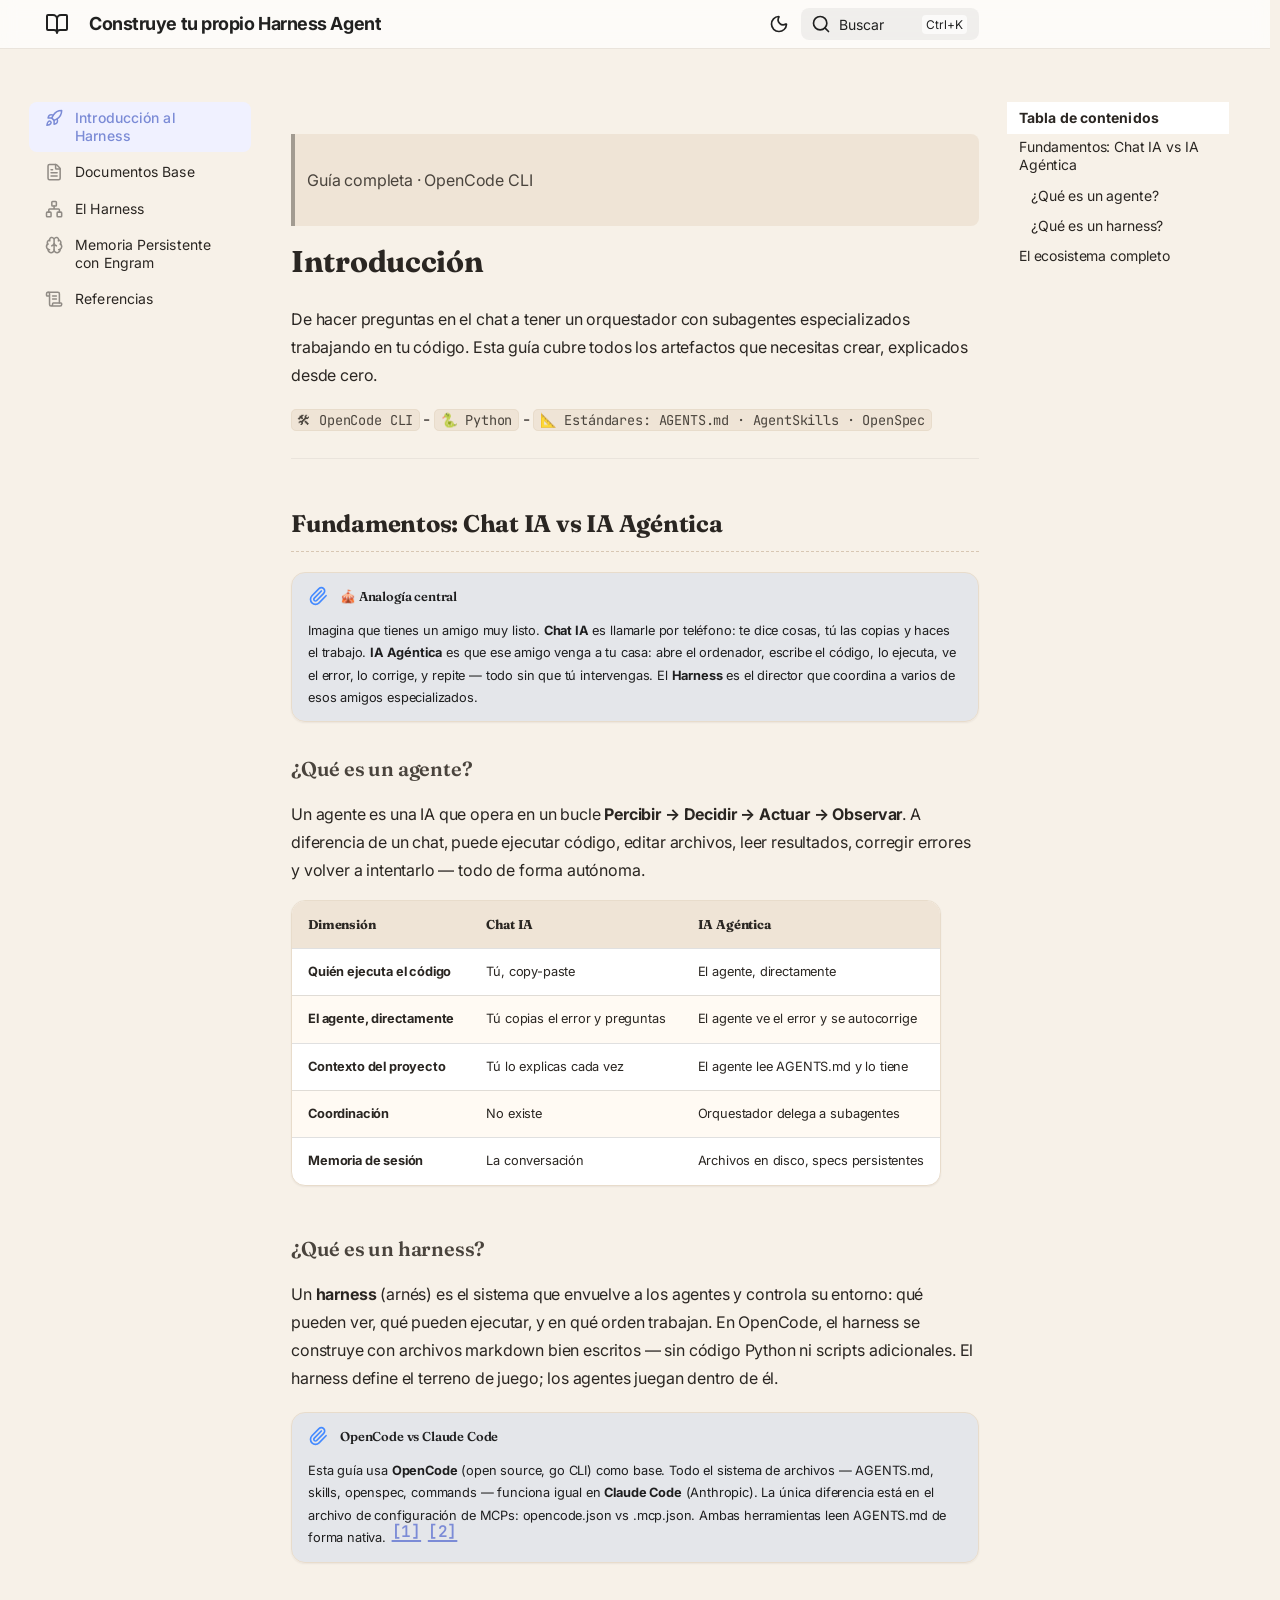
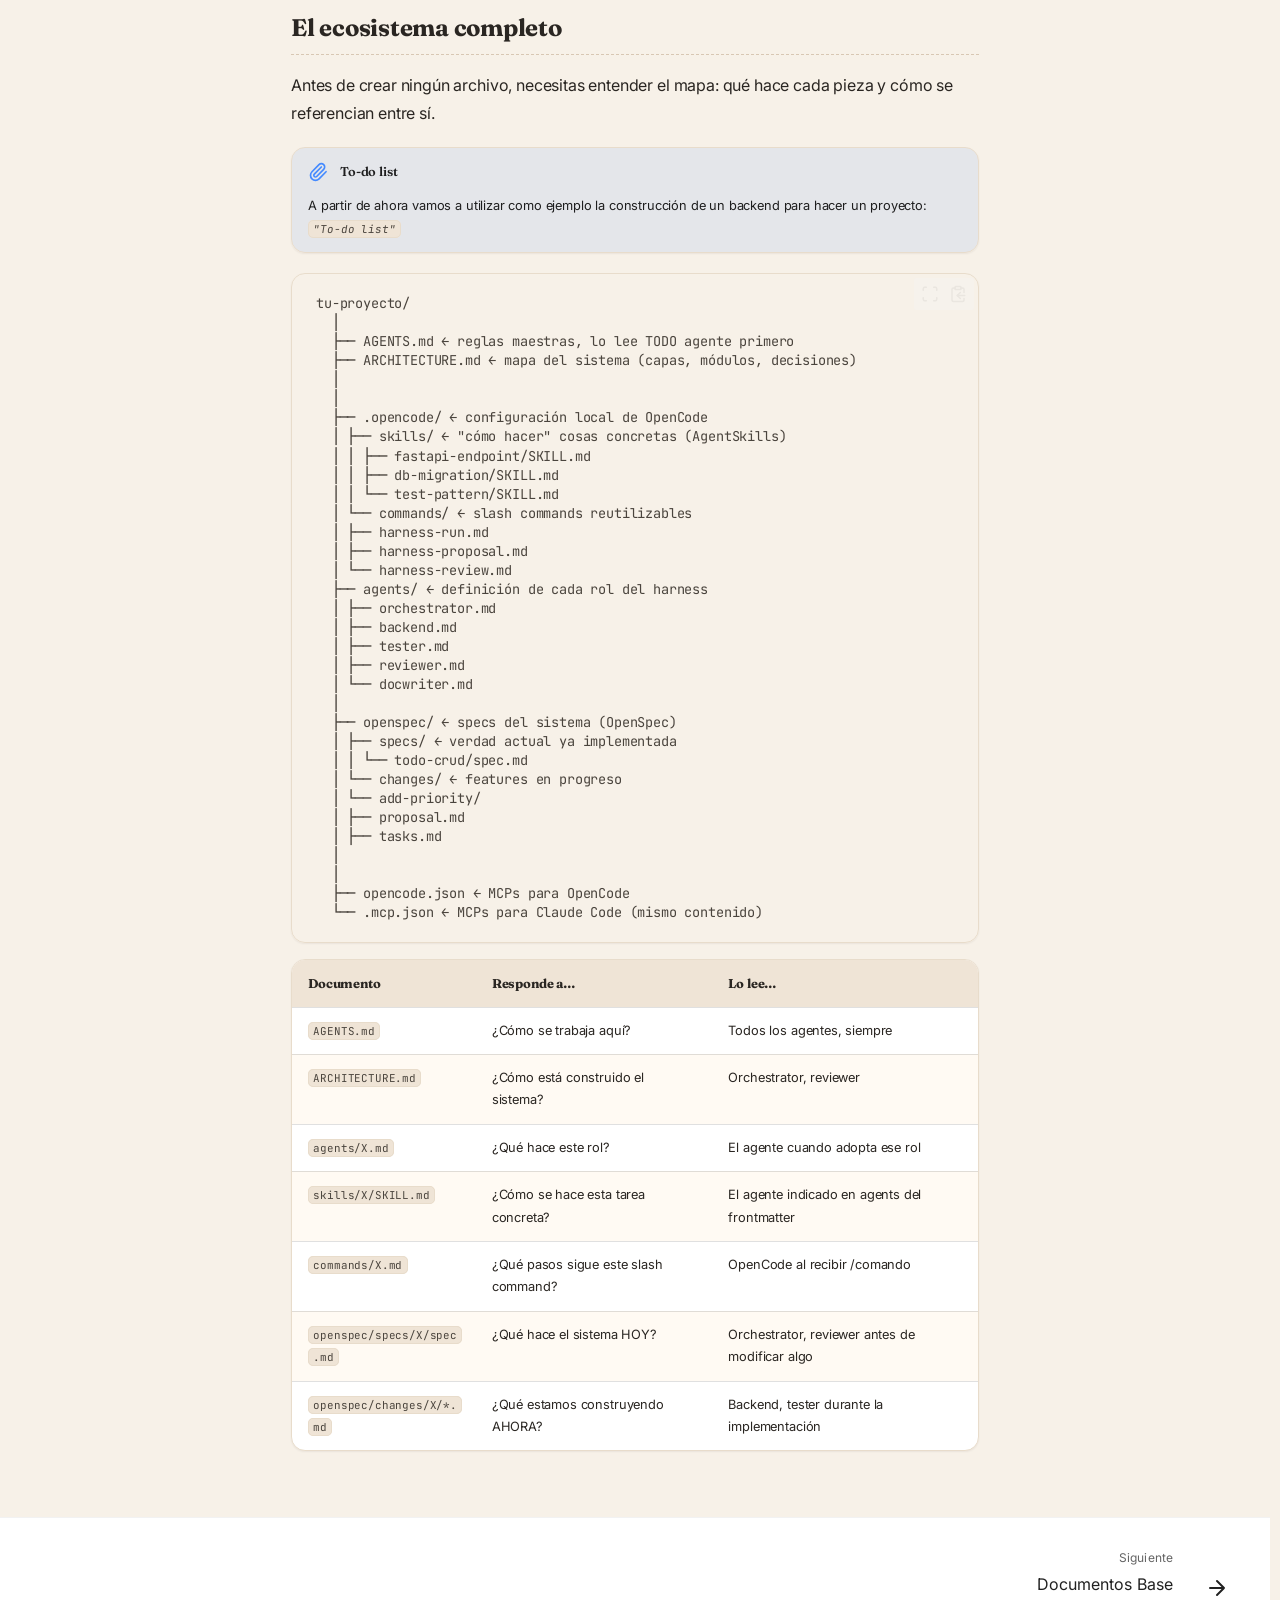
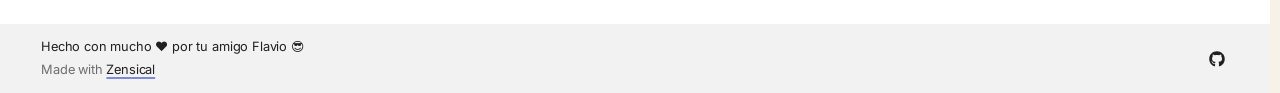
<file: site/index.html>
<!doctype html>
<html lang="es" class="no-js">
  <head>
    
      <meta charset="utf-8">
      <meta name="viewport" content="width=device-width,initial-scale=1">
      
        <meta name="description" content="Una guía práctica y didáctica para aprender a crear tu propio arnés de agente">
      
      
        <meta name="author" content="Flavio César Oria Pinto">
      
      
        <link rel="canonical" href="http://flaviooria.github.io/harness_agent_ia_tutorial/">
      
      
      
        <link rel="next" href="./base_docs/">
      
      
        
      
      
      <link rel="icon" href="./assets/images/favicon.png">
      <meta name="generator" content="zensical-0.0.46">
    
    
      
        <title>Introducción al Harness - Construye tu propio Harness Agent</title>
      
    
    
      
        
      
      <link rel="stylesheet" href="./assets/stylesheets/modern/main.19d3147f.min.css">
      
        
          
        
        <link rel="stylesheet" href="./assets/stylesheets/modern/palette.dfe2e883.min.css">
      
      


    
    
      
    
    
      
        
        
        <link rel="preconnect" href="https://fonts.gstatic.com" crossorigin>
        <link rel="stylesheet" href="https://fonts.googleapis.com/css?family=Inter:300,300i,400,400i,500,500i,700,700i%7CJetBrains+Mono:400,400i,700,700i&amp;display=fallback">
        <style>:root{--md-text-font:"Inter";--md-code-font:"JetBrains Mono"}</style>
      
    
    
      <link rel="stylesheet" href="./stylesheets/extra.css">
    
    <script>__md_scope=new URL(".",location),__md_scope.pathname.endsWith("/")||(__md_scope=new URL(__md_scope.pathname+"/",location)),__md_hash=e=>[...e].reduce(((e,t)=>(e<<5)-e+t.charCodeAt(0)),0),__md_get=(e,t=localStorage,_=__md_scope)=>JSON.parse(t.getItem(_.pathname+"."+e)),__md_set=(e,t,_=localStorage,a=__md_scope)=>{try{_.setItem(a.pathname+"."+e,JSON.stringify(t))}catch(e){}},document.documentElement.setAttribute("data-platform",navigator.platform)</script>
    
      

    
    
  </head>
  
  
    
    
      
    
    
    
    
    <body dir="ltr" data-md-color-scheme="default" data-md-color-primary="custom" data-md-color-accent="custom">
  
    
    <input class="md-toggle" data-md-toggle="drawer" type="checkbox" id="__drawer" autocomplete="off">
    <input class="md-toggle" data-md-toggle="search" type="checkbox" id="__search" autocomplete="off">
    <label class="md-overlay" for="__drawer" aria-label="Navegación"></label>
    <div data-md-component="skip">
      
        
        <a href="#introduccion" class="md-skip">
          Saltar a contenido
        </a>
      
    </div>
    <div data-md-component="announce">
      
    </div>
    
    
      

  

<header class="md-header md-header--shadow" data-md-component="header">
  <nav class="md-header__inner md-grid" aria-label="Cabecera">
    <a href="" title="Construye tu propio Harness Agent" class="md-header__button md-logo" aria-label="Construye tu propio Harness Agent" data-md-component="logo">
      
  
  <svg xmlns="http://www.w3.org/2000/svg" fill="none" stroke="currentColor" stroke-linecap="round" stroke-linejoin="round" stroke-width="2" class="lucide lucide-book-open" viewBox="0 0 24 24"><path d="M12 7v14M3 18a1 1 0 0 1-1-1V4a1 1 0 0 1 1-1h5a4 4 0 0 1 4 4 4 4 0 0 1 4-4h5a1 1 0 0 1 1 1v13a1 1 0 0 1-1 1h-6a3 3 0 0 0-3 3 3 3 0 0 0-3-3z"/></svg>

    </a>
    <label class="md-header__button md-icon" for="__drawer" aria-label="Navegación">
      
      <svg xmlns="http://www.w3.org/2000/svg" fill="none" stroke="currentColor" stroke-linecap="round" stroke-linejoin="round" stroke-width="2" class="lucide lucide-menu" viewBox="0 0 24 24"><path d="M4 5h16M4 12h16M4 19h16"/></svg>
    </label>
    <div class="md-header__title" data-md-component="header-title">
      <div class="md-header__ellipsis">
        <div class="md-header__topic">
          <span class="md-ellipsis">
            Construye tu propio Harness Agent
          </span>
        </div>
        <div class="md-header__topic" data-md-component="header-topic">
          <span class="md-ellipsis">
            
              Introducción al Harness
            
          </span>
        </div>
      </div>
    </div>
    
      
        <form class="md-header__option" data-md-component="palette">
  
    
    
    
    <input class="md-option" data-md-color-media="(prefers-color-scheme: light)" data-md-color-scheme="default" data-md-color-primary="custom" data-md-color-accent="custom"  aria-label="Cambiar a modo oscuro"  type="radio" name="__palette" id="__palette_0">
    
      <label class="md-header__button md-icon" title="Cambiar a modo oscuro" for="__palette_1" hidden>
        <svg xmlns="http://www.w3.org/2000/svg" fill="none" stroke="currentColor" stroke-linecap="round" stroke-linejoin="round" stroke-width="2" class="lucide lucide-moon" viewBox="0 0 24 24"><path d="M20.985 12.486a9 9 0 1 1-9.473-9.472c.405-.022.617.46.402.803a6 6 0 0 0 8.268 8.268c.344-.215.825-.004.803.401"/></svg>
      </label>
    
  
    
    
    
    <input class="md-option" data-md-color-media="(prefers-color-scheme: dark)" data-md-color-scheme="slate" data-md-color-primary="indigo" data-md-color-accent="indigo"  aria-label="Cambiar a modo claro"  type="radio" name="__palette" id="__palette_1">
    
      <label class="md-header__button md-icon" title="Cambiar a modo claro" for="__palette_0" hidden>
        <svg xmlns="http://www.w3.org/2000/svg" fill="none" stroke="currentColor" stroke-linecap="round" stroke-linejoin="round" stroke-width="2" class="lucide lucide-sun" viewBox="0 0 24 24"><circle cx="12" cy="12" r="4"/><path d="M12 2v2M12 20v2M4.93 4.93l1.41 1.41M17.66 17.66l1.41 1.41M2 12h2M20 12h2M6.34 17.66l-1.41 1.41M19.07 4.93l-1.41 1.41"/></svg>
      </label>
    
  
</form>
      
    
    
      <script>var palette=__md_get("__palette");if(palette&&palette.color){if("(prefers-color-scheme)"===palette.color.media){var media=matchMedia("(prefers-color-scheme: light)"),input=document.querySelector(media.matches?"[data-md-color-media='(prefers-color-scheme: light)']":"[data-md-color-media='(prefers-color-scheme: dark)']");palette.color.media=input.getAttribute("data-md-color-media"),palette.color.scheme=input.getAttribute("data-md-color-scheme"),palette.color.primary=input.getAttribute("data-md-color-primary"),palette.color.accent=input.getAttribute("data-md-color-accent")}for(var[key,value]of Object.entries(palette.color))document.body.setAttribute("data-md-color-"+key,value)}</script>
    
    
    
      
      
        <label class="md-header__button md-icon" for="__search" aria-label="Buscar">
          
          <svg xmlns="http://www.w3.org/2000/svg" fill="none" stroke="currentColor" stroke-linecap="round" stroke-linejoin="round" stroke-width="2" class="lucide lucide-search" viewBox="0 0 24 24"><path d="m21 21-4.34-4.34"/><circle cx="11" cy="11" r="8"/></svg>
        </label>
        <div class="md-search" data-md-component="search" role="dialog" aria-label="Buscar">
  <button type="button" class="md-search__button">
    Buscar
  </button>
</div>
      
    
    <div class="md-header__source">
      
    </div>
  </nav>
  
</header>
    
    <div class="md-container" data-md-component="container">
      
      
        
          
        
      
      <main class="md-main" data-md-component="main">
        <div class="md-main__inner md-grid">
          
            
              
              <div class="md-sidebar md-sidebar--primary" data-md-component="sidebar" data-md-type="navigation" >
                <div class="md-sidebar__scrollwrap">
                  <div class="md-sidebar__inner">
                    



<nav class="md-nav md-nav--primary" aria-label="Navegación" data-md-level="0">
  <label class="md-nav__title" for="__drawer">
    <a href="" title="Construye tu propio Harness Agent" class="md-nav__button md-logo" aria-label="Construye tu propio Harness Agent" data-md-component="logo">
      
  
  <svg xmlns="http://www.w3.org/2000/svg" fill="none" stroke="currentColor" stroke-linecap="round" stroke-linejoin="round" stroke-width="2" class="lucide lucide-book-open" viewBox="0 0 24 24"><path d="M12 7v14M3 18a1 1 0 0 1-1-1V4a1 1 0 0 1 1-1h5a4 4 0 0 1 4 4 4 4 0 0 1 4-4h5a1 1 0 0 1 1 1v13a1 1 0 0 1-1 1h-6a3 3 0 0 0-3 3 3 3 0 0 0-3-3z"/></svg>

    </a>
    Construye tu propio Harness Agent
  </label>
  
  <ul class="md-nav__list" data-md-scrollfix>
    
      
      
  
  
    
  
  
  
    <li class="md-nav__item md-nav__item--active">
      
      
      
      
        
      
      
        <label class="md-nav__link md-nav__link--active" for="__toc">
          
  
  
    <svg xmlns="http://www.w3.org/2000/svg" fill="none" stroke="currentColor" stroke-linecap="round" stroke-linejoin="round" stroke-width="2" class="lucide lucide-rocket" viewBox="0 0 24 24"><path d="M12 15v5s3.03-.55 4-2c1.08-1.62 0-5 0-5M4.5 16.5c-1.5 1.26-2 5-2 5s3.74-.5 5-2c.71-.84.7-2.13-.09-2.91a2.18 2.18 0 0 0-2.91-.09"/><path d="M9 12a22 22 0 0 1 2-3.95A12.88 12.88 0 0 1 22 2c0 2.72-.78 7.5-6 11a22.4 22.4 0 0 1-4 2z"/><path d="M9 12H4s.55-3.03 2-4c1.62-1.08 5 .05 5 .05"/></svg>
  
  <span class="md-ellipsis">
    
  
  Introducción al Harness

    
  </span>
  
  

          <span class="md-nav__icon md-icon"></span>
        </label>
      
      <a href="" class="md-nav__link md-nav__link--active">
        
  
  
    <svg xmlns="http://www.w3.org/2000/svg" fill="none" stroke="currentColor" stroke-linecap="round" stroke-linejoin="round" stroke-width="2" class="lucide lucide-rocket" viewBox="0 0 24 24"><path d="M12 15v5s3.03-.55 4-2c1.08-1.62 0-5 0-5M4.5 16.5c-1.5 1.26-2 5-2 5s3.74-.5 5-2c.71-.84.7-2.13-.09-2.91a2.18 2.18 0 0 0-2.91-.09"/><path d="M9 12a22 22 0 0 1 2-3.95A12.88 12.88 0 0 1 22 2c0 2.72-.78 7.5-6 11a22.4 22.4 0 0 1-4 2z"/><path d="M9 12H4s.55-3.03 2-4c1.62-1.08 5 .05 5 .05"/></svg>
  
  <span class="md-ellipsis">
    
  
  Introducción al Harness

    
  </span>
  
  

      </a>
      
        


<nav class="md-nav md-nav--secondary" aria-label="Tabla de contenidos">
  
  
  
    
  
  
    <label class="md-nav__title" for="__toc">
      <span class="md-nav__icon md-icon"></span>
      Tabla de contenidos
    </label>
    <ul class="md-nav__list" data-md-component="toc" data-md-scrollfix>
      
        <li class="md-nav__item">
  <a href="#fundamentos-chat-ia-vs-ia-agentica" class="md-nav__link">
    <span class="md-ellipsis">
      <span class="md-typeset">
        Fundamentos: Chat IA vs IA Agéntica
      </span>
    </span>
  </a>
  
    <nav class="md-nav" aria-label="Fundamentos: Chat IA vs IA Agéntica">
      <ul class="md-nav__list">
        
          <li class="md-nav__item">
  <a href="#que-es-un-agente" class="md-nav__link">
    <span class="md-ellipsis">
      <span class="md-typeset">
        ¿Qué es un agente?
      </span>
    </span>
  </a>
  
</li>
        
          <li class="md-nav__item">
  <a href="#que-es-un-harness" class="md-nav__link">
    <span class="md-ellipsis">
      <span class="md-typeset">
        ¿Qué es un harness?
      </span>
    </span>
  </a>
  
</li>
        
      </ul>
    </nav>
  
</li>
      
        <li class="md-nav__item">
  <a href="#el-ecosistema-completo" class="md-nav__link">
    <span class="md-ellipsis">
      <span class="md-typeset">
        El ecosistema completo
      </span>
    </span>
  </a>
  
</li>
      
    </ul>
  
</nav>
      
    </li>
  

    
      
      
  
  
  
  
    <li class="md-nav__item">
      <a href="./base_docs/" class="md-nav__link">
        
  
  
    <svg xmlns="http://www.w3.org/2000/svg" fill="none" stroke="currentColor" stroke-linecap="round" stroke-linejoin="round" stroke-width="2" class="lucide lucide-file-text" viewBox="0 0 24 24"><path d="M6 22a2 2 0 0 1-2-2V4a2 2 0 0 1 2-2h8a2.4 2.4 0 0 1 1.704.706l3.588 3.588A2.4 2.4 0 0 1 20 8v12a2 2 0 0 1-2 2z"/><path d="M14 2v5a1 1 0 0 0 1 1h5M10 9H8M16 13H8M16 17H8"/></svg>
  
  <span class="md-ellipsis">
    
  
  Documentos Base

    
  </span>
  
  

      </a>
    </li>
  

    
      
      
  
  
  
  
    <li class="md-nav__item">
      <a href="./harness/" class="md-nav__link">
        
  
  
    <svg xmlns="http://www.w3.org/2000/svg" fill="none" stroke="currentColor" stroke-linecap="round" stroke-linejoin="round" stroke-width="2" class="lucide lucide-network" viewBox="0 0 24 24"><rect width="6" height="6" x="16" y="16" rx="1"/><rect width="6" height="6" x="2" y="16" rx="1"/><rect width="6" height="6" x="9" y="2" rx="1"/><path d="M5 16v-3a1 1 0 0 1 1-1h12a1 1 0 0 1 1 1v3M12 12V8"/></svg>
  
  <span class="md-ellipsis">
    
  
  El Harness

    
  </span>
  
  

      </a>
    </li>
  

    
      
      
  
  
  
  
    <li class="md-nav__item">
      <a href="./engram/" class="md-nav__link">
        
  
  
    <svg xmlns="http://www.w3.org/2000/svg" fill="none" stroke="currentColor" stroke-linecap="round" stroke-linejoin="round" stroke-width="2" class="lucide lucide-brain" viewBox="0 0 24 24"><path d="M12 18V5M15 13a4.17 4.17 0 0 1-3-4 4.17 4.17 0 0 1-3 4M17.598 6.5A3 3 0 1 0 12 5a3 3 0 1 0-5.598 1.5"/><path d="M17.997 5.125a4 4 0 0 1 2.526 5.77"/><path d="M18 18a4 4 0 0 0 2-7.464"/><path d="M19.967 17.483A4 4 0 1 1 12 18a4 4 0 1 1-7.967-.517"/><path d="M6 18a4 4 0 0 1-2-7.464"/><path d="M6.003 5.125a4 4 0 0 0-2.526 5.77"/></svg>
  
  <span class="md-ellipsis">
    
  
  Memoria Persistente con Engram

    
  </span>
  
  

      </a>
    </li>
  

    
      
      
  
  
  
  
    <li class="md-nav__item">
      <a href="./references/" class="md-nav__link">
        
  
  
    <svg xmlns="http://www.w3.org/2000/svg" fill="none" stroke="currentColor" stroke-linecap="round" stroke-linejoin="round" stroke-width="2" class="lucide lucide-scroll-text" viewBox="0 0 24 24"><path d="M15 12h-5M15 8h-5M19 17V5a2 2 0 0 0-2-2H4"/><path d="M8 21h12a2 2 0 0 0 2-2v-1a1 1 0 0 0-1-1H11a1 1 0 0 0-1 1v1a2 2 0 1 1-4 0V5a2 2 0 1 0-4 0v2a1 1 0 0 0 1 1h3"/></svg>
  
  <span class="md-ellipsis">
    
  
  Referencias

    
  </span>
  
  

      </a>
    </li>
  

    
  </ul>
</nav>
                  </div>
                </div>
              </div>
            
            
              
              <div class="md-sidebar md-sidebar--secondary" data-md-component="sidebar" data-md-type="toc" >
                <div class="md-sidebar__scrollwrap">
                  
                    
                    
                    
                      
                    
                    
                      <input class="md-nav__toggle md-toggle" type="checkbox" id="__toc">
                      <div class="md-sidebar-button__wrapper">
                        <label class="md-sidebar-button" for="__toc"></label>
                      </div>
                    
                  
                  <div class="md-sidebar__inner">
                    


<nav class="md-nav md-nav--secondary" aria-label="Tabla de contenidos">
  
  
  
    
  
  
    <label class="md-nav__title" for="__toc">
      <span class="md-nav__icon md-icon"></span>
      Tabla de contenidos
    </label>
    <ul class="md-nav__list" data-md-component="toc" data-md-scrollfix>
      
        <li class="md-nav__item">
  <a href="#fundamentos-chat-ia-vs-ia-agentica" class="md-nav__link">
    <span class="md-ellipsis">
      <span class="md-typeset">
        Fundamentos: Chat IA vs IA Agéntica
      </span>
    </span>
  </a>
  
    <nav class="md-nav" aria-label="Fundamentos: Chat IA vs IA Agéntica">
      <ul class="md-nav__list">
        
          <li class="md-nav__item">
  <a href="#que-es-un-agente" class="md-nav__link">
    <span class="md-ellipsis">
      <span class="md-typeset">
        ¿Qué es un agente?
      </span>
    </span>
  </a>
  
</li>
        
          <li class="md-nav__item">
  <a href="#que-es-un-harness" class="md-nav__link">
    <span class="md-ellipsis">
      <span class="md-typeset">
        ¿Qué es un harness?
      </span>
    </span>
  </a>
  
</li>
        
      </ul>
    </nav>
  
</li>
      
        <li class="md-nav__item">
  <a href="#el-ecosistema-completo" class="md-nav__link">
    <span class="md-ellipsis">
      <span class="md-typeset">
        El ecosistema completo
      </span>
    </span>
  </a>
  
</li>
      
    </ul>
  
</nav>
                  </div>
                </div>
              </div>
            
          
          
            <div class="md-content" data-md-component="content">
              
                



  


              
              <article class="md-content__inner md-typeset">
                
                  

<blockquote>
<p>Guía completa · OpenCode CLI</p>
</blockquote>
<h1 id="introduccion">Introducción<a class="headerlink" href="#introduccion" title="Permanent link">&para;</a></h1>
<p>De hacer preguntas en el chat a tener un orquestador con subagentes especializados trabajando en tu código.
Esta guía cubre todos los artefactos que necesitas crear, explicados desde cero.</p>
<p><code>🛠 OpenCode CLI</code> - <code>🐍 Python</code> - <code>📐 Estándares: AGENTS.md · AgentSkills · OpenSpec</code></p>
<hr />
<h2 id="fundamentos-chat-ia-vs-ia-agentica">Fundamentos: Chat IA vs IA Agéntica<a class="headerlink" href="#fundamentos-chat-ia-vs-ia-agentica" title="Permanent link">&para;</a></h2>
<div class="admonition note">
<p class="admonition-title">🎪 Analogía central</p>
<p>Imagina que tienes un amigo muy listo. <strong>Chat IA</strong> es llamarle por teléfono: te dice cosas, tú las copias y haces el trabajo. <strong>IA Agéntica</strong> es que ese amigo venga a tu casa: abre el ordenador, escribe el código, lo ejecuta, ve el error, lo corrige, y repite — todo sin que tú intervengas. El <strong>Harness</strong> es el director que coordina a varios de esos amigos especializados.</p>
</div>
<h3 id="que-es-un-agente">¿Qué es un agente?<a class="headerlink" href="#que-es-un-agente" title="Permanent link">&para;</a></h3>
<p>Un agente es una IA que opera en un bucle <strong>Percibir → Decidir → Actuar → Observar</strong>. A diferencia de un chat, puede ejecutar código, editar archivos, leer resultados, corregir errores y volver a intentarlo — todo de forma autónoma.</p>
<table>
<thead>
<tr>
<th>Dimensión</th>
<th>Chat IA</th>
<th>IA Agéntica</th>
</tr>
</thead>
<tbody>
<tr>
<td><strong>Quién ejecuta el código</strong></td>
<td>Tú, copy-paste</td>
<td>El agente, directamente</td>
</tr>
<tr>
<td><strong>El agente, directamente</strong></td>
<td>Tú copias el error y preguntas</td>
<td>El agente ve el error y se autocorrige</td>
</tr>
<tr>
<td><strong>Contexto del proyecto</strong></td>
<td>Tú lo explicas cada vez</td>
<td>El agente lee AGENTS.md y lo tiene</td>
</tr>
<tr>
<td><strong>Coordinación</strong></td>
<td>No existe</td>
<td>Orquestador delega a subagentes</td>
</tr>
<tr>
<td><strong>Memoria de sesión</strong></td>
<td>La conversación</td>
<td>Archivos en disco, specs persistentes</td>
</tr>
</tbody>
</table>
<h3 id="que-es-un-harness">¿Qué es un harness?<a class="headerlink" href="#que-es-un-harness" title="Permanent link">&para;</a></h3>
<p>Un <strong>harness</strong> (arnés) es el sistema que envuelve a los agentes y controla su entorno: qué pueden ver, qué pueden ejecutar, y en qué orden trabajan. En OpenCode, el harness se construye con archivos markdown bien escritos — sin código Python ni scripts adicionales. El harness define el terreno de juego; los agentes juegan dentro de él.</p>
<div class="admonition note">
<p class="admonition-title">OpenCode vs Claude Code</p>
<p>Esta guía usa <strong>OpenCode</strong> (open source, go CLI) como base. Todo el sistema de archivos — AGENTS.md, skills, openspec, commands — funciona igual en <strong>Claude Code</strong> (Anthropic). La única diferencia está en el archivo de configuración de MCPs: opencode.json vs .mcp.json. Ambas herramientas leen AGENTS.md de forma nativa. <sup><a href="references/#ref1">[1]</a></sup> <sup><a href="references/#ref2">[2]</a></sup></p>
</div>
<h2 id="el-ecosistema-completo">El ecosistema completo<a class="headerlink" href="#el-ecosistema-completo" title="Permanent link">&para;</a></h2>
<p>Antes de crear ningún archivo, necesitas entender el mapa: qué hace cada pieza y cómo se referencian entre sí.</p>
<div class="admonition note">
<p class="admonition-title">To-do list</p>
<p>A partir de ahora vamos a utilizar como ejemplo la construcción de un backend para hacer un proyecto: <em><code>"To-do list"</code></em></p>
</div>
<div class="language-text highlight"><pre><span></span><code><span id="__span-0-1"><a id="__codelineno-0-1" name="__codelineno-0-1" href="#__codelineno-0-1"></a>tu-proyecto/
</span><span id="__span-0-2"><a id="__codelineno-0-2" name="__codelineno-0-2" href="#__codelineno-0-2"></a>  │
</span><span id="__span-0-3"><a id="__codelineno-0-3" name="__codelineno-0-3" href="#__codelineno-0-3"></a>  ├── AGENTS.md ← reglas maestras, lo lee TODO agente primero
</span><span id="__span-0-4"><a id="__codelineno-0-4" name="__codelineno-0-4" href="#__codelineno-0-4"></a>  ├── ARCHITECTURE.md ← mapa del sistema (capas, módulos, decisiones)
</span><span id="__span-0-5"><a id="__codelineno-0-5" name="__codelineno-0-5" href="#__codelineno-0-5"></a>  │
</span><span id="__span-0-6"><a id="__codelineno-0-6" name="__codelineno-0-6" href="#__codelineno-0-6"></a>  │
</span><span id="__span-0-7"><a id="__codelineno-0-7" name="__codelineno-0-7" href="#__codelineno-0-7"></a>  ├── .opencode/ ← configuración local de OpenCode
</span><span id="__span-0-8"><a id="__codelineno-0-8" name="__codelineno-0-8" href="#__codelineno-0-8"></a>  │ ├── skills/ ← &quot;cómo hacer&quot; cosas concretas (AgentSkills)
</span><span id="__span-0-9"><a id="__codelineno-0-9" name="__codelineno-0-9" href="#__codelineno-0-9"></a>  │ │ ├── fastapi-endpoint/SKILL.md
</span><span id="__span-0-10"><a id="__codelineno-0-10" name="__codelineno-0-10" href="#__codelineno-0-10"></a>  │ │ ├── db-migration/SKILL.md
</span><span id="__span-0-11"><a id="__codelineno-0-11" name="__codelineno-0-11" href="#__codelineno-0-11"></a>  │ │ └── test-pattern/SKILL.md
</span><span id="__span-0-12"><a id="__codelineno-0-12" name="__codelineno-0-12" href="#__codelineno-0-12"></a>  │ └── commands/ ← slash commands reutilizables
</span><span id="__span-0-13"><a id="__codelineno-0-13" name="__codelineno-0-13" href="#__codelineno-0-13"></a>  │ ├── harness-run.md
</span><span id="__span-0-14"><a id="__codelineno-0-14" name="__codelineno-0-14" href="#__codelineno-0-14"></a>  │ ├── harness-proposal.md
</span><span id="__span-0-15"><a id="__codelineno-0-15" name="__codelineno-0-15" href="#__codelineno-0-15"></a>  │ └── harness-review.md
</span><span id="__span-0-16"><a id="__codelineno-0-16" name="__codelineno-0-16" href="#__codelineno-0-16"></a>  ├── agents/ ← definición de cada rol del harness
</span><span id="__span-0-17"><a id="__codelineno-0-17" name="__codelineno-0-17" href="#__codelineno-0-17"></a>  │ ├── orchestrator.md
</span><span id="__span-0-18"><a id="__codelineno-0-18" name="__codelineno-0-18" href="#__codelineno-0-18"></a>  │ ├── backend.md
</span><span id="__span-0-19"><a id="__codelineno-0-19" name="__codelineno-0-19" href="#__codelineno-0-19"></a>  │ ├── tester.md
</span><span id="__span-0-20"><a id="__codelineno-0-20" name="__codelineno-0-20" href="#__codelineno-0-20"></a>  │ ├── reviewer.md
</span><span id="__span-0-21"><a id="__codelineno-0-21" name="__codelineno-0-21" href="#__codelineno-0-21"></a>  │ └── docwriter.md
</span><span id="__span-0-22"><a id="__codelineno-0-22" name="__codelineno-0-22" href="#__codelineno-0-22"></a>  │
</span><span id="__span-0-23"><a id="__codelineno-0-23" name="__codelineno-0-23" href="#__codelineno-0-23"></a>  ├── openspec/ ← specs del sistema (OpenSpec)
</span><span id="__span-0-24"><a id="__codelineno-0-24" name="__codelineno-0-24" href="#__codelineno-0-24"></a>  │ ├── specs/ ← verdad actual ya implementada
</span><span id="__span-0-25"><a id="__codelineno-0-25" name="__codelineno-0-25" href="#__codelineno-0-25"></a>  │ │ └── todo-crud/spec.md
</span><span id="__span-0-26"><a id="__codelineno-0-26" name="__codelineno-0-26" href="#__codelineno-0-26"></a>  │ └── changes/ ← features en progreso
</span><span id="__span-0-27"><a id="__codelineno-0-27" name="__codelineno-0-27" href="#__codelineno-0-27"></a>  │ └── add-priority/
</span><span id="__span-0-28"><a id="__codelineno-0-28" name="__codelineno-0-28" href="#__codelineno-0-28"></a>  │ ├── proposal.md
</span><span id="__span-0-29"><a id="__codelineno-0-29" name="__codelineno-0-29" href="#__codelineno-0-29"></a>  │ ├── tasks.md
</span><span id="__span-0-30"><a id="__codelineno-0-30" name="__codelineno-0-30" href="#__codelineno-0-30"></a>  │
</span><span id="__span-0-31"><a id="__codelineno-0-31" name="__codelineno-0-31" href="#__codelineno-0-31"></a>  │
</span><span id="__span-0-32"><a id="__codelineno-0-32" name="__codelineno-0-32" href="#__codelineno-0-32"></a>  ├── opencode.json ← MCPs para OpenCode
</span><span id="__span-0-33"><a id="__codelineno-0-33" name="__codelineno-0-33" href="#__codelineno-0-33"></a>  └── .mcp.json ← MCPs para Claude Code (mismo contenido)
</span></code></pre></div>
<table>
<thead>
<tr>
<th>Documento</th>
<th>Responde a…</th>
<th>Lo lee…</th>
</tr>
</thead>
<tbody>
<tr>
<td><code>AGENTS.md</code></td>
<td>¿Cómo se trabaja aquí?</td>
<td>Todos los agentes, siempre</td>
</tr>
<tr>
<td><code>ARCHITECTURE.md</code></td>
<td>¿Cómo está construido el sistema?</td>
<td>Orchestrator, reviewer</td>
</tr>
<tr>
<td><code>agents/X.md</code></td>
<td>¿Qué hace este rol?</td>
<td>El agente cuando adopta ese rol</td>
</tr>
<tr>
<td><code>skills/X/SKILL.md</code></td>
<td>¿Cómo se hace esta tarea concreta?</td>
<td>El agente indicado en agents del frontmatter</td>
</tr>
<tr>
<td><code>commands/X.md</code></td>
<td>¿Qué pasos sigue este slash command?</td>
<td>OpenCode al recibir /comando</td>
</tr>
<tr>
<td><code>openspec/specs/X/spec.md</code></td>
<td>¿Qué hace el sistema HOY?</td>
<td>Orchestrator, reviewer antes de modificar algo</td>
</tr>
<tr>
<td><code>openspec/changes/X/*.md</code></td>
<td>¿Qué estamos construyendo AHORA?</td>
<td>Backend, tester durante la implementación</td>
</tr>
</tbody>
</table>









  
  






                
              </article>
            </div>
          
          
  <script>var tabs=__md_get("__tabs");if(Array.isArray(tabs))e:for(var set of document.querySelectorAll(".tabbed-set")){var labels=set.querySelector(".tabbed-labels");for(var tab of tabs)for(var label of labels.getElementsByTagName("label"))if(label.innerText.trim()===tab){var input=document.getElementById(label.htmlFor);input.checked=!0;continue e}}</script>

<script>var target=document.getElementById(location.hash.slice(1));target&&target.name&&(target.checked=target.name.startsWith("__tabbed_"))</script>
        </div>
        
          <button type="button" class="md-top md-icon" data-md-component="top" hidden>
  
  <svg xmlns="http://www.w3.org/2000/svg" fill="none" stroke="currentColor" stroke-linecap="round" stroke-linejoin="round" stroke-width="2" class="lucide lucide-circle-arrow-up" viewBox="0 0 24 24"><circle cx="12" cy="12" r="10"/><path d="m16 12-4-4-4 4M12 16V8"/></svg>
  Volver al principio
</button>
        
      </main>
      
        <footer class="md-footer">
  
    
      
      <nav class="md-footer__inner md-grid" aria-label="Pie" >
        
        
          
          <a href="./base_docs/" class="md-footer__link md-footer__link--next" aria-label="Siguiente: Documentos Base">
            <div class="md-footer__title">
              <span class="md-footer__direction">
                Siguiente
              </span>
              <div class="md-ellipsis">
                Documentos Base
              </div>
            </div>
            <div class="md-footer__button md-icon">
              
              <svg xmlns="http://www.w3.org/2000/svg" fill="none" stroke="currentColor" stroke-linecap="round" stroke-linejoin="round" stroke-width="2" class="lucide lucide-arrow-right" viewBox="0 0 24 24"><path d="M5 12h14M12 5l7 7-7 7"/></svg>
            </div>
          </a>
        
      </nav>
    
  
  <div class="md-footer-meta md-typeset">
    <div class="md-footer-meta__inner md-grid">
      <div class="md-copyright">
  
    <div class="md-copyright__highlight">
      Hecho con mucho ❤️ por tu amigo Flavio 😎

    </div>
  
  
    Made with
    <a href="https://zensical.org/" target="_blank" rel="noopener">
      Zensical
    </a>
  
</div>
      
        
<div class="md-social">
  
    
    
    
    
      
      
    
    <a href="https://github.com/flaviooria/harness_agent_ia_tutorial" target="_blank" rel="noopener" title="github.com" class="md-social__link">
      <svg xmlns="http://www.w3.org/2000/svg" viewBox="0 0 512 512"><!--! Font Awesome Free 7.2.0 by @fontawesome - https://fontawesome.com License - https://fontawesome.com/license/free (Icons: CC BY 4.0, Fonts: SIL OFL 1.1, Code: MIT License) Copyright 2026 Fonticons, Inc.--><path fill="currentColor" d="M173.9 397.4c0 2-2.3 3.6-5.2 3.6-3.3.3-5.6-1.3-5.6-3.6 0-2 2.3-3.6 5.2-3.6 3-.3 5.6 1.3 5.6 3.6m-31.1-4.5c-.7 2 1.3 4.3 4.3 4.9 2.6 1 5.6 0 6.2-2s-1.3-4.3-4.3-5.2c-2.6-.7-5.5.3-6.2 2.3m44.2-1.7c-2.9.7-4.9 2.6-4.6 4.9.3 2 2.9 3.3 5.9 2.6 2.9-.7 4.9-2.6 4.6-4.6-.3-1.9-3-3.2-5.9-2.9M252.8 8C114.1 8 8 113.3 8 252c0 110.9 69.8 205.8 169.5 239.2 12.8 2.3 17.3-5.6 17.3-12.1 0-6.2-.3-40.4-.3-61.4 0 0-70 15-84.7-29.8 0 0-11.4-29.1-27.8-36.6 0 0-22.9-15.7 1.6-15.4 0 0 24.9 2 38.6 25.8 21.9 38.6 58.6 27.5 72.9 20.9 2.3-16 8.8-27.1 16-33.7-55.9-6.2-112.3-14.3-112.3-110.5 0-27.5 7.6-41.3 23.6-58.9-2.6-6.5-11.1-33.3 2.6-67.9 20.9-6.5 69 27 69 27 20-5.6 41.5-8.5 62.8-8.5s42.8 2.9 62.8 8.5c0 0 48.1-33.6 69-27 13.7 34.7 5.2 61.4 2.6 67.9 16 17.7 25.8 31.5 25.8 58.9 0 96.5-58.9 104.2-114.8 110.5 9.2 7.9 17 22.9 17 46.4 0 33.7-.3 75.4-.3 83.6 0 6.5 4.6 14.4 17.3 12.1C436.2 457.8 504 362.9 504 252 504 113.3 391.5 8 252.8 8M105.2 352.9c-1.3 1-1 3.3.7 5.2 1.6 1.6 3.9 2.3 5.2 1 1.3-1 1-3.3-.7-5.2-1.6-1.6-3.9-2.3-5.2-1m-10.8-8.1c-.7 1.3.3 2.9 2.3 3.9 1.6 1 3.6.7 4.3-.7.7-1.3-.3-2.9-2.3-3.9-2-.6-3.6-.3-4.3.7m32.4 35.6c-1.6 1.3-1 4.3 1.3 6.2 2.3 2.3 5.2 2.6 6.5 1 1.3-1.3.7-4.3-1.3-6.2-2.2-2.3-5.2-2.6-6.5-1m-11.4-14.7c-1.6 1-1.6 3.6 0 5.9s4.3 3.3 5.6 2.3c1.6-1.3 1.6-3.9 0-6.2-1.4-2.3-4-3.3-5.6-2"/></svg>
    </a>
  
</div>
      
    </div>
  </div>
</footer>
      
    </div>
    <div class="md-dialog" data-md-component="dialog">
      <div class="md-dialog__inner md-typeset"></div>
    </div>
    
    
    
      
      
      <script id="__config" type="application/json">{"annotate":null,"base":".","features":["announce.dismiss","content.code.annotate","content.code.copy","content.code.select","content.footnote.tooltips","content.tabs.link","content.tooltips","navigation.footer","navigation.indexes","navigation.instant","navigation.instant.prefetch","navigation.path","navigation.sections","navigation.top","navigation.tracking","search.highlight"],"search":"./assets/javascripts/workers/search.b6b7e04f.min.js","tags":null,"translations":{"clipboard.copied":"Copiado al portapapeles","clipboard.copy":"Copiar al portapapeles","search.result.more.one":"1 más en esta página","search.result.more.other":"# más en esta página","search.result.none":"No se encontraron documentos","search.result.one":"1 documento encontrado","search.result.other":"# documentos encontrados","search.result.placeholder":"Teclee para comenzar búsqueda","search.result.term.missing":"Falta","select.version":"Seleccionar versión"},"version":null}</script>
    
    
      <script src="./assets/javascripts/bundle.ee611ef6.min.js"></script>
      
    
  </body>
</html>
</file>
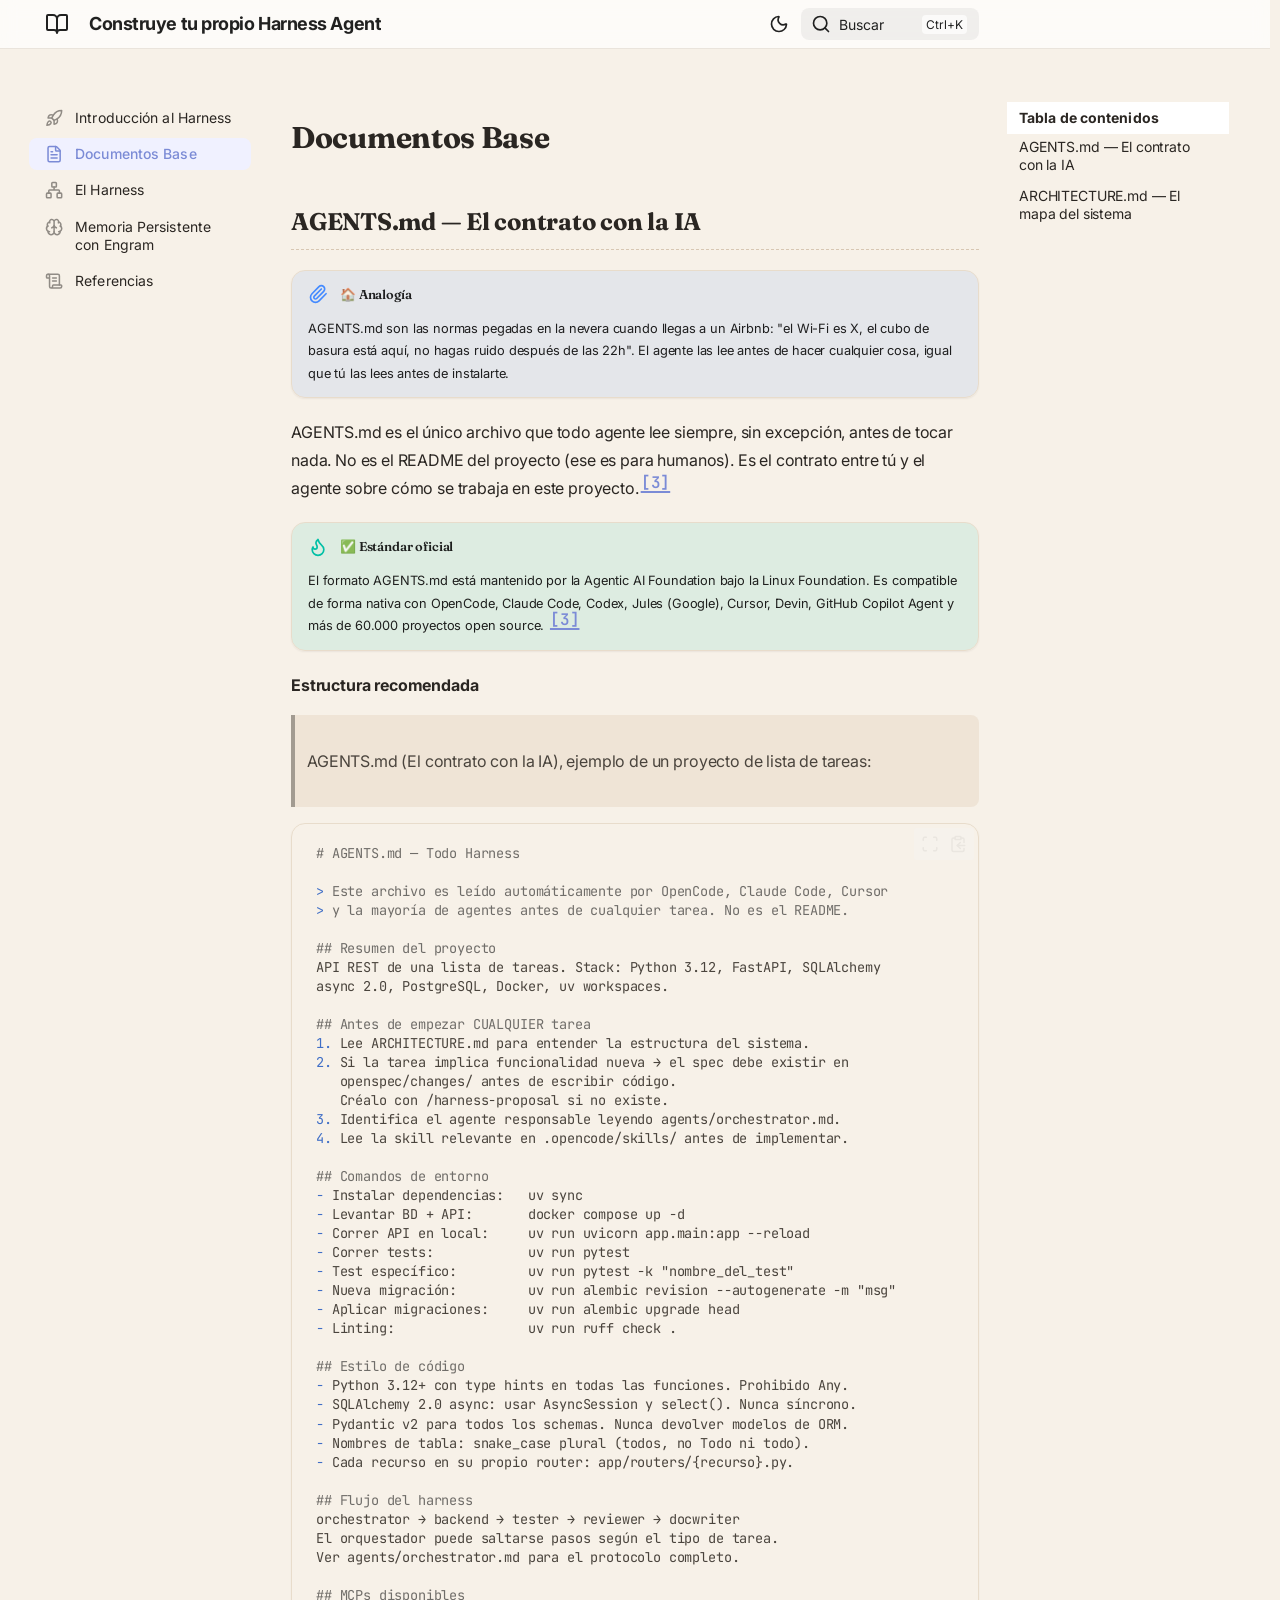
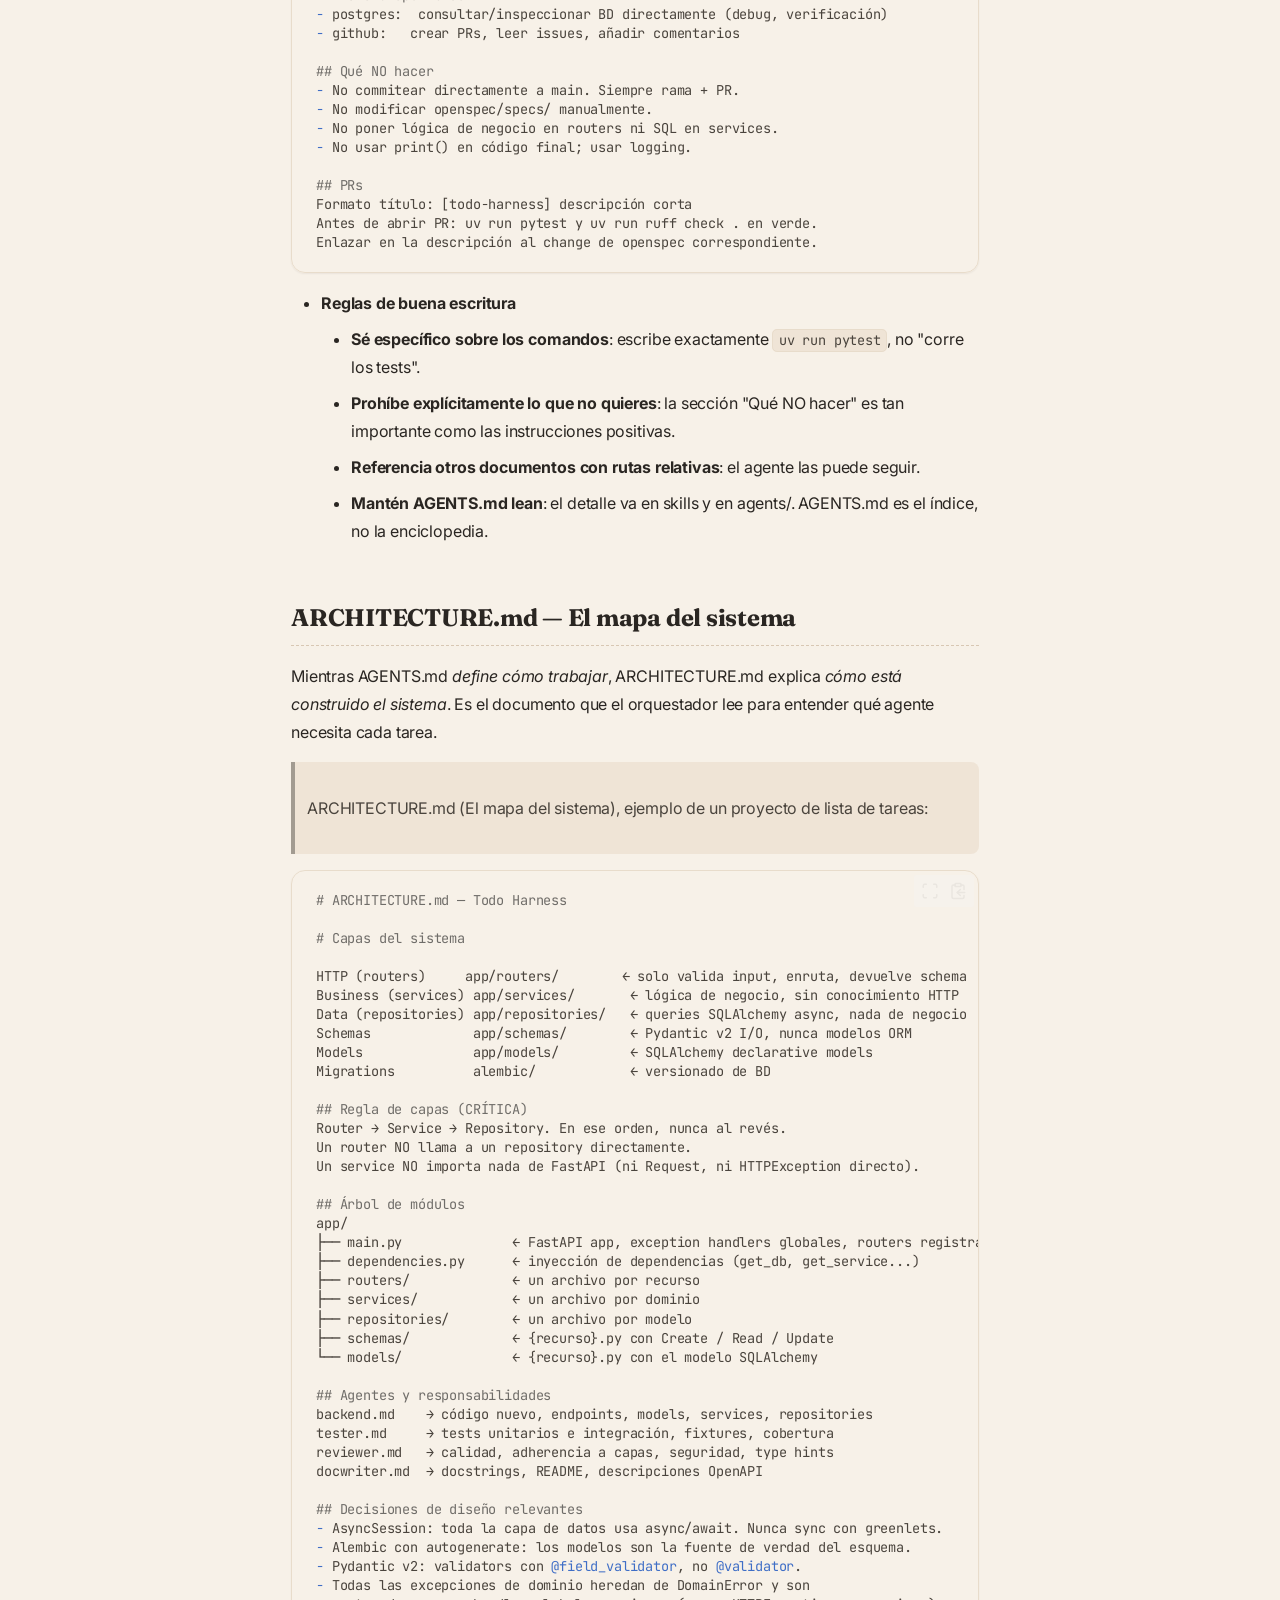
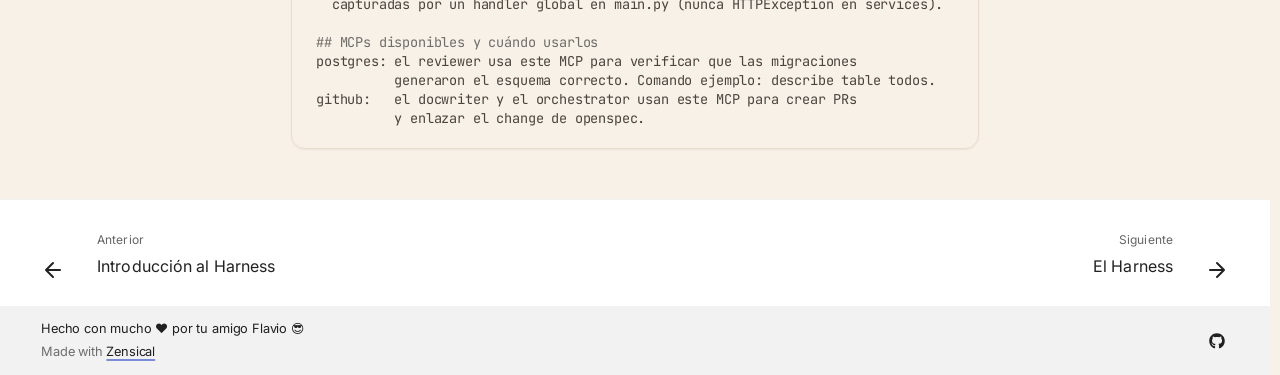
<file: site/base_docs/index.html>
<!doctype html>
<html lang="es" class="no-js">
  <head>
    
      <meta charset="utf-8">
      <meta name="viewport" content="width=device-width,initial-scale=1">
      
        <meta name="description" content="Una guía práctica y didáctica para aprender a crear tu propio arnés de agente">
      
      
        <meta name="author" content="Flavio César Oria Pinto">
      
      
        <link rel="canonical" href="http://flaviooria.github.io/harness_agent_ia_tutorial/base_docs/">
      
      
        <link rel="prev" href="./..">
      
      
        <link rel="next" href="../harness/">
      
      
        
      
      
      <link rel="icon" href="../assets/images/favicon.png">
      <meta name="generator" content="zensical-0.0.46">
    
    
      
        <title>Documentos Base - Construye tu propio Harness Agent</title>
      
    
    
      
        
      
      <link rel="stylesheet" href="../assets/stylesheets/modern/main.19d3147f.min.css">
      
        
          
        
        <link rel="stylesheet" href="../assets/stylesheets/modern/palette.dfe2e883.min.css">
      
      


    
    
      
    
    
      
        
        
        <link rel="preconnect" href="https://fonts.gstatic.com" crossorigin>
        <link rel="stylesheet" href="https://fonts.googleapis.com/css?family=Inter:300,300i,400,400i,500,500i,700,700i%7CJetBrains+Mono:400,400i,700,700i&amp;display=fallback">
        <style>:root{--md-text-font:"Inter";--md-code-font:"JetBrains Mono"}</style>
      
    
    
      <link rel="stylesheet" href="../stylesheets/extra.css">
    
    <script>__md_scope=new URL("..",location),__md_scope.pathname.endsWith("/")||(__md_scope=new URL(__md_scope.pathname+"/",location)),__md_hash=e=>[...e].reduce(((e,t)=>(e<<5)-e+t.charCodeAt(0)),0),__md_get=(e,t=localStorage,_=__md_scope)=>JSON.parse(t.getItem(_.pathname+"."+e)),__md_set=(e,t,_=localStorage,a=__md_scope)=>{try{_.setItem(a.pathname+"."+e,JSON.stringify(t))}catch(e){}},document.documentElement.setAttribute("data-platform",navigator.platform)</script>
    
      

    
    
  </head>
  
  
    
    
      
    
    
    
    
    <body dir="ltr" data-md-color-scheme="default" data-md-color-primary="custom" data-md-color-accent="custom">
  
    
    <input class="md-toggle" data-md-toggle="drawer" type="checkbox" id="__drawer" autocomplete="off">
    <input class="md-toggle" data-md-toggle="search" type="checkbox" id="__search" autocomplete="off">
    <label class="md-overlay" for="__drawer" aria-label="Navegación"></label>
    <div data-md-component="skip">
      
        
        <a href="#agentsmd-el-contrato-con-la-ia" class="md-skip">
          Saltar a contenido
        </a>
      
    </div>
    <div data-md-component="announce">
      
    </div>
    
    
      

  

<header class="md-header md-header--shadow" data-md-component="header">
  <nav class="md-header__inner md-grid" aria-label="Cabecera">
    <a href="./.." title="Construye tu propio Harness Agent" class="md-header__button md-logo" aria-label="Construye tu propio Harness Agent" data-md-component="logo">
      
  
  <svg xmlns="http://www.w3.org/2000/svg" fill="none" stroke="currentColor" stroke-linecap="round" stroke-linejoin="round" stroke-width="2" class="lucide lucide-book-open" viewBox="0 0 24 24"><path d="M12 7v14M3 18a1 1 0 0 1-1-1V4a1 1 0 0 1 1-1h5a4 4 0 0 1 4 4 4 4 0 0 1 4-4h5a1 1 0 0 1 1 1v13a1 1 0 0 1-1 1h-6a3 3 0 0 0-3 3 3 3 0 0 0-3-3z"/></svg>

    </a>
    <label class="md-header__button md-icon" for="__drawer" aria-label="Navegación">
      
      <svg xmlns="http://www.w3.org/2000/svg" fill="none" stroke="currentColor" stroke-linecap="round" stroke-linejoin="round" stroke-width="2" class="lucide lucide-menu" viewBox="0 0 24 24"><path d="M4 5h16M4 12h16M4 19h16"/></svg>
    </label>
    <div class="md-header__title" data-md-component="header-title">
      <div class="md-header__ellipsis">
        <div class="md-header__topic">
          <span class="md-ellipsis">
            Construye tu propio Harness Agent
          </span>
        </div>
        <div class="md-header__topic" data-md-component="header-topic">
          <span class="md-ellipsis">
            
              Documentos Base
            
          </span>
        </div>
      </div>
    </div>
    
      
        <form class="md-header__option" data-md-component="palette">
  
    
    
    
    <input class="md-option" data-md-color-media="(prefers-color-scheme: light)" data-md-color-scheme="default" data-md-color-primary="custom" data-md-color-accent="custom"  aria-label="Cambiar a modo oscuro"  type="radio" name="__palette" id="__palette_0">
    
      <label class="md-header__button md-icon" title="Cambiar a modo oscuro" for="__palette_1" hidden>
        <svg xmlns="http://www.w3.org/2000/svg" fill="none" stroke="currentColor" stroke-linecap="round" stroke-linejoin="round" stroke-width="2" class="lucide lucide-moon" viewBox="0 0 24 24"><path d="M20.985 12.486a9 9 0 1 1-9.473-9.472c.405-.022.617.46.402.803a6 6 0 0 0 8.268 8.268c.344-.215.825-.004.803.401"/></svg>
      </label>
    
  
    
    
    
    <input class="md-option" data-md-color-media="(prefers-color-scheme: dark)" data-md-color-scheme="slate" data-md-color-primary="indigo" data-md-color-accent="indigo"  aria-label="Cambiar a modo claro"  type="radio" name="__palette" id="__palette_1">
    
      <label class="md-header__button md-icon" title="Cambiar a modo claro" for="__palette_0" hidden>
        <svg xmlns="http://www.w3.org/2000/svg" fill="none" stroke="currentColor" stroke-linecap="round" stroke-linejoin="round" stroke-width="2" class="lucide lucide-sun" viewBox="0 0 24 24"><circle cx="12" cy="12" r="4"/><path d="M12 2v2M12 20v2M4.93 4.93l1.41 1.41M17.66 17.66l1.41 1.41M2 12h2M20 12h2M6.34 17.66l-1.41 1.41M19.07 4.93l-1.41 1.41"/></svg>
      </label>
    
  
</form>
      
    
    
      <script>var palette=__md_get("__palette");if(palette&&palette.color){if("(prefers-color-scheme)"===palette.color.media){var media=matchMedia("(prefers-color-scheme: light)"),input=document.querySelector(media.matches?"[data-md-color-media='(prefers-color-scheme: light)']":"[data-md-color-media='(prefers-color-scheme: dark)']");palette.color.media=input.getAttribute("data-md-color-media"),palette.color.scheme=input.getAttribute("data-md-color-scheme"),palette.color.primary=input.getAttribute("data-md-color-primary"),palette.color.accent=input.getAttribute("data-md-color-accent")}for(var[key,value]of Object.entries(palette.color))document.body.setAttribute("data-md-color-"+key,value)}</script>
    
    
    
      
      
        <label class="md-header__button md-icon" for="__search" aria-label="Buscar">
          
          <svg xmlns="http://www.w3.org/2000/svg" fill="none" stroke="currentColor" stroke-linecap="round" stroke-linejoin="round" stroke-width="2" class="lucide lucide-search" viewBox="0 0 24 24"><path d="m21 21-4.34-4.34"/><circle cx="11" cy="11" r="8"/></svg>
        </label>
        <div class="md-search" data-md-component="search" role="dialog" aria-label="Buscar">
  <button type="button" class="md-search__button">
    Buscar
  </button>
</div>
      
    
    <div class="md-header__source">
      
    </div>
  </nav>
  
</header>
    
    <div class="md-container" data-md-component="container">
      
      
        
          
        
      
      <main class="md-main" data-md-component="main">
        <div class="md-main__inner md-grid">
          
            
              
              <div class="md-sidebar md-sidebar--primary" data-md-component="sidebar" data-md-type="navigation" >
                <div class="md-sidebar__scrollwrap">
                  <div class="md-sidebar__inner">
                    



<nav class="md-nav md-nav--primary" aria-label="Navegación" data-md-level="0">
  <label class="md-nav__title" for="__drawer">
    <a href="./.." title="Construye tu propio Harness Agent" class="md-nav__button md-logo" aria-label="Construye tu propio Harness Agent" data-md-component="logo">
      
  
  <svg xmlns="http://www.w3.org/2000/svg" fill="none" stroke="currentColor" stroke-linecap="round" stroke-linejoin="round" stroke-width="2" class="lucide lucide-book-open" viewBox="0 0 24 24"><path d="M12 7v14M3 18a1 1 0 0 1-1-1V4a1 1 0 0 1 1-1h5a4 4 0 0 1 4 4 4 4 0 0 1 4-4h5a1 1 0 0 1 1 1v13a1 1 0 0 1-1 1h-6a3 3 0 0 0-3 3 3 3 0 0 0-3-3z"/></svg>

    </a>
    Construye tu propio Harness Agent
  </label>
  
  <ul class="md-nav__list" data-md-scrollfix>
    
      
      
  
  
  
  
    <li class="md-nav__item">
      <a href="./.." class="md-nav__link">
        
  
  
    <svg xmlns="http://www.w3.org/2000/svg" fill="none" stroke="currentColor" stroke-linecap="round" stroke-linejoin="round" stroke-width="2" class="lucide lucide-rocket" viewBox="0 0 24 24"><path d="M12 15v5s3.03-.55 4-2c1.08-1.62 0-5 0-5M4.5 16.5c-1.5 1.26-2 5-2 5s3.74-.5 5-2c.71-.84.7-2.13-.09-2.91a2.18 2.18 0 0 0-2.91-.09"/><path d="M9 12a22 22 0 0 1 2-3.95A12.88 12.88 0 0 1 22 2c0 2.72-.78 7.5-6 11a22.4 22.4 0 0 1-4 2z"/><path d="M9 12H4s.55-3.03 2-4c1.62-1.08 5 .05 5 .05"/></svg>
  
  <span class="md-ellipsis">
    
  
  Introducción al Harness

    
  </span>
  
  

      </a>
    </li>
  

    
      
      
  
  
    
  
  
  
    <li class="md-nav__item md-nav__item--active">
      
      
      
      
      
        <label class="md-nav__link md-nav__link--active" for="__toc">
          
  
  
    <svg xmlns="http://www.w3.org/2000/svg" fill="none" stroke="currentColor" stroke-linecap="round" stroke-linejoin="round" stroke-width="2" class="lucide lucide-file-text" viewBox="0 0 24 24"><path d="M6 22a2 2 0 0 1-2-2V4a2 2 0 0 1 2-2h8a2.4 2.4 0 0 1 1.704.706l3.588 3.588A2.4 2.4 0 0 1 20 8v12a2 2 0 0 1-2 2z"/><path d="M14 2v5a1 1 0 0 0 1 1h5M10 9H8M16 13H8M16 17H8"/></svg>
  
  <span class="md-ellipsis">
    
  
  Documentos Base

    
  </span>
  
  

          <span class="md-nav__icon md-icon"></span>
        </label>
      
      <a href="././" class="md-nav__link md-nav__link--active">
        
  
  
    <svg xmlns="http://www.w3.org/2000/svg" fill="none" stroke="currentColor" stroke-linecap="round" stroke-linejoin="round" stroke-width="2" class="lucide lucide-file-text" viewBox="0 0 24 24"><path d="M6 22a2 2 0 0 1-2-2V4a2 2 0 0 1 2-2h8a2.4 2.4 0 0 1 1.704.706l3.588 3.588A2.4 2.4 0 0 1 20 8v12a2 2 0 0 1-2 2z"/><path d="M14 2v5a1 1 0 0 0 1 1h5M10 9H8M16 13H8M16 17H8"/></svg>
  
  <span class="md-ellipsis">
    
  
  Documentos Base

    
  </span>
  
  

      </a>
      
        


<nav class="md-nav md-nav--secondary" aria-label="Tabla de contenidos">
  
  
  
  
    <label class="md-nav__title" for="__toc">
      <span class="md-nav__icon md-icon"></span>
      Tabla de contenidos
    </label>
    <ul class="md-nav__list" data-md-component="toc" data-md-scrollfix>
      
        <li class="md-nav__item">
  <a href="#agentsmd-el-contrato-con-la-ia" class="md-nav__link">
    <span class="md-ellipsis">
      <span class="md-typeset">
        AGENTS.md — El contrato con la IA
      </span>
    </span>
  </a>
  
</li>
      
        <li class="md-nav__item">
  <a href="#architecturemd-el-mapa-del-sistema" class="md-nav__link">
    <span class="md-ellipsis">
      <span class="md-typeset">
        ARCHITECTURE.md — El mapa del sistema
      </span>
    </span>
  </a>
  
</li>
      
    </ul>
  
</nav>
      
    </li>
  

    
      
      
  
  
  
  
    <li class="md-nav__item">
      <a href="../harness/" class="md-nav__link">
        
  
  
    <svg xmlns="http://www.w3.org/2000/svg" fill="none" stroke="currentColor" stroke-linecap="round" stroke-linejoin="round" stroke-width="2" class="lucide lucide-network" viewBox="0 0 24 24"><rect width="6" height="6" x="16" y="16" rx="1"/><rect width="6" height="6" x="2" y="16" rx="1"/><rect width="6" height="6" x="9" y="2" rx="1"/><path d="M5 16v-3a1 1 0 0 1 1-1h12a1 1 0 0 1 1 1v3M12 12V8"/></svg>
  
  <span class="md-ellipsis">
    
  
  El Harness

    
  </span>
  
  

      </a>
    </li>
  

    
      
      
  
  
  
  
    <li class="md-nav__item">
      <a href="../engram/" class="md-nav__link">
        
  
  
    <svg xmlns="http://www.w3.org/2000/svg" fill="none" stroke="currentColor" stroke-linecap="round" stroke-linejoin="round" stroke-width="2" class="lucide lucide-brain" viewBox="0 0 24 24"><path d="M12 18V5M15 13a4.17 4.17 0 0 1-3-4 4.17 4.17 0 0 1-3 4M17.598 6.5A3 3 0 1 0 12 5a3 3 0 1 0-5.598 1.5"/><path d="M17.997 5.125a4 4 0 0 1 2.526 5.77"/><path d="M18 18a4 4 0 0 0 2-7.464"/><path d="M19.967 17.483A4 4 0 1 1 12 18a4 4 0 1 1-7.967-.517"/><path d="M6 18a4 4 0 0 1-2-7.464"/><path d="M6.003 5.125a4 4 0 0 0-2.526 5.77"/></svg>
  
  <span class="md-ellipsis">
    
  
  Memoria Persistente con Engram

    
  </span>
  
  

      </a>
    </li>
  

    
      
      
  
  
  
  
    <li class="md-nav__item">
      <a href="../references/" class="md-nav__link">
        
  
  
    <svg xmlns="http://www.w3.org/2000/svg" fill="none" stroke="currentColor" stroke-linecap="round" stroke-linejoin="round" stroke-width="2" class="lucide lucide-scroll-text" viewBox="0 0 24 24"><path d="M15 12h-5M15 8h-5M19 17V5a2 2 0 0 0-2-2H4"/><path d="M8 21h12a2 2 0 0 0 2-2v-1a1 1 0 0 0-1-1H11a1 1 0 0 0-1 1v1a2 2 0 1 1-4 0V5a2 2 0 1 0-4 0v2a1 1 0 0 0 1 1h3"/></svg>
  
  <span class="md-ellipsis">
    
  
  Referencias

    
  </span>
  
  

      </a>
    </li>
  

    
  </ul>
</nav>
                  </div>
                </div>
              </div>
            
            
              
              <div class="md-sidebar md-sidebar--secondary" data-md-component="sidebar" data-md-type="toc" >
                <div class="md-sidebar__scrollwrap">
                  
                    
                    
                    
                    
                      <input class="md-nav__toggle md-toggle" type="checkbox" id="__toc">
                      <div class="md-sidebar-button__wrapper">
                        <label class="md-sidebar-button" for="__toc"></label>
                      </div>
                    
                  
                  <div class="md-sidebar__inner">
                    


<nav class="md-nav md-nav--secondary" aria-label="Tabla de contenidos">
  
  
  
  
    <label class="md-nav__title" for="__toc">
      <span class="md-nav__icon md-icon"></span>
      Tabla de contenidos
    </label>
    <ul class="md-nav__list" data-md-component="toc" data-md-scrollfix>
      
        <li class="md-nav__item">
  <a href="#agentsmd-el-contrato-con-la-ia" class="md-nav__link">
    <span class="md-ellipsis">
      <span class="md-typeset">
        AGENTS.md — El contrato con la IA
      </span>
    </span>
  </a>
  
</li>
      
        <li class="md-nav__item">
  <a href="#architecturemd-el-mapa-del-sistema" class="md-nav__link">
    <span class="md-ellipsis">
      <span class="md-typeset">
        ARCHITECTURE.md — El mapa del sistema
      </span>
    </span>
  </a>
  
</li>
      
    </ul>
  
</nav>
                  </div>
                </div>
              </div>
            
          
          
            <div class="md-content" data-md-component="content">
              
                



  


              
              <article class="md-content__inner md-typeset">
                
                  

  <h1 id="__skip">Documentos Base</h1>

<h2 id="agentsmd-el-contrato-con-la-ia">AGENTS.md — El contrato con la IA<a class="headerlink" href="#agentsmd-el-contrato-con-la-ia" title="Permanent link">&para;</a></h2>
<div class="admonition note">
<p class="admonition-title">🏠 Analogía</p>
<p>AGENTS.md son las normas pegadas en la nevera cuando llegas a un Airbnb: "el Wi-Fi es X, el cubo de basura está aquí, no hagas ruido después de las 22h". El agente las lee antes de hacer cualquier cosa, igual que tú las lees antes de instalarte.</p>
</div>
<p>AGENTS.md es el único archivo que todo agente lee siempre, sin excepción, antes de tocar nada. No es el README del proyecto (ese es para humanos). Es el contrato entre tú y el agente sobre cómo se trabaja en este proyecto.<sup><a href="../references/#ref3">[3]</a></sup></p>
<div class="admonition tip">
<p class="admonition-title">✅ Estándar oficial</p>
<p>El formato AGENTS.md está mantenido por la Agentic AI Foundation bajo la Linux Foundation. Es compatible de forma nativa con OpenCode, Claude Code, Codex, Jules (Google), Cursor, Devin, GitHub Copilot Agent y más de 60.000 proyectos open source. <sup><a href="../references/#ref3">[3]</a></sup></p>
</div>
<p><strong>Estructura recomendada</strong></p>
<blockquote>
<p>AGENTS.md (El contrato con la IA), ejemplo de un proyecto de lista de tareas:</p>
</blockquote>
<div class="language-markdown highlight"><pre><span></span><code><span id="__span-0-1"><a id="__codelineno-0-1" name="__codelineno-0-1" href="#__codelineno-0-1"></a><span class="gh"># AGENTS.md — Todo Harness</span>
</span><span id="__span-0-2"><a id="__codelineno-0-2" name="__codelineno-0-2" href="#__codelineno-0-2"></a>
</span><span id="__span-0-3"><a id="__codelineno-0-3" name="__codelineno-0-3" href="#__codelineno-0-3"></a><span class="k">&gt; </span><span class="ge">Este archivo es leído automáticamente por OpenCode, Claude Code, Cursor</span>
</span><span id="__span-0-4"><a id="__codelineno-0-4" name="__codelineno-0-4" href="#__codelineno-0-4"></a><span class="k">&gt; </span><span class="ge">y la mayoría de agentes antes de cualquier tarea. No es el README.</span>
</span><span id="__span-0-5"><a id="__codelineno-0-5" name="__codelineno-0-5" href="#__codelineno-0-5"></a>
</span><span id="__span-0-6"><a id="__codelineno-0-6" name="__codelineno-0-6" href="#__codelineno-0-6"></a><span class="gu">## Resumen del proyecto</span>
</span><span id="__span-0-7"><a id="__codelineno-0-7" name="__codelineno-0-7" href="#__codelineno-0-7"></a>API REST de una lista de tareas. Stack: Python 3.12, FastAPI, SQLAlchemy
</span><span id="__span-0-8"><a id="__codelineno-0-8" name="__codelineno-0-8" href="#__codelineno-0-8"></a>async 2.0, PostgreSQL, Docker, uv workspaces.
</span><span id="__span-0-9"><a id="__codelineno-0-9" name="__codelineno-0-9" href="#__codelineno-0-9"></a>
</span><span id="__span-0-10"><a id="__codelineno-0-10" name="__codelineno-0-10" href="#__codelineno-0-10"></a><span class="gu">## Antes de empezar CUALQUIER tarea</span>
</span><span id="__span-0-11"><a id="__codelineno-0-11" name="__codelineno-0-11" href="#__codelineno-0-11"></a><span class="k">1.</span> Lee ARCHITECTURE.md para entender la estructura del sistema.
</span><span id="__span-0-12"><a id="__codelineno-0-12" name="__codelineno-0-12" href="#__codelineno-0-12"></a><span class="k">2.</span> Si la tarea implica funcionalidad nueva → el spec debe existir en
</span><span id="__span-0-13"><a id="__codelineno-0-13" name="__codelineno-0-13" href="#__codelineno-0-13"></a>   openspec/changes/ antes de escribir código.
</span><span id="__span-0-14"><a id="__codelineno-0-14" name="__codelineno-0-14" href="#__codelineno-0-14"></a>   Créalo con /harness-proposal si no existe.
</span><span id="__span-0-15"><a id="__codelineno-0-15" name="__codelineno-0-15" href="#__codelineno-0-15"></a><span class="k">3.</span> Identifica el agente responsable leyendo agents/orchestrator.md.
</span><span id="__span-0-16"><a id="__codelineno-0-16" name="__codelineno-0-16" href="#__codelineno-0-16"></a><span class="k">4.</span> Lee la skill relevante en .opencode/skills/ antes de implementar.
</span><span id="__span-0-17"><a id="__codelineno-0-17" name="__codelineno-0-17" href="#__codelineno-0-17"></a>
</span><span id="__span-0-18"><a id="__codelineno-0-18" name="__codelineno-0-18" href="#__codelineno-0-18"></a><span class="gu">## Comandos de entorno</span>
</span><span id="__span-0-19"><a id="__codelineno-0-19" name="__codelineno-0-19" href="#__codelineno-0-19"></a><span class="k">-</span><span class="w"> </span>Instalar dependencias:   uv sync
</span><span id="__span-0-20"><a id="__codelineno-0-20" name="__codelineno-0-20" href="#__codelineno-0-20"></a><span class="k">-</span><span class="w"> </span>Levantar BD + API:       docker compose up -d
</span><span id="__span-0-21"><a id="__codelineno-0-21" name="__codelineno-0-21" href="#__codelineno-0-21"></a><span class="k">-</span><span class="w"> </span>Correr API en local:     uv run uvicorn app.main:app --reload
</span><span id="__span-0-22"><a id="__codelineno-0-22" name="__codelineno-0-22" href="#__codelineno-0-22"></a><span class="k">-</span><span class="w"> </span>Correr tests:            uv run pytest
</span><span id="__span-0-23"><a id="__codelineno-0-23" name="__codelineno-0-23" href="#__codelineno-0-23"></a><span class="k">-</span><span class="w"> </span>Test específico:         uv run pytest -k &quot;nombre_del_test&quot;
</span><span id="__span-0-24"><a id="__codelineno-0-24" name="__codelineno-0-24" href="#__codelineno-0-24"></a><span class="k">-</span><span class="w"> </span>Nueva migración:         uv run alembic revision --autogenerate -m &quot;msg&quot;
</span><span id="__span-0-25"><a id="__codelineno-0-25" name="__codelineno-0-25" href="#__codelineno-0-25"></a><span class="k">-</span><span class="w"> </span>Aplicar migraciones:     uv run alembic upgrade head
</span><span id="__span-0-26"><a id="__codelineno-0-26" name="__codelineno-0-26" href="#__codelineno-0-26"></a><span class="k">-</span><span class="w"> </span>Linting:                 uv run ruff check .
</span><span id="__span-0-27"><a id="__codelineno-0-27" name="__codelineno-0-27" href="#__codelineno-0-27"></a>
</span><span id="__span-0-28"><a id="__codelineno-0-28" name="__codelineno-0-28" href="#__codelineno-0-28"></a><span class="gu">## Estilo de código</span>
</span><span id="__span-0-29"><a id="__codelineno-0-29" name="__codelineno-0-29" href="#__codelineno-0-29"></a><span class="k">-</span><span class="w"> </span>Python 3.12+ con type hints en todas las funciones. Prohibido Any.
</span><span id="__span-0-30"><a id="__codelineno-0-30" name="__codelineno-0-30" href="#__codelineno-0-30"></a><span class="k">-</span><span class="w"> </span>SQLAlchemy 2.0 async: usar AsyncSession y select(). Nunca síncrono.
</span><span id="__span-0-31"><a id="__codelineno-0-31" name="__codelineno-0-31" href="#__codelineno-0-31"></a><span class="k">-</span><span class="w"> </span>Pydantic v2 para todos los schemas. Nunca devolver modelos de ORM.
</span><span id="__span-0-32"><a id="__codelineno-0-32" name="__codelineno-0-32" href="#__codelineno-0-32"></a><span class="k">-</span><span class="w"> </span>Nombres de tabla: snake_case plural (todos, no Todo ni todo).
</span><span id="__span-0-33"><a id="__codelineno-0-33" name="__codelineno-0-33" href="#__codelineno-0-33"></a><span class="k">-</span><span class="w"> </span>Cada recurso en su propio router: app/routers/{recurso}.py.
</span><span id="__span-0-34"><a id="__codelineno-0-34" name="__codelineno-0-34" href="#__codelineno-0-34"></a>
</span><span id="__span-0-35"><a id="__codelineno-0-35" name="__codelineno-0-35" href="#__codelineno-0-35"></a><span class="gu">## Flujo del harness</span>
</span><span id="__span-0-36"><a id="__codelineno-0-36" name="__codelineno-0-36" href="#__codelineno-0-36"></a>orchestrator → backend → tester → reviewer → docwriter
</span><span id="__span-0-37"><a id="__codelineno-0-37" name="__codelineno-0-37" href="#__codelineno-0-37"></a>El orquestador puede saltarse pasos según el tipo de tarea.
</span><span id="__span-0-38"><a id="__codelineno-0-38" name="__codelineno-0-38" href="#__codelineno-0-38"></a>Ver agents/orchestrator.md para el protocolo completo.
</span><span id="__span-0-39"><a id="__codelineno-0-39" name="__codelineno-0-39" href="#__codelineno-0-39"></a>
</span><span id="__span-0-40"><a id="__codelineno-0-40" name="__codelineno-0-40" href="#__codelineno-0-40"></a><span class="gu">## MCPs disponibles</span>
</span><span id="__span-0-41"><a id="__codelineno-0-41" name="__codelineno-0-41" href="#__codelineno-0-41"></a><span class="k">-</span><span class="w"> </span>postgres:  consultar/inspeccionar BD directamente (debug, verificación)
</span><span id="__span-0-42"><a id="__codelineno-0-42" name="__codelineno-0-42" href="#__codelineno-0-42"></a><span class="k">-</span><span class="w"> </span>github:   crear PRs, leer issues, añadir comentarios
</span><span id="__span-0-43"><a id="__codelineno-0-43" name="__codelineno-0-43" href="#__codelineno-0-43"></a>
</span><span id="__span-0-44"><a id="__codelineno-0-44" name="__codelineno-0-44" href="#__codelineno-0-44"></a><span class="gu">## Qué NO hacer</span>
</span><span id="__span-0-45"><a id="__codelineno-0-45" name="__codelineno-0-45" href="#__codelineno-0-45"></a><span class="k">-</span><span class="w"> </span>No commitear directamente a main. Siempre rama + PR.
</span><span id="__span-0-46"><a id="__codelineno-0-46" name="__codelineno-0-46" href="#__codelineno-0-46"></a><span class="k">-</span><span class="w"> </span>No modificar openspec/specs/ manualmente.
</span><span id="__span-0-47"><a id="__codelineno-0-47" name="__codelineno-0-47" href="#__codelineno-0-47"></a><span class="k">-</span><span class="w"> </span>No poner lógica de negocio en routers ni SQL en services.
</span><span id="__span-0-48"><a id="__codelineno-0-48" name="__codelineno-0-48" href="#__codelineno-0-48"></a><span class="k">-</span><span class="w"> </span>No usar print() en código final; usar logging.
</span><span id="__span-0-49"><a id="__codelineno-0-49" name="__codelineno-0-49" href="#__codelineno-0-49"></a>
</span><span id="__span-0-50"><a id="__codelineno-0-50" name="__codelineno-0-50" href="#__codelineno-0-50"></a><span class="gu">## PRs</span>
</span><span id="__span-0-51"><a id="__codelineno-0-51" name="__codelineno-0-51" href="#__codelineno-0-51"></a>Formato título: [todo-harness] descripción corta
</span><span id="__span-0-52"><a id="__codelineno-0-52" name="__codelineno-0-52" href="#__codelineno-0-52"></a>Antes de abrir PR: uv run pytest y uv run ruff check . en verde.
</span><span id="__span-0-53"><a id="__codelineno-0-53" name="__codelineno-0-53" href="#__codelineno-0-53"></a>Enlazar en la descripción al change de openspec correspondiente.
</span></code></pre></div>
<ul>
<li><strong>Reglas de buena escritura</strong><ul>
<li><strong>Sé específico sobre los comandos</strong>: escribe exactamente <code>uv run pytest</code>, no "corre los tests".</li>
<li><strong>Prohíbe explícitamente lo que no quieres</strong>: la sección "Qué NO hacer" es tan importante como las instrucciones positivas.</li>
<li><strong>Referencia otros documentos con rutas relativas</strong>: el agente las puede seguir.</li>
<li><strong>Mantén AGENTS.md lean</strong>: el detalle va en skills y en agents/. AGENTS.md es el índice, no la enciclopedia.</li>
</ul>
</li>
</ul>
<h2 id="architecturemd-el-mapa-del-sistema">ARCHITECTURE.md — El mapa del sistema<a class="headerlink" href="#architecturemd-el-mapa-del-sistema" title="Permanent link">&para;</a></h2>
<p>Mientras AGENTS.md <em>define cómo trabajar</em>, ARCHITECTURE.md explica <em>cómo está construido el sistema</em>. Es el documento que el orquestador lee para entender qué agente necesita cada tarea.</p>
<blockquote>
<p>ARCHITECTURE.md (El mapa del sistema), ejemplo de un proyecto de lista de tareas:</p>
</blockquote>
<div class="language-markdown highlight"><pre><span></span><code><span id="__span-1-1"><a id="__codelineno-1-1" name="__codelineno-1-1" href="#__codelineno-1-1"></a><span class="gh"># ARCHITECTURE.md — Todo Harness</span>
</span><span id="__span-1-2"><a id="__codelineno-1-2" name="__codelineno-1-2" href="#__codelineno-1-2"></a>
</span><span id="__span-1-3"><a id="__codelineno-1-3" name="__codelineno-1-3" href="#__codelineno-1-3"></a><span class="gh"># Capas del sistema</span>
</span><span id="__span-1-4"><a id="__codelineno-1-4" name="__codelineno-1-4" href="#__codelineno-1-4"></a>
</span><span id="__span-1-5"><a id="__codelineno-1-5" name="__codelineno-1-5" href="#__codelineno-1-5"></a>HTTP (routers)     app/routers/        ← solo valida input, enruta, devuelve schema
</span><span id="__span-1-6"><a id="__codelineno-1-6" name="__codelineno-1-6" href="#__codelineno-1-6"></a>Business (services) app/services/       ← lógica de negocio, sin conocimiento HTTP
</span><span id="__span-1-7"><a id="__codelineno-1-7" name="__codelineno-1-7" href="#__codelineno-1-7"></a>Data (repositories) app/repositories/   ← queries SQLAlchemy async, nada de negocio
</span><span id="__span-1-8"><a id="__codelineno-1-8" name="__codelineno-1-8" href="#__codelineno-1-8"></a>Schemas             app/schemas/        ← Pydantic v2 I/O, nunca modelos ORM
</span><span id="__span-1-9"><a id="__codelineno-1-9" name="__codelineno-1-9" href="#__codelineno-1-9"></a>Models              app/models/         ← SQLAlchemy declarative models
</span><span id="__span-1-10"><a id="__codelineno-1-10" name="__codelineno-1-10" href="#__codelineno-1-10"></a>Migrations          alembic/            ← versionado de BD
</span><span id="__span-1-11"><a id="__codelineno-1-11" name="__codelineno-1-11" href="#__codelineno-1-11"></a>
</span><span id="__span-1-12"><a id="__codelineno-1-12" name="__codelineno-1-12" href="#__codelineno-1-12"></a><span class="gu">## Regla de capas (CRÍTICA)</span>
</span><span id="__span-1-13"><a id="__codelineno-1-13" name="__codelineno-1-13" href="#__codelineno-1-13"></a>Router → Service → Repository. En ese orden, nunca al revés.
</span><span id="__span-1-14"><a id="__codelineno-1-14" name="__codelineno-1-14" href="#__codelineno-1-14"></a>Un router NO llama a un repository directamente.
</span><span id="__span-1-15"><a id="__codelineno-1-15" name="__codelineno-1-15" href="#__codelineno-1-15"></a>Un service NO importa nada de FastAPI (ni Request, ni HTTPException directo).
</span><span id="__span-1-16"><a id="__codelineno-1-16" name="__codelineno-1-16" href="#__codelineno-1-16"></a>
</span><span id="__span-1-17"><a id="__codelineno-1-17" name="__codelineno-1-17" href="#__codelineno-1-17"></a><span class="gu">## Árbol de módulos</span>
</span><span id="__span-1-18"><a id="__codelineno-1-18" name="__codelineno-1-18" href="#__codelineno-1-18"></a>app/
</span><span id="__span-1-19"><a id="__codelineno-1-19" name="__codelineno-1-19" href="#__codelineno-1-19"></a>├── main.py              ← FastAPI app, exception handlers globales, routers registrados
</span><span id="__span-1-20"><a id="__codelineno-1-20" name="__codelineno-1-20" href="#__codelineno-1-20"></a>├── dependencies.py      ← inyección de dependencias (get_db, get_service...)
</span><span id="__span-1-21"><a id="__codelineno-1-21" name="__codelineno-1-21" href="#__codelineno-1-21"></a>├── routers/             ← un archivo por recurso
</span><span id="__span-1-22"><a id="__codelineno-1-22" name="__codelineno-1-22" href="#__codelineno-1-22"></a>├── services/            ← un archivo por dominio
</span><span id="__span-1-23"><a id="__codelineno-1-23" name="__codelineno-1-23" href="#__codelineno-1-23"></a>├── repositories/        ← un archivo por modelo
</span><span id="__span-1-24"><a id="__codelineno-1-24" name="__codelineno-1-24" href="#__codelineno-1-24"></a>├── schemas/             ← {recurso}.py con Create / Read / Update
</span><span id="__span-1-25"><a id="__codelineno-1-25" name="__codelineno-1-25" href="#__codelineno-1-25"></a>└── models/              ← {recurso}.py con el modelo SQLAlchemy
</span><span id="__span-1-26"><a id="__codelineno-1-26" name="__codelineno-1-26" href="#__codelineno-1-26"></a>
</span><span id="__span-1-27"><a id="__codelineno-1-27" name="__codelineno-1-27" href="#__codelineno-1-27"></a><span class="gu">## Agentes y responsabilidades</span>
</span><span id="__span-1-28"><a id="__codelineno-1-28" name="__codelineno-1-28" href="#__codelineno-1-28"></a>backend.md    → código nuevo, endpoints, models, services, repositories
</span><span id="__span-1-29"><a id="__codelineno-1-29" name="__codelineno-1-29" href="#__codelineno-1-29"></a>tester.md     → tests unitarios e integración, fixtures, cobertura
</span><span id="__span-1-30"><a id="__codelineno-1-30" name="__codelineno-1-30" href="#__codelineno-1-30"></a>reviewer.md   → calidad, adherencia a capas, seguridad, type hints
</span><span id="__span-1-31"><a id="__codelineno-1-31" name="__codelineno-1-31" href="#__codelineno-1-31"></a>docwriter.md  → docstrings, README, descripciones OpenAPI
</span><span id="__span-1-32"><a id="__codelineno-1-32" name="__codelineno-1-32" href="#__codelineno-1-32"></a>
</span><span id="__span-1-33"><a id="__codelineno-1-33" name="__codelineno-1-33" href="#__codelineno-1-33"></a><span class="gu">## Decisiones de diseño relevantes</span>
</span><span id="__span-1-34"><a id="__codelineno-1-34" name="__codelineno-1-34" href="#__codelineno-1-34"></a><span class="k">-</span><span class="w"> </span>AsyncSession: toda la capa de datos usa async/await. Nunca sync con greenlets.
</span><span id="__span-1-35"><a id="__codelineno-1-35" name="__codelineno-1-35" href="#__codelineno-1-35"></a><span class="k">-</span><span class="w"> </span>Alembic con autogenerate: los modelos son la fuente de verdad del esquema.
</span><span id="__span-1-36"><a id="__codelineno-1-36" name="__codelineno-1-36" href="#__codelineno-1-36"></a><span class="k">-</span><span class="w"> </span>Pydantic v2: validators con <span class="ni">@field_validator</span>, no <span class="ni">@validator</span>.
</span><span id="__span-1-37"><a id="__codelineno-1-37" name="__codelineno-1-37" href="#__codelineno-1-37"></a><span class="k">-</span><span class="w"> </span>Todas las excepciones de dominio heredan de DomainError y son
</span><span id="__span-1-38"><a id="__codelineno-1-38" name="__codelineno-1-38" href="#__codelineno-1-38"></a>  capturadas por un handler global en main.py (nunca HTTPException en services).
</span><span id="__span-1-39"><a id="__codelineno-1-39" name="__codelineno-1-39" href="#__codelineno-1-39"></a>
</span><span id="__span-1-40"><a id="__codelineno-1-40" name="__codelineno-1-40" href="#__codelineno-1-40"></a><span class="gu">## MCPs disponibles y cuándo usarlos</span>
</span><span id="__span-1-41"><a id="__codelineno-1-41" name="__codelineno-1-41" href="#__codelineno-1-41"></a>postgres: el reviewer usa este MCP para verificar que las migraciones
</span><span id="__span-1-42"><a id="__codelineno-1-42" name="__codelineno-1-42" href="#__codelineno-1-42"></a>          generaron el esquema correcto. Comando ejemplo: describe table todos.
</span><span id="__span-1-43"><a id="__codelineno-1-43" name="__codelineno-1-43" href="#__codelineno-1-43"></a>github:   el docwriter y el orchestrator usan este MCP para crear PRs
</span><span id="__span-1-44"><a id="__codelineno-1-44" name="__codelineno-1-44" href="#__codelineno-1-44"></a>          y enlazar el change de openspec.
</span></code></pre></div>









  
  






                
              </article>
            </div>
          
          
  <script>var tabs=__md_get("__tabs");if(Array.isArray(tabs))e:for(var set of document.querySelectorAll(".tabbed-set")){var labels=set.querySelector(".tabbed-labels");for(var tab of tabs)for(var label of labels.getElementsByTagName("label"))if(label.innerText.trim()===tab){var input=document.getElementById(label.htmlFor);input.checked=!0;continue e}}</script>

<script>var target=document.getElementById(location.hash.slice(1));target&&target.name&&(target.checked=target.name.startsWith("__tabbed_"))</script>
        </div>
        
          <button type="button" class="md-top md-icon" data-md-component="top" hidden>
  
  <svg xmlns="http://www.w3.org/2000/svg" fill="none" stroke="currentColor" stroke-linecap="round" stroke-linejoin="round" stroke-width="2" class="lucide lucide-circle-arrow-up" viewBox="0 0 24 24"><circle cx="12" cy="12" r="10"/><path d="m16 12-4-4-4 4M12 16V8"/></svg>
  Volver al principio
</button>
        
      </main>
      
        <footer class="md-footer">
  
    
      
      <nav class="md-footer__inner md-grid" aria-label="Pie" >
        
          
          <a href="./.." class="md-footer__link md-footer__link--prev" aria-label="Anterior: Introducción al Harness">
            <div class="md-footer__button md-icon">
              
              <svg xmlns="http://www.w3.org/2000/svg" fill="none" stroke="currentColor" stroke-linecap="round" stroke-linejoin="round" stroke-width="2" class="lucide lucide-arrow-left" viewBox="0 0 24 24"><path d="m12 19-7-7 7-7M19 12H5"/></svg>
            </div>
            <div class="md-footer__title">
              <span class="md-footer__direction">
                Anterior
              </span>
              <div class="md-ellipsis">
                Introducción al Harness
              </div>
            </div>
          </a>
        
        
          
          <a href="../harness/" class="md-footer__link md-footer__link--next" aria-label="Siguiente: El Harness">
            <div class="md-footer__title">
              <span class="md-footer__direction">
                Siguiente
              </span>
              <div class="md-ellipsis">
                El Harness
              </div>
            </div>
            <div class="md-footer__button md-icon">
              
              <svg xmlns="http://www.w3.org/2000/svg" fill="none" stroke="currentColor" stroke-linecap="round" stroke-linejoin="round" stroke-width="2" class="lucide lucide-arrow-right" viewBox="0 0 24 24"><path d="M5 12h14M12 5l7 7-7 7"/></svg>
            </div>
          </a>
        
      </nav>
    
  
  <div class="md-footer-meta md-typeset">
    <div class="md-footer-meta__inner md-grid">
      <div class="md-copyright">
  
    <div class="md-copyright__highlight">
      Hecho con mucho ❤️ por tu amigo Flavio 😎

    </div>
  
  
    Made with
    <a href="https://zensical.org/" target="_blank" rel="noopener">
      Zensical
    </a>
  
</div>
      
        
<div class="md-social">
  
    
    
    
    
      
      
    
    <a href="https://github.com/flaviooria/harness_agent_ia_tutorial" target="_blank" rel="noopener" title="github.com" class="md-social__link">
      <svg xmlns="http://www.w3.org/2000/svg" viewBox="0 0 512 512"><!--! Font Awesome Free 7.2.0 by @fontawesome - https://fontawesome.com License - https://fontawesome.com/license/free (Icons: CC BY 4.0, Fonts: SIL OFL 1.1, Code: MIT License) Copyright 2026 Fonticons, Inc.--><path fill="currentColor" d="M173.9 397.4c0 2-2.3 3.6-5.2 3.6-3.3.3-5.6-1.3-5.6-3.6 0-2 2.3-3.6 5.2-3.6 3-.3 5.6 1.3 5.6 3.6m-31.1-4.5c-.7 2 1.3 4.3 4.3 4.9 2.6 1 5.6 0 6.2-2s-1.3-4.3-4.3-5.2c-2.6-.7-5.5.3-6.2 2.3m44.2-1.7c-2.9.7-4.9 2.6-4.6 4.9.3 2 2.9 3.3 5.9 2.6 2.9-.7 4.9-2.6 4.6-4.6-.3-1.9-3-3.2-5.9-2.9M252.8 8C114.1 8 8 113.3 8 252c0 110.9 69.8 205.8 169.5 239.2 12.8 2.3 17.3-5.6 17.3-12.1 0-6.2-.3-40.4-.3-61.4 0 0-70 15-84.7-29.8 0 0-11.4-29.1-27.8-36.6 0 0-22.9-15.7 1.6-15.4 0 0 24.9 2 38.6 25.8 21.9 38.6 58.6 27.5 72.9 20.9 2.3-16 8.8-27.1 16-33.7-55.9-6.2-112.3-14.3-112.3-110.5 0-27.5 7.6-41.3 23.6-58.9-2.6-6.5-11.1-33.3 2.6-67.9 20.9-6.5 69 27 69 27 20-5.6 41.5-8.5 62.8-8.5s42.8 2.9 62.8 8.5c0 0 48.1-33.6 69-27 13.7 34.7 5.2 61.4 2.6 67.9 16 17.7 25.8 31.5 25.8 58.9 0 96.5-58.9 104.2-114.8 110.5 9.2 7.9 17 22.9 17 46.4 0 33.7-.3 75.4-.3 83.6 0 6.5 4.6 14.4 17.3 12.1C436.2 457.8 504 362.9 504 252 504 113.3 391.5 8 252.8 8M105.2 352.9c-1.3 1-1 3.3.7 5.2 1.6 1.6 3.9 2.3 5.2 1 1.3-1 1-3.3-.7-5.2-1.6-1.6-3.9-2.3-5.2-1m-10.8-8.1c-.7 1.3.3 2.9 2.3 3.9 1.6 1 3.6.7 4.3-.7.7-1.3-.3-2.9-2.3-3.9-2-.6-3.6-.3-4.3.7m32.4 35.6c-1.6 1.3-1 4.3 1.3 6.2 2.3 2.3 5.2 2.6 6.5 1 1.3-1.3.7-4.3-1.3-6.2-2.2-2.3-5.2-2.6-6.5-1m-11.4-14.7c-1.6 1-1.6 3.6 0 5.9s4.3 3.3 5.6 2.3c1.6-1.3 1.6-3.9 0-6.2-1.4-2.3-4-3.3-5.6-2"/></svg>
    </a>
  
</div>
      
    </div>
  </div>
</footer>
      
    </div>
    <div class="md-dialog" data-md-component="dialog">
      <div class="md-dialog__inner md-typeset"></div>
    </div>
    
    
    
      
      
      <script id="__config" type="application/json">{"annotate":null,"base":"..","features":["announce.dismiss","content.code.annotate","content.code.copy","content.code.select","content.footnote.tooltips","content.tabs.link","content.tooltips","navigation.footer","navigation.indexes","navigation.instant","navigation.instant.prefetch","navigation.path","navigation.sections","navigation.top","navigation.tracking","search.highlight"],"search":"../assets/javascripts/workers/search.b6b7e04f.min.js","tags":null,"translations":{"clipboard.copied":"Copiado al portapapeles","clipboard.copy":"Copiar al portapapeles","search.result.more.one":"1 más en esta página","search.result.more.other":"# más en esta página","search.result.none":"No se encontraron documentos","search.result.one":"1 documento encontrado","search.result.other":"# documentos encontrados","search.result.placeholder":"Teclee para comenzar búsqueda","search.result.term.missing":"Falta","select.version":"Seleccionar versión"},"version":null}</script>
    
    
      <script src="../assets/javascripts/bundle.ee611ef6.min.js"></script>
      
    
  </body>
</html>
</file>
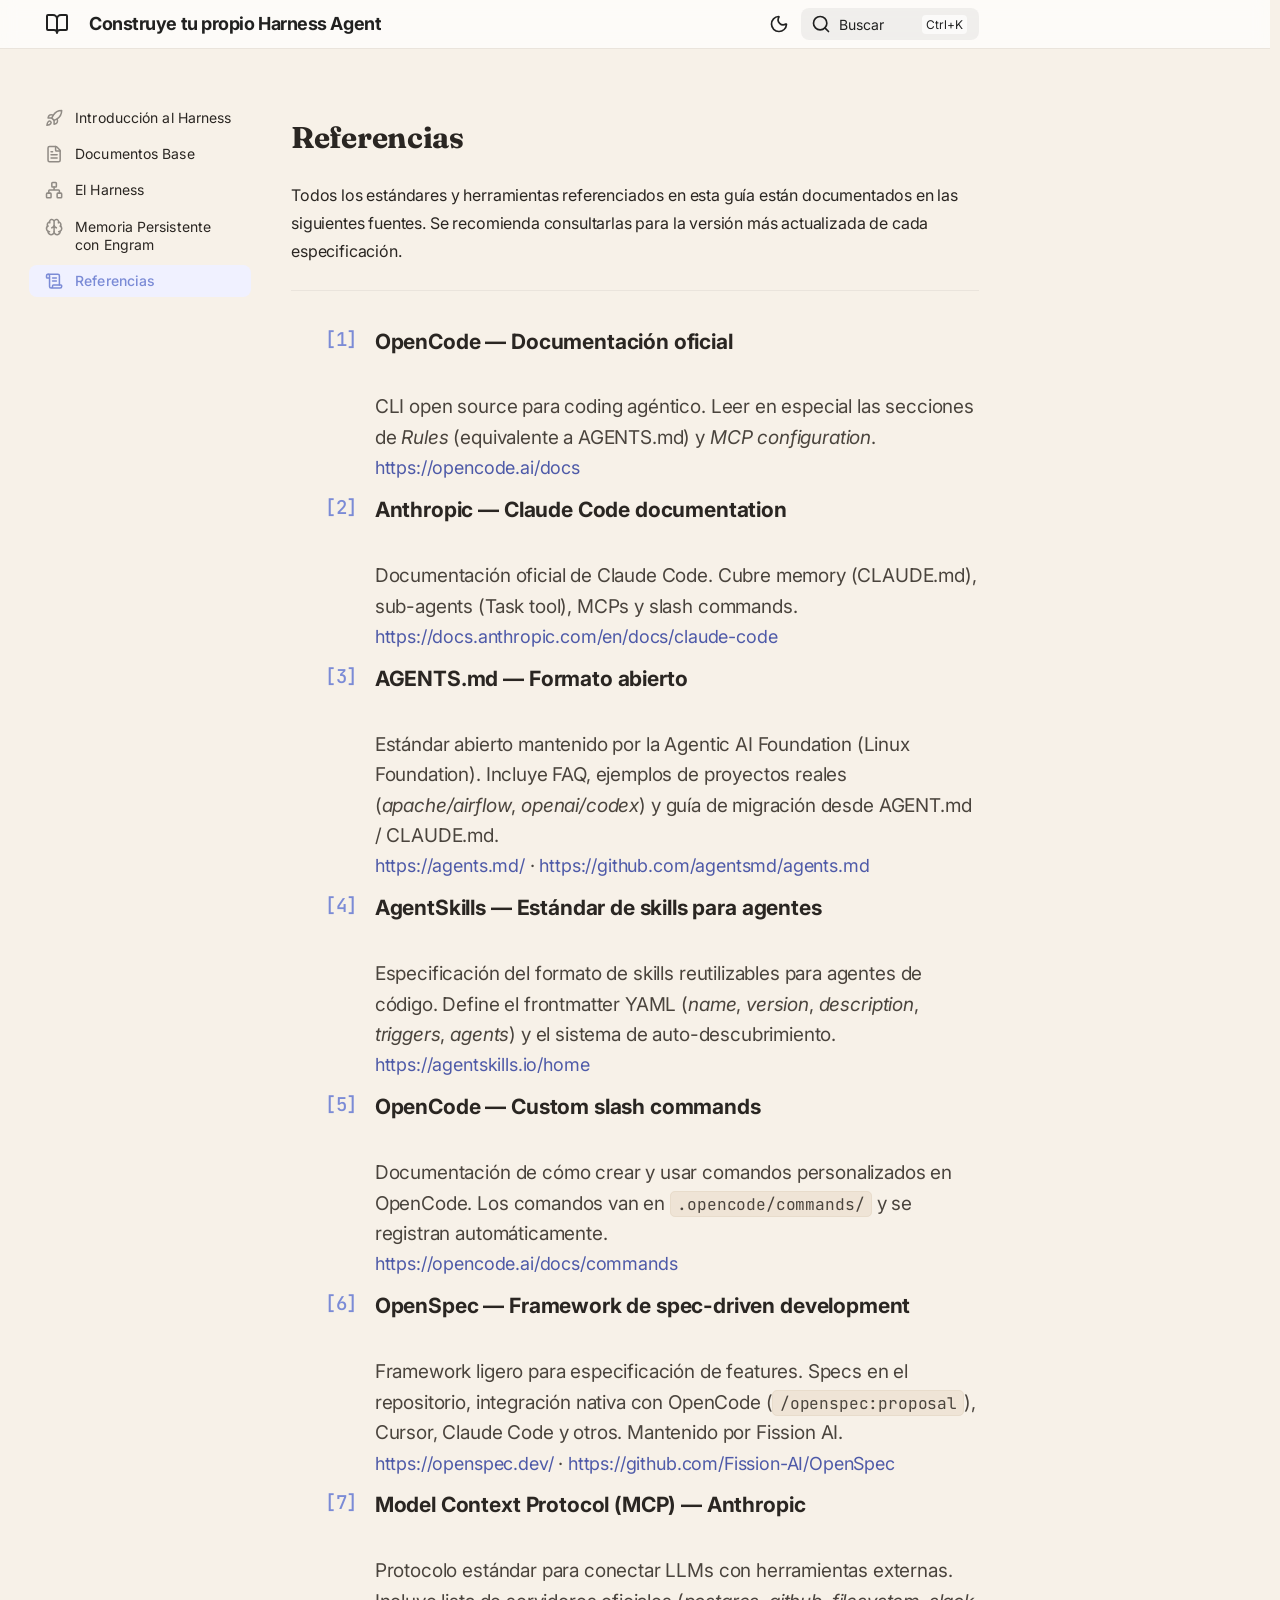
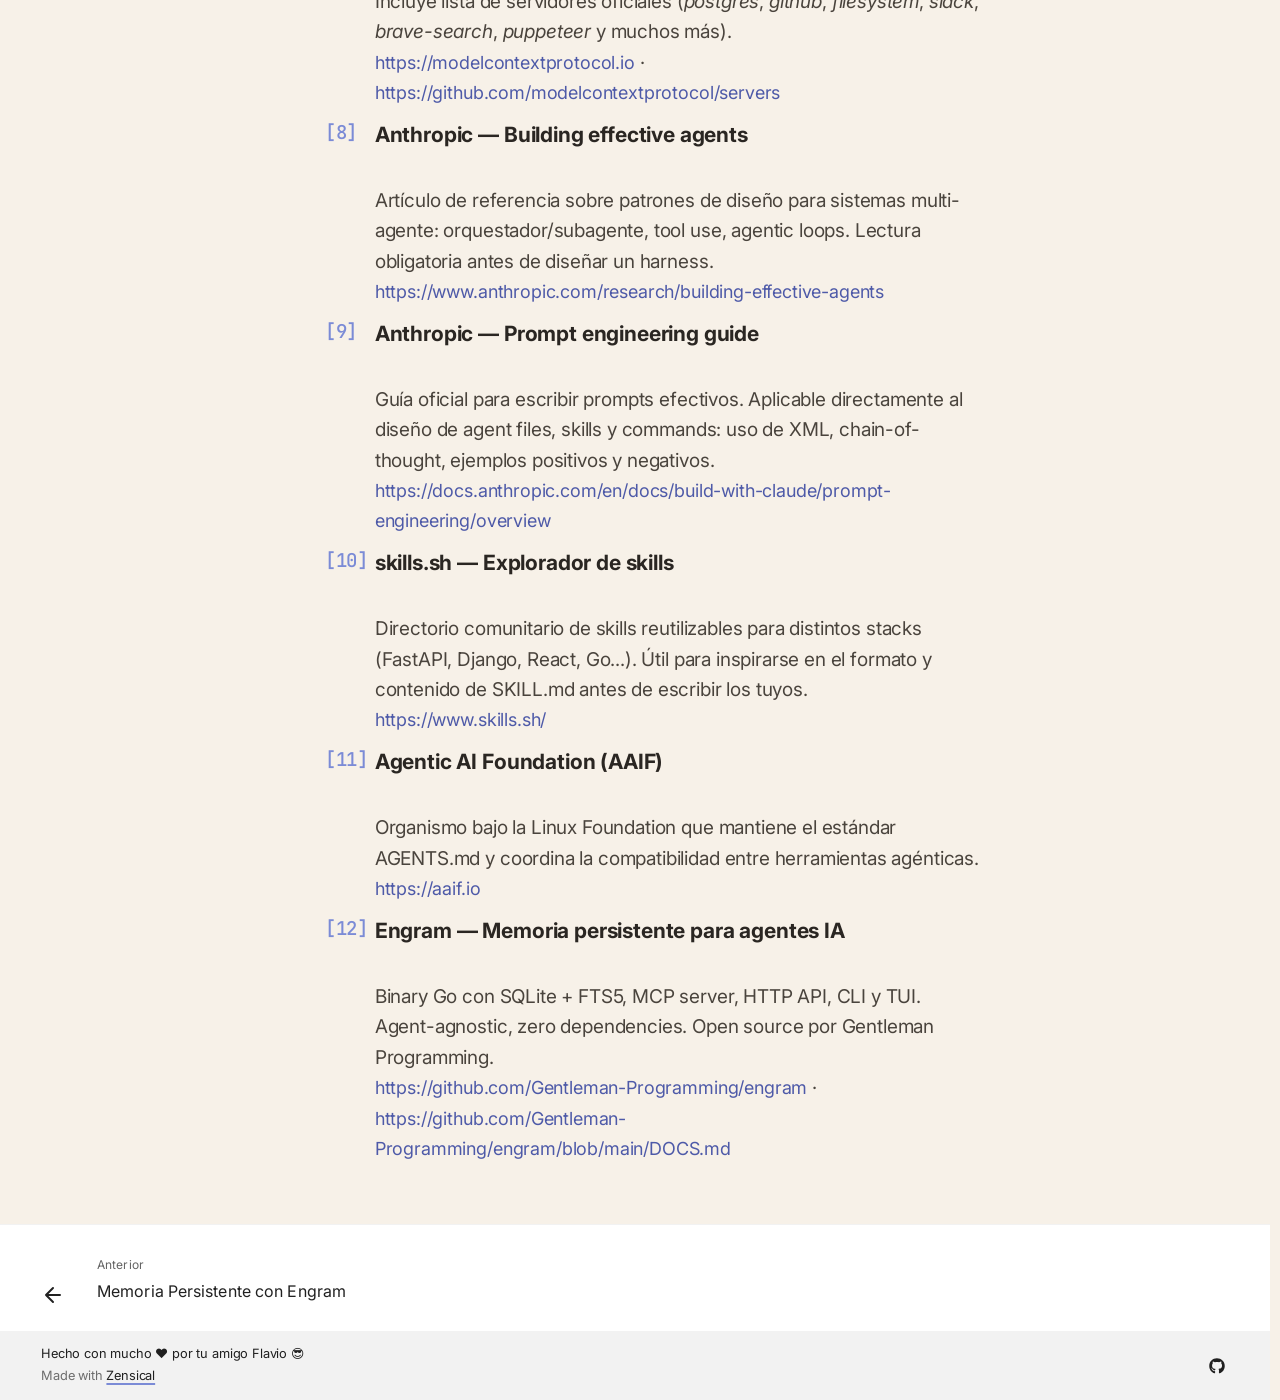
<file: site/references/index.html>
<!doctype html>
<html lang="es" class="no-js">
  <head>
    
      <meta charset="utf-8">
      <meta name="viewport" content="width=device-width,initial-scale=1">
      
        <meta name="description" content="Una guía práctica y didáctica para aprender a crear tu propio arnés de agente">
      
      
        <meta name="author" content="Flavio César Oria Pinto">
      
      
        <link rel="canonical" href="http://flaviooria.github.io/harness_agent_ia_tutorial/references/">
      
      
        <link rel="prev" href="../engram/">
      
      
      
        
      
      
      <link rel="icon" href="../assets/images/favicon.png">
      <meta name="generator" content="zensical-0.0.46">
    
    
      
        <title>Referencias - Construye tu propio Harness Agent</title>
      
    
    
      
        
      
      <link rel="stylesheet" href="../assets/stylesheets/modern/main.19d3147f.min.css">
      
        
          
        
        <link rel="stylesheet" href="../assets/stylesheets/modern/palette.dfe2e883.min.css">
      
      


    
    
      
    
    
      
        
        
        <link rel="preconnect" href="https://fonts.gstatic.com" crossorigin>
        <link rel="stylesheet" href="https://fonts.googleapis.com/css?family=Inter:300,300i,400,400i,500,500i,700,700i%7CJetBrains+Mono:400,400i,700,700i&amp;display=fallback">
        <style>:root{--md-text-font:"Inter";--md-code-font:"JetBrains Mono"}</style>
      
    
    
      <link rel="stylesheet" href="../stylesheets/extra.css">
    
    <script>__md_scope=new URL("..",location),__md_scope.pathname.endsWith("/")||(__md_scope=new URL(__md_scope.pathname+"/",location)),__md_hash=e=>[...e].reduce(((e,t)=>(e<<5)-e+t.charCodeAt(0)),0),__md_get=(e,t=localStorage,_=__md_scope)=>JSON.parse(t.getItem(_.pathname+"."+e)),__md_set=(e,t,_=localStorage,a=__md_scope)=>{try{_.setItem(a.pathname+"."+e,JSON.stringify(t))}catch(e){}},document.documentElement.setAttribute("data-platform",navigator.platform)</script>
    
      

    
    
  </head>
  
  
    
    
      
    
    
    
    
    <body dir="ltr" data-md-color-scheme="default" data-md-color-primary="custom" data-md-color-accent="custom">
  
    
    <input class="md-toggle" data-md-toggle="drawer" type="checkbox" id="__drawer" autocomplete="off">
    <input class="md-toggle" data-md-toggle="search" type="checkbox" id="__search" autocomplete="off">
    <label class="md-overlay" for="__drawer" aria-label="Navegación"></label>
    <div data-md-component="skip">
      
        
        <a href="#referencias" class="md-skip">
          Saltar a contenido
        </a>
      
    </div>
    <div data-md-component="announce">
      
    </div>
    
    
      

  

<header class="md-header md-header--shadow" data-md-component="header">
  <nav class="md-header__inner md-grid" aria-label="Cabecera">
    <a href="./.." title="Construye tu propio Harness Agent" class="md-header__button md-logo" aria-label="Construye tu propio Harness Agent" data-md-component="logo">
      
  
  <svg xmlns="http://www.w3.org/2000/svg" fill="none" stroke="currentColor" stroke-linecap="round" stroke-linejoin="round" stroke-width="2" class="lucide lucide-book-open" viewBox="0 0 24 24"><path d="M12 7v14M3 18a1 1 0 0 1-1-1V4a1 1 0 0 1 1-1h5a4 4 0 0 1 4 4 4 4 0 0 1 4-4h5a1 1 0 0 1 1 1v13a1 1 0 0 1-1 1h-6a3 3 0 0 0-3 3 3 3 0 0 0-3-3z"/></svg>

    </a>
    <label class="md-header__button md-icon" for="__drawer" aria-label="Navegación">
      
      <svg xmlns="http://www.w3.org/2000/svg" fill="none" stroke="currentColor" stroke-linecap="round" stroke-linejoin="round" stroke-width="2" class="lucide lucide-menu" viewBox="0 0 24 24"><path d="M4 5h16M4 12h16M4 19h16"/></svg>
    </label>
    <div class="md-header__title" data-md-component="header-title">
      <div class="md-header__ellipsis">
        <div class="md-header__topic">
          <span class="md-ellipsis">
            Construye tu propio Harness Agent
          </span>
        </div>
        <div class="md-header__topic" data-md-component="header-topic">
          <span class="md-ellipsis">
            
              Referencias
            
          </span>
        </div>
      </div>
    </div>
    
      
        <form class="md-header__option" data-md-component="palette">
  
    
    
    
    <input class="md-option" data-md-color-media="(prefers-color-scheme: light)" data-md-color-scheme="default" data-md-color-primary="custom" data-md-color-accent="custom"  aria-label="Cambiar a modo oscuro"  type="radio" name="__palette" id="__palette_0">
    
      <label class="md-header__button md-icon" title="Cambiar a modo oscuro" for="__palette_1" hidden>
        <svg xmlns="http://www.w3.org/2000/svg" fill="none" stroke="currentColor" stroke-linecap="round" stroke-linejoin="round" stroke-width="2" class="lucide lucide-moon" viewBox="0 0 24 24"><path d="M20.985 12.486a9 9 0 1 1-9.473-9.472c.405-.022.617.46.402.803a6 6 0 0 0 8.268 8.268c.344-.215.825-.004.803.401"/></svg>
      </label>
    
  
    
    
    
    <input class="md-option" data-md-color-media="(prefers-color-scheme: dark)" data-md-color-scheme="slate" data-md-color-primary="indigo" data-md-color-accent="indigo"  aria-label="Cambiar a modo claro"  type="radio" name="__palette" id="__palette_1">
    
      <label class="md-header__button md-icon" title="Cambiar a modo claro" for="__palette_0" hidden>
        <svg xmlns="http://www.w3.org/2000/svg" fill="none" stroke="currentColor" stroke-linecap="round" stroke-linejoin="round" stroke-width="2" class="lucide lucide-sun" viewBox="0 0 24 24"><circle cx="12" cy="12" r="4"/><path d="M12 2v2M12 20v2M4.93 4.93l1.41 1.41M17.66 17.66l1.41 1.41M2 12h2M20 12h2M6.34 17.66l-1.41 1.41M19.07 4.93l-1.41 1.41"/></svg>
      </label>
    
  
</form>
      
    
    
      <script>var palette=__md_get("__palette");if(palette&&palette.color){if("(prefers-color-scheme)"===palette.color.media){var media=matchMedia("(prefers-color-scheme: light)"),input=document.querySelector(media.matches?"[data-md-color-media='(prefers-color-scheme: light)']":"[data-md-color-media='(prefers-color-scheme: dark)']");palette.color.media=input.getAttribute("data-md-color-media"),palette.color.scheme=input.getAttribute("data-md-color-scheme"),palette.color.primary=input.getAttribute("data-md-color-primary"),palette.color.accent=input.getAttribute("data-md-color-accent")}for(var[key,value]of Object.entries(palette.color))document.body.setAttribute("data-md-color-"+key,value)}</script>
    
    
    
      
      
        <label class="md-header__button md-icon" for="__search" aria-label="Buscar">
          
          <svg xmlns="http://www.w3.org/2000/svg" fill="none" stroke="currentColor" stroke-linecap="round" stroke-linejoin="round" stroke-width="2" class="lucide lucide-search" viewBox="0 0 24 24"><path d="m21 21-4.34-4.34"/><circle cx="11" cy="11" r="8"/></svg>
        </label>
        <div class="md-search" data-md-component="search" role="dialog" aria-label="Buscar">
  <button type="button" class="md-search__button">
    Buscar
  </button>
</div>
      
    
    <div class="md-header__source">
      
    </div>
  </nav>
  
</header>
    
    <div class="md-container" data-md-component="container">
      
      
        
          
        
      
      <main class="md-main" data-md-component="main">
        <div class="md-main__inner md-grid">
          
            
              
              <div class="md-sidebar md-sidebar--primary" data-md-component="sidebar" data-md-type="navigation" >
                <div class="md-sidebar__scrollwrap">
                  <div class="md-sidebar__inner">
                    



<nav class="md-nav md-nav--primary" aria-label="Navegación" data-md-level="0">
  <label class="md-nav__title" for="__drawer">
    <a href="./.." title="Construye tu propio Harness Agent" class="md-nav__button md-logo" aria-label="Construye tu propio Harness Agent" data-md-component="logo">
      
  
  <svg xmlns="http://www.w3.org/2000/svg" fill="none" stroke="currentColor" stroke-linecap="round" stroke-linejoin="round" stroke-width="2" class="lucide lucide-book-open" viewBox="0 0 24 24"><path d="M12 7v14M3 18a1 1 0 0 1-1-1V4a1 1 0 0 1 1-1h5a4 4 0 0 1 4 4 4 4 0 0 1 4-4h5a1 1 0 0 1 1 1v13a1 1 0 0 1-1 1h-6a3 3 0 0 0-3 3 3 3 0 0 0-3-3z"/></svg>

    </a>
    Construye tu propio Harness Agent
  </label>
  
  <ul class="md-nav__list" data-md-scrollfix>
    
      
      
  
  
  
  
    <li class="md-nav__item">
      <a href="./.." class="md-nav__link">
        
  
  
    <svg xmlns="http://www.w3.org/2000/svg" fill="none" stroke="currentColor" stroke-linecap="round" stroke-linejoin="round" stroke-width="2" class="lucide lucide-rocket" viewBox="0 0 24 24"><path d="M12 15v5s3.03-.55 4-2c1.08-1.62 0-5 0-5M4.5 16.5c-1.5 1.26-2 5-2 5s3.74-.5 5-2c.71-.84.7-2.13-.09-2.91a2.18 2.18 0 0 0-2.91-.09"/><path d="M9 12a22 22 0 0 1 2-3.95A12.88 12.88 0 0 1 22 2c0 2.72-.78 7.5-6 11a22.4 22.4 0 0 1-4 2z"/><path d="M9 12H4s.55-3.03 2-4c1.62-1.08 5 .05 5 .05"/></svg>
  
  <span class="md-ellipsis">
    
  
  Introducción al Harness

    
  </span>
  
  

      </a>
    </li>
  

    
      
      
  
  
  
  
    <li class="md-nav__item">
      <a href="../base_docs/" class="md-nav__link">
        
  
  
    <svg xmlns="http://www.w3.org/2000/svg" fill="none" stroke="currentColor" stroke-linecap="round" stroke-linejoin="round" stroke-width="2" class="lucide lucide-file-text" viewBox="0 0 24 24"><path d="M6 22a2 2 0 0 1-2-2V4a2 2 0 0 1 2-2h8a2.4 2.4 0 0 1 1.704.706l3.588 3.588A2.4 2.4 0 0 1 20 8v12a2 2 0 0 1-2 2z"/><path d="M14 2v5a1 1 0 0 0 1 1h5M10 9H8M16 13H8M16 17H8"/></svg>
  
  <span class="md-ellipsis">
    
  
  Documentos Base

    
  </span>
  
  

      </a>
    </li>
  

    
      
      
  
  
  
  
    <li class="md-nav__item">
      <a href="../harness/" class="md-nav__link">
        
  
  
    <svg xmlns="http://www.w3.org/2000/svg" fill="none" stroke="currentColor" stroke-linecap="round" stroke-linejoin="round" stroke-width="2" class="lucide lucide-network" viewBox="0 0 24 24"><rect width="6" height="6" x="16" y="16" rx="1"/><rect width="6" height="6" x="2" y="16" rx="1"/><rect width="6" height="6" x="9" y="2" rx="1"/><path d="M5 16v-3a1 1 0 0 1 1-1h12a1 1 0 0 1 1 1v3M12 12V8"/></svg>
  
  <span class="md-ellipsis">
    
  
  El Harness

    
  </span>
  
  

      </a>
    </li>
  

    
      
      
  
  
  
  
    <li class="md-nav__item">
      <a href="../engram/" class="md-nav__link">
        
  
  
    <svg xmlns="http://www.w3.org/2000/svg" fill="none" stroke="currentColor" stroke-linecap="round" stroke-linejoin="round" stroke-width="2" class="lucide lucide-brain" viewBox="0 0 24 24"><path d="M12 18V5M15 13a4.17 4.17 0 0 1-3-4 4.17 4.17 0 0 1-3 4M17.598 6.5A3 3 0 1 0 12 5a3 3 0 1 0-5.598 1.5"/><path d="M17.997 5.125a4 4 0 0 1 2.526 5.77"/><path d="M18 18a4 4 0 0 0 2-7.464"/><path d="M19.967 17.483A4 4 0 1 1 12 18a4 4 0 1 1-7.967-.517"/><path d="M6 18a4 4 0 0 1-2-7.464"/><path d="M6.003 5.125a4 4 0 0 0-2.526 5.77"/></svg>
  
  <span class="md-ellipsis">
    
  
  Memoria Persistente con Engram

    
  </span>
  
  

      </a>
    </li>
  

    
      
      
  
  
    
  
  
  
    <li class="md-nav__item md-nav__item--active">
      
      
      
      
        
      
      
      <a href="././" class="md-nav__link md-nav__link--active">
        
  
  
    <svg xmlns="http://www.w3.org/2000/svg" fill="none" stroke="currentColor" stroke-linecap="round" stroke-linejoin="round" stroke-width="2" class="lucide lucide-scroll-text" viewBox="0 0 24 24"><path d="M15 12h-5M15 8h-5M19 17V5a2 2 0 0 0-2-2H4"/><path d="M8 21h12a2 2 0 0 0 2-2v-1a1 1 0 0 0-1-1H11a1 1 0 0 0-1 1v1a2 2 0 1 1-4 0V5a2 2 0 1 0-4 0v2a1 1 0 0 0 1 1h3"/></svg>
  
  <span class="md-ellipsis">
    
  
  Referencias

    
  </span>
  
  

      </a>
      
    </li>
  

    
  </ul>
</nav>
                  </div>
                </div>
              </div>
            
            
              
              <div class="md-sidebar md-sidebar--secondary" data-md-component="sidebar" data-md-type="toc" >
                <div class="md-sidebar__scrollwrap">
                  
                    
                    
                    
                      
                    
                    
                  
                  <div class="md-sidebar__inner">
                    


<nav class="md-nav md-nav--secondary" aria-label="Tabla de contenidos">
  
  
  
    
  
  
</nav>
                  </div>
                </div>
              </div>
            
          
          
            <div class="md-content" data-md-component="content">
              
                



  


              
              <article class="md-content__inner md-typeset">
                
                  

<h1 id="referencias">Referencias<a class="headerlink" href="#referencias" title="Permanent link">&para;</a></h1>
<p>Todos los estándares y herramientas referenciados en esta guía están documentados en las siguientes fuentes. Se recomienda consultarlas para la versión más actualizada de cada especificación.</p>
<hr />
<div class="cozy-references">
<ol>
<li>
<p><span id="ref1"></span><strong>OpenCode — Documentación oficial</strong><br />
   CLI open source para coding agéntico. Leer en especial las secciones de <em>Rules</em> (equivalente a AGENTS.md) y <em>MCP configuration</em>.<br />
<a href="https://opencode.ai/docs">https://opencode.ai/docs</a></p>
</li>
<li>
<p><span id="ref2"></span><strong>Anthropic — Claude Code documentation</strong><br />
   Documentación oficial de Claude Code. Cubre memory (CLAUDE.md), sub-agents (Task tool), MCPs y slash commands.<br />
<a href="https://docs.anthropic.com/en/docs/claude-code">https://docs.anthropic.com/en/docs/claude-code</a></p>
</li>
<li>
<p><span id="ref3"></span><strong>AGENTS.md — Formato abierto</strong><br />
   Estándar abierto mantenido por la Agentic AI Foundation (Linux Foundation). Incluye FAQ, ejemplos de proyectos reales (<em>apache/airflow</em>, <em>openai/codex</em>) y guía de migración desde AGENT.md / CLAUDE.md.<br />
<a href="https://agents.md/">https://agents.md/</a> · <a href="https://github.com/agentsmd/agents.md">https://github.com/agentsmd/agents.md</a></p>
</li>
<li>
<p><span id="ref4"></span><strong>AgentSkills — Estándar de skills para agentes</strong><br />
   Especificación del formato de skills reutilizables para agentes de código. Define el frontmatter YAML (<em>name</em>, <em>version</em>, <em>description</em>, <em>triggers</em>, <em>agents</em>) y el sistema de auto-descubrimiento.<br />
<a href="https://agentskills.io/home">https://agentskills.io/home</a></p>
</li>
<li>
<p><span id="ref5"></span><strong>OpenCode — Custom slash commands</strong><br />
   Documentación de cómo crear y usar comandos personalizados en OpenCode. Los comandos van en <code>.opencode/commands/</code> y se registran automáticamente.<br />
<a href="https://opencode.ai/docs/commands">https://opencode.ai/docs/commands</a></p>
</li>
<li>
<p><span id="ref6"></span><strong>OpenSpec — Framework de spec-driven development</strong><br />
   Framework ligero para especificación de features. Specs en el repositorio, integración nativa con OpenCode (<code>/openspec:proposal</code>), Cursor, Claude Code y otros. Mantenido por Fission AI.<br />
<a href="https://openspec.dev/">https://openspec.dev/</a> · <a href="https://github.com/Fission-AI/OpenSpec">https://github.com/Fission-AI/OpenSpec</a></p>
</li>
<li>
<p><span id="ref7"></span><strong>Model Context Protocol (MCP) — Anthropic</strong><br />
   Protocolo estándar para conectar LLMs con herramientas externas. Incluye lista de servidores oficiales (<em>postgres</em>, <em>github</em>, <em>filesystem</em>, <em>slack</em>, <em>brave-search</em>, <em>puppeteer</em> y muchos más).<br />
<a href="https://modelcontextprotocol.io">https://modelcontextprotocol.io</a> · <a href="https://github.com/modelcontextprotocol/servers">https://github.com/modelcontextprotocol/servers</a></p>
</li>
<li>
<p><span id="ref8"></span><strong>Anthropic — Building effective agents</strong><br />
   Artículo de referencia sobre patrones de diseño para sistemas multi-agente: orquestador/subagente, tool use, agentic loops. Lectura obligatoria antes de diseñar un harness.<br />
<a href="https://www.anthropic.com/research/building-effective-agents">https://www.anthropic.com/research/building-effective-agents</a></p>
</li>
<li>
<p><span id="ref9"></span><strong>Anthropic — Prompt engineering guide</strong><br />
   Guía oficial para escribir prompts efectivos. Aplicable directamente al diseño de agent files, skills y commands: uso de XML, chain-of-thought, ejemplos positivos y negativos.<br />
<a href="https://docs.anthropic.com/en/docs/build-with-claude/prompt-engineering/overview">https://docs.anthropic.com/en/docs/build-with-claude/prompt-engineering/overview</a></p>
</li>
<li>
<p><span id="ref10"></span><strong>skills.sh — Explorador de skills</strong><br />
    Directorio comunitario de skills reutilizables para distintos stacks (FastAPI, Django, React, Go...). Útil para inspirarse en el formato y contenido de SKILL.md antes de escribir los tuyos.<br />
<a href="https://www.skills.sh/">https://www.skills.sh/</a></p>
</li>
<li>
<p><span id="ref11"></span><strong>Agentic AI Foundation (AAIF)</strong><br />
     Organismo bajo la Linux Foundation que mantiene el estándar AGENTS.md y coordina la compatibilidad entre herramientas agénticas.<br />
<a href="https://aaif.io">https://aaif.io</a></p>
</li>
<li>
<p><span id="ref12"></span><strong>Engram — Memoria persistente para agentes IA</strong><br />
     Binary Go con SQLite + FTS5, MCP server, HTTP API, CLI y TUI. Agent-agnostic, zero dependencies. Open source por Gentleman Programming.<br />
<a href="https://github.com/Gentleman-Programming/engram">https://github.com/Gentleman-Programming/engram</a> · <a href="https://github.com/Gentleman-Programming/engram/blob/main/DOCS.md">https://github.com/Gentleman-Programming/engram/blob/main/DOCS.md</a></p>
</li>
</ol>
</div>









  
  






                
              </article>
            </div>
          
          
  <script>var tabs=__md_get("__tabs");if(Array.isArray(tabs))e:for(var set of document.querySelectorAll(".tabbed-set")){var labels=set.querySelector(".tabbed-labels");for(var tab of tabs)for(var label of labels.getElementsByTagName("label"))if(label.innerText.trim()===tab){var input=document.getElementById(label.htmlFor);input.checked=!0;continue e}}</script>

<script>var target=document.getElementById(location.hash.slice(1));target&&target.name&&(target.checked=target.name.startsWith("__tabbed_"))</script>
        </div>
        
          <button type="button" class="md-top md-icon" data-md-component="top" hidden>
  
  <svg xmlns="http://www.w3.org/2000/svg" fill="none" stroke="currentColor" stroke-linecap="round" stroke-linejoin="round" stroke-width="2" class="lucide lucide-circle-arrow-up" viewBox="0 0 24 24"><circle cx="12" cy="12" r="10"/><path d="m16 12-4-4-4 4M12 16V8"/></svg>
  Volver al principio
</button>
        
      </main>
      
        <footer class="md-footer">
  
    
      
      <nav class="md-footer__inner md-grid" aria-label="Pie" >
        
          
          <a href="../engram/" class="md-footer__link md-footer__link--prev" aria-label="Anterior: Memoria Persistente con Engram">
            <div class="md-footer__button md-icon">
              
              <svg xmlns="http://www.w3.org/2000/svg" fill="none" stroke="currentColor" stroke-linecap="round" stroke-linejoin="round" stroke-width="2" class="lucide lucide-arrow-left" viewBox="0 0 24 24"><path d="m12 19-7-7 7-7M19 12H5"/></svg>
            </div>
            <div class="md-footer__title">
              <span class="md-footer__direction">
                Anterior
              </span>
              <div class="md-ellipsis">
                Memoria Persistente con Engram
              </div>
            </div>
          </a>
        
        
      </nav>
    
  
  <div class="md-footer-meta md-typeset">
    <div class="md-footer-meta__inner md-grid">
      <div class="md-copyright">
  
    <div class="md-copyright__highlight">
      Hecho con mucho ❤️ por tu amigo Flavio 😎

    </div>
  
  
    Made with
    <a href="https://zensical.org/" target="_blank" rel="noopener">
      Zensical
    </a>
  
</div>
      
        
<div class="md-social">
  
    
    
    
    
      
      
    
    <a href="https://github.com/flaviooria/harness_agent_ia_tutorial" target="_blank" rel="noopener" title="github.com" class="md-social__link">
      <svg xmlns="http://www.w3.org/2000/svg" viewBox="0 0 512 512"><!--! Font Awesome Free 7.2.0 by @fontawesome - https://fontawesome.com License - https://fontawesome.com/license/free (Icons: CC BY 4.0, Fonts: SIL OFL 1.1, Code: MIT License) Copyright 2026 Fonticons, Inc.--><path fill="currentColor" d="M173.9 397.4c0 2-2.3 3.6-5.2 3.6-3.3.3-5.6-1.3-5.6-3.6 0-2 2.3-3.6 5.2-3.6 3-.3 5.6 1.3 5.6 3.6m-31.1-4.5c-.7 2 1.3 4.3 4.3 4.9 2.6 1 5.6 0 6.2-2s-1.3-4.3-4.3-5.2c-2.6-.7-5.5.3-6.2 2.3m44.2-1.7c-2.9.7-4.9 2.6-4.6 4.9.3 2 2.9 3.3 5.9 2.6 2.9-.7 4.9-2.6 4.6-4.6-.3-1.9-3-3.2-5.9-2.9M252.8 8C114.1 8 8 113.3 8 252c0 110.9 69.8 205.8 169.5 239.2 12.8 2.3 17.3-5.6 17.3-12.1 0-6.2-.3-40.4-.3-61.4 0 0-70 15-84.7-29.8 0 0-11.4-29.1-27.8-36.6 0 0-22.9-15.7 1.6-15.4 0 0 24.9 2 38.6 25.8 21.9 38.6 58.6 27.5 72.9 20.9 2.3-16 8.8-27.1 16-33.7-55.9-6.2-112.3-14.3-112.3-110.5 0-27.5 7.6-41.3 23.6-58.9-2.6-6.5-11.1-33.3 2.6-67.9 20.9-6.5 69 27 69 27 20-5.6 41.5-8.5 62.8-8.5s42.8 2.9 62.8 8.5c0 0 48.1-33.6 69-27 13.7 34.7 5.2 61.4 2.6 67.9 16 17.7 25.8 31.5 25.8 58.9 0 96.5-58.9 104.2-114.8 110.5 9.2 7.9 17 22.9 17 46.4 0 33.7-.3 75.4-.3 83.6 0 6.5 4.6 14.4 17.3 12.1C436.2 457.8 504 362.9 504 252 504 113.3 391.5 8 252.8 8M105.2 352.9c-1.3 1-1 3.3.7 5.2 1.6 1.6 3.9 2.3 5.2 1 1.3-1 1-3.3-.7-5.2-1.6-1.6-3.9-2.3-5.2-1m-10.8-8.1c-.7 1.3.3 2.9 2.3 3.9 1.6 1 3.6.7 4.3-.7.7-1.3-.3-2.9-2.3-3.9-2-.6-3.6-.3-4.3.7m32.4 35.6c-1.6 1.3-1 4.3 1.3 6.2 2.3 2.3 5.2 2.6 6.5 1 1.3-1.3.7-4.3-1.3-6.2-2.2-2.3-5.2-2.6-6.5-1m-11.4-14.7c-1.6 1-1.6 3.6 0 5.9s4.3 3.3 5.6 2.3c1.6-1.3 1.6-3.9 0-6.2-1.4-2.3-4-3.3-5.6-2"/></svg>
    </a>
  
</div>
      
    </div>
  </div>
</footer>
      
    </div>
    <div class="md-dialog" data-md-component="dialog">
      <div class="md-dialog__inner md-typeset"></div>
    </div>
    
    
    
      
      
      <script id="__config" type="application/json">{"annotate":null,"base":"..","features":["announce.dismiss","content.code.annotate","content.code.copy","content.code.select","content.footnote.tooltips","content.tabs.link","content.tooltips","navigation.footer","navigation.indexes","navigation.instant","navigation.instant.prefetch","navigation.path","navigation.sections","navigation.top","navigation.tracking","search.highlight"],"search":"../assets/javascripts/workers/search.b6b7e04f.min.js","tags":null,"translations":{"clipboard.copied":"Copiado al portapapeles","clipboard.copy":"Copiar al portapapeles","search.result.more.one":"1 más en esta página","search.result.more.other":"# más en esta página","search.result.none":"No se encontraron documentos","search.result.one":"1 documento encontrado","search.result.other":"# documentos encontrados","search.result.placeholder":"Teclee para comenzar búsqueda","search.result.term.missing":"Falta","select.version":"Seleccionar versión"},"version":null}</script>
    
    
      <script src="../assets/javascripts/bundle.ee611ef6.min.js"></script>
      
    
  </body>
</html>
</file>
<file: site/stylesheets/extra.css>
/* ── Google Fonts ─────────────────────────────────────── */
@import url('https://fonts.googleapis.com/css2?family=Inter:wght@400;500;600&family=Lexend:wght@600;700&family=JetBrains+Mono:wght@400;500&family=Fraunces:wght@600;700&display=swap');

/* ── Reset & Base Cozy ────────────────────────────────── */
*,
*::before,
*::after {
  box-sizing: border-box;
}

/* ── Mapeo de Overrides para el Tema de Zensical ───────── */
:root {
  --ink: #2a2622;
  --ink-2: #4a443d;
  --ink-3: #6f665c;
  --ink-4: #9a8f83;

  --bg: #f7f1e8;
  --bg-2: #fffaf3;
  --bg-3: #efe4d6;

  --accent-cozy: #7b8bd6;
  --accent-dim: #f0f1ff;
  --accent-dark: #4e5aa8;

  --green: #2f7a57;
  --green-bg: #e9f4ee;

  --amber: #a66a2c;
  --amber-bg: #fbf0e2;

  --purple: #6b5aa6;
  --purple-bg: #f1ecfb;

  --border: #e8dccb;
  --border-2: #d8c7b3;

  --shadow-sm: 0 1px 2px rgba(30, 20, 10, 0.06);
  --shadow-md: 0 6px 18px rgba(30, 20, 10, 0.08);
  --shadow-lg: 0 12px 28px rgba(30, 20, 10, 0.12);

  /* Radios cozy: nada de esquinas duras */
  --radius-sm: 8px;
  --radius-md: 14px;
  --radius-lg: 20px;

  --font-sans: 'Inter', system-ui, -apple-system, sans-serif;
  --font-mono: 'JetBrains Mono', 'Fira Code', 'Cascadia Code', monospace;
  --font-display: 'Fraunces', var(--font-sans);

  /* OVERRIDES OFICIALES DE ZENSICAL */
  --md-primary-fg-color: var(--bg-3);
  --md-primary-fg-color--text: var(--ink);
  --md-primary-bg-color: var(--bg);

  --md-accent-fg-color: var(--accent-cozy);
  --md-accent-fg-color--transparent: var(--accent-dim);

  --md-default-bg-color: var(--bg-2);
  --md-default-fg-color: var(--ink);
  --md-default-fg-color--light: var(--ink-2);

  --md-text-font: var(--font-sans);
  --md-code-font: var(--font-mono);

  --md-typeset-bg-color: var(--bg-2);
}

[data-md-color-scheme="slate"] {
  --bg: #1d1a17;
  --bg-2: #242019;
  --bg-3: #2d2820;

  --ink: #ede6db;
  --ink-2: #d3c9ba;
  --ink-3: #b0a595;

  --border: #3d362c;
  --border-2: #4a4136;

  --accent-cozy: #93a5ff;
  --accent-dim: #2a2d4a;

  --green-bg: #1f3327;
  --amber-bg: #3a2a18;
  --purple-bg: #2a2340;

  --shadow-sm: 0 1px 2px rgba(0, 0, 0, 0.25);
  --shadow-md: 0 6px 18px rgba(0, 0, 0, 0.3);
  --shadow-lg: 0 12px 28px rgba(0, 0, 0, 0.4);

  --md-default-bg-color: var(--bg);
  --md-default-fg-color: var(--ink);

  --md-primary-fg-color: var(--bg-3);
  --md-primary-fg-color--text: var(--ink);
}

/* ── Cuerpo general ───────────────────────────────────── */
body {
  background: var(--bg);
  color: var(--ink);
  font-family: var(--font-sans);
  font-size: 15px;
  line-height: 1.75;
  letter-spacing: 0.1px;
}

/* Más aire en el contenido, como un libro y no una hoja de cálculo */
.md-typeset {
  font-size: 0.8rem;
  line-height: 1.75;
}

.md-content__inner {
  padding-top: 1.6rem;
  margin-bottom: 2.5rem;
}

/* Selección de texto con acento cozy en vez del azul del navegador */
::selection {
  background: var(--accent-dim);
  color: var(--ink);
}

/* Scrollbar cálida (webkit) */
::-webkit-scrollbar { width: 10px; height: 10px; }
::-webkit-scrollbar-track { background: var(--bg); }
::-webkit-scrollbar-thumb {
  background: var(--border-2);
  border-radius: 999px;
  border: 2px solid var(--bg);
}
::-webkit-scrollbar-thumb:hover { background: var(--ink-4); }

/* ── Títulos con toque editorial ──────────────────────── */
h1, h2, h3, .md-typeset h1, .md-typeset h2 {
  font-family: var(--font-display);
  color: var(--ink);
  font-weight: 700;
  letter-spacing: -0.01em;
}

.md-typeset h1 { margin-bottom: 1.2rem; }

.md-typeset h2 {
  margin-top: 2.4rem;
  padding-bottom: 0.5rem;
  border-bottom: 1px dashed var(--border-2);
}

.md-typeset h3 {
  font-family: var(--font-display);
  font-weight: 600;
  color: var(--ink-2);
}

/* ── Enlaces con subrayado suave, no plano ────────────── */
.md-typeset a {
  color: var(--accent-dark);
  text-decoration: underline;
  text-decoration-color: var(--accent-cozy);
  text-decoration-thickness: 1.5px;
  text-underline-offset: 3px;
  transition: color 0.15s ease, text-decoration-color 0.15s ease;
}

.md-typeset a:hover {
  color: var(--accent-cozy);
}

/* ── Bloques de código con textura de "cuaderno" ──────── */
.md-typeset code {
  background: var(--bg-3);
  color: var(--ink-2);
  border-radius: 5px;
  padding: 0.1em 0.4em;
  font-size: 0.85em;
  border: 1px solid var(--border);
}

.md-typeset pre {
  border-radius: var(--radius-md);
  border: 1px solid var(--border);
  box-shadow: var(--shadow-sm);
}

.md-typeset pre > code {
  border: none;
  background: transparent;
  padding: 1rem 1.2rem;
}

.md-typeset .highlight {
  border-radius: var(--radius-md);
}

/* ── Blockquotes / Admonitions con carácter ───────────── */
.md-typeset blockquote {
  border-left: 4px solid var(--accent-cozy);
  background: var(--bg-3);
  border-radius: 0 var(--radius-sm) var(--radius-sm) 0;
  padding: 0.8rem 1.2rem;
  color: var(--ink-2);
}

.md-typeset .admonition,
.md-typeset details {
  border-radius: var(--radius-md);
  border: 1px solid var(--border);
  box-shadow: var(--shadow-sm);
  background: var(--bg-2);
}

.md-typeset .admonition-title,
.md-typeset summary {
  font-family: var(--font-display);
  font-weight: 600;
}

/* ── Tablas más suaves ─────────────────────────────────── */
.md-typeset table:not([class]) {
  border-radius: var(--radius-md);
  overflow: hidden;
  border: 1px solid var(--border);
  box-shadow: var(--shadow-sm);
}

.md-typeset table:not([class]) th {
  background: var(--bg-3);
  font-family: var(--font-display);
  color: var(--ink);
}

.md-typeset table:not([class]) tr:nth-child(even) {
  background: var(--bg-2);
}

/* ── Navegación lateral cozy ───────────────────────────── */
.md-nav__link {
  border-radius: var(--radius-sm);
  transition: background 0.15s ease;
}

.md-nav__link:hover {
  background: var(--bg-3);
}

.md-nav__link--active {
  color: var(--accent-dark);
  font-weight: 600;
}

/* Caja de búsqueda con esquinas suaves */
.md-search__form {
  border-radius: var(--radius-lg);
  background: var(--bg-3);
}

/* ── Estilos de las Tarjetas de Agentes (Grid Cards) ───── */

.cozy-cards ul li {
  background: var(--bg-2);
  border: 1px solid var(--border);
  border-radius: var(--radius-md);
  padding: .8rem .3rem;
  box-shadow: var(--shadow-sm);
  transition: box-shadow 0.2s ease, transform 0.2s ease;
}

.cozy-cards ul li:hover {
  box-shadow: var(--shadow-md);
  transform: translateY(-2px);
}

.cozy-cards ul li strong {
  font-family: var(--font-display);
  font-size: 1.1rem;
  color: var(--ink);
}

.cozy-cards hr {
  border: 0;
  border-top: 1px dashed var(--border);
  margin: 1rem 0;
}

.cozy-cards ul li p:first-of-type {
  display: flex;
  align-items: center;
  justify-content: space-between;
  width: 100%;
}

/* Sistema de Badges, más "pill" y suave */
.badge {
  font-size: 0.75rem;
  font-weight: 500;
  padding: 4px 10px;
  border-radius: 999px;
  font-family: var(--font-sans);
}

.badge-lider { background-color: var(--accent-dim); color: var(--accent-dark); }
.badge-codigo { background-color: var(--green-bg); color: var(--green); }
.badge-tests { background-color: var(--purple-bg); color: var(--purple); }
.badge-calidad { background-color: var(--amber-bg); color: var(--amber); }

/* Color de iconos Lucide */
.cozy-cards .lucide-boxes { color: var(--accent-cozy); }
.cozy-cards .lucide-server { color: var(--green); }
.cozy-cards .lucide-flask-conical { color: var(--purple); }
.cozy-cards .lucide-eye { color: var(--amber); }


/* ── Estilos Cozy para el destino de las Referencias ── */

/* Buscamos la lista ordenada dentro de nuestro contenedor */
.cozy-references ol {
  list-style: none; /* Quitamos el número por defecto pegado al texto */
  counter-reset: cozy-counter;
  padding-left: 0;
  display: flex;
  flex-direction: column;
  gap: 1.5rem; /* Espaciado entre referencias */
}

.cozy-references ol li {
  counter-increment: cozy-counter;
  position: relative;
  padding-left: 2.5rem; /* Deja espacio para el número flotante a la izquierda */
  color: var(--ink-2, #4a443d);
  font-size: 0.95rem;
  line-height: 1.6;
}

/* Reemplazamos el número por uno cozy estilizado a la izquierda */
.cozy-references ol li::before {
  content: "[" counter(cozy-counter) "]";
  position: absolute;
  left: 0;
  top: 0;
  font-family: var(--font-mono);
  color: var(--accent-cozy, #7b8bd6);
  font-weight: 500;
}

/* Ajustes de títulos y links dentro de tu lista */
.cozy-references ol li strong {
  color: var(--ink, #2a2622);
  font-size: 1.05rem;
  display: block;
  margin-bottom: 0.2rem;
}

.cozy-references ol li a {
  color: var(--accent-dark, #4e5aa8);
  font-size: 0.9rem;
  text-decoration: none;
}

.cozy-references ol li a:hover {
  text-decoration: underline;
}

/* Destello sutil cuando el usuario salta desde el index.md */
.cozy-references ol li:has(:target) {
  background-color: var(--accent-dim, #f0f1ff);
  border-radius: 6px;
  padding-left: 2.8rem;
  margin-left: -0.3rem;
  transition: background-color 0.4s ease;
}

/* Ajuste fino para los numeritos tipo footnote en el texto */
sup a {
  font-family: var(--font-mono);
  font-weight: 600;
  font-size: 0.8rem;
  color: var(--accent-cozy, #7b8bd6) !important;
  text-decoration: none;
  padding: 0 1px;
}
</file>
<file: site/assets/stylesheets/modern/main.19d3147f.min.css>
@charset "UTF-8";html{-webkit-text-size-adjust:none;-moz-text-size-adjust:none;text-size-adjust:none;box-sizing:border-box}*,:after,:before{box-sizing:inherit}@media (prefers-reduced-motion){*,:after,:before{transition:none!important}}body{margin:0}a,button,input,label{-webkit-tap-highlight-color:transparent}a{color:inherit;text-decoration:none}hr{border:0;box-sizing:initial;display:block;height:.05rem;overflow:visible;padding:0}small{font-size:80%}sub,sup{line-height:1em}img{border-style:none}table{border-collapse:initial;border-spacing:0}td,th{font-weight:400;vertical-align:top}button{background:#0000;border:0;font-family:inherit;font-size:inherit;margin:0;padding:0}input{border:0;outline:none}:root{--md-primary-fg-color:#4051b5;--md-primary-fg-color--light:#5d6cc0;--md-primary-fg-color--dark:#303fa1;--md-primary-bg-color:#fff;--md-primary-bg-color--light:#ffffffb3;--md-accent-fg-color:#526cfe;--md-accent-fg-color--transparent:#526cfe1a;--md-accent-bg-color:#fff;--md-accent-bg-color--light:#ffffffb3}[data-md-color-scheme=default]{color-scheme:light}[data-md-color-scheme=default] img[src$="#gh-dark-mode-only"],[data-md-color-scheme=default] img[src$="#only-dark"]{display:none}:root,[data-md-color-scheme=default]{--md-hue:225deg;--md-default-fg-color:#000000de;--md-default-fg-color--light:#0000008c;--md-default-fg-color--lighter:#00000052;--md-default-fg-color--lightest:#0000000d;--md-default-bg-color:#fff;--md-default-bg-color--light:#ffffffb3;--md-default-bg-color--lighter:#ffffff4d;--md-default-bg-color--lightest:#ffffff1f;--md-code-fg-color:#36464e;--md-code-bg-color:#f5f5f5;--md-code-bg-color--light:#f5f5f5b3;--md-code-bg-color--lighter:#f5f5f54d;--md-code-hl-color:#4287ff;--md-code-hl-color--light:#4287ff1a;--md-code-hl-number-color:#d52a2a;--md-code-hl-special-color:#db1457;--md-code-hl-function-color:#a846b9;--md-code-hl-constant-color:#6e59d9;--md-code-hl-keyword-color:#3f6ec6;--md-code-hl-string-color:#1c7d4d;--md-code-hl-name-color:var(--md-code-fg-color);--md-code-hl-operator-color:var(--md-default-fg-color--light);--md-code-hl-punctuation-color:var(--md-default-fg-color--light);--md-code-hl-comment-color:var(--md-default-fg-color--light);--md-code-hl-generic-color:var(--md-default-fg-color--light);--md-code-hl-variable-color:var(--md-default-fg-color--light);--md-typeset-color:var(--md-default-fg-color);--md-typeset-a-color:var(--md-primary-fg-color);--md-typeset-del-color:#f5503d26;--md-typeset-ins-color:#0bd57026;--md-typeset-kbd-color:#fafafa;--md-typeset-kbd-accent-color:#fff;--md-typeset-kbd-border-color:#b8b8b8;--md-typeset-mark-color:#ffff0080;--md-typeset-table-color:#0000001f;--md-typeset-table-color--light:rgba(0,0,0,.035);--md-admonition-fg-color:var(--md-default-fg-color);--md-admonition-bg-color:var(--md-default-bg-color);--md-warning-fg-color:#000000de;--md-warning-bg-color:#ff9;--md-shadow-z1:0 0.2rem 0.5rem #0000000d,0 0 0.05rem #0000001a;--md-shadow-z2:0 0.2rem 0.5rem #0000001a,0 0 0.05rem #00000040;--md-shadow-z3:0 0.2rem 0.5rem #0003,0 0 0.05rem #00000059;--color-foreground:0 0 0;--color-background:255 255 255;--color-background-subtle:240 240 240;--color-backdrop:255 255 255}.md-icon svg{fill:currentcolor;display:block;height:1.2rem;width:1.2rem}.md-icon svg.lucide{fill:#0000;stroke:currentcolor}body{-webkit-font-smoothing:antialiased;-moz-osx-font-smoothing:grayscale;--md-text-font-family:var(--md-text-font,_),-apple-system,BlinkMacSystemFont,Helvetica,Arial,sans-serif;--md-code-font-family:var(--md-code-font,_),SFMono-Regular,Consolas,Menlo,monospace}aside,body,input{font-feature-settings:"kern","liga";color:var(--md-typeset-color);font-family:var(--md-text-font-family)}code,kbd,pre{font-feature-settings:"kern";font-family:var(--md-code-font-family)}:root{--md-typeset-table-sort-icon:url('data:image/svg+xml;charset=utf-8,<svg xmlns="http://www.w3.org/2000/svg" fill="none" stroke="currentColor" stroke-linecap="round" stroke-linejoin="round" stroke-width="2" class="lucide lucide-arrow-down-up" viewBox="0 0 24 24"><path d="m3 16 4 4 4-4m-4 4V4m14 4-4-4-4 4m4-4v16"/></svg>');--md-typeset-table-sort-icon--asc:url('data:image/svg+xml;charset=utf-8,<svg xmlns="http://www.w3.org/2000/svg" fill="none" stroke="currentColor" stroke-linecap="round" stroke-linejoin="round" stroke-width="2" class="lucide lucide-arrow-down-narrow-wide" viewBox="0 0 24 24"><path d="m3 16 4 4 4-4m-4 4V4m4 0h4m-4 4h7m-7 4h10"/></svg>');--md-typeset-table-sort-icon--desc:url('data:image/svg+xml;charset=utf-8,<svg xmlns="http://www.w3.org/2000/svg" fill="none" stroke="currentColor" stroke-linecap="round" stroke-linejoin="round" stroke-width="2" class="lucide lucide-arrow-up-narrow-wide" viewBox="0 0 24 24"><path d="m3 8 4-4 4 4M7 4v16m4-8h4m-4 4h7m-7 4h10"/></svg>');--md-typeset-preview-icon:url('data:image/svg+xml;charset=utf-8,<svg xmlns="http://www.w3.org/2000/svg" fill="none" stroke="currentColor" stroke-linecap="round" stroke-linejoin="round" stroke-width="2" class="lucide lucide-mouse-pointer-2" viewBox="0 0 24 24"><path d="M4.037 4.688a.495.495 0 0 1 .651-.651l16 6.5a.5.5 0 0 1-.063.947l-6.124 1.58a2 2 0 0 0-1.438 1.435l-1.579 6.126a.5.5 0 0 1-.947.063z"/></svg>')}.md-typeset{-webkit-print-color-adjust:exact;color-adjust:exact;font-size:.75rem;letter-spacing:-.01em;line-height:1.8;overflow-wrap:break-word}@media print{.md-typeset{font-size:.68rem}}.md-typeset blockquote,.md-typeset dl,.md-typeset figure,.md-typeset ol,.md-typeset pre,.md-typeset ul{margin-bottom:1em;margin-top:1em}.md-typeset h1{color:var(--md-default-fg-color);font-size:1.875em;line-height:1.3;margin:0 0 1.25em}.md-typeset h1,.md-typeset h2{font-weight:700;letter-spacing:-.025em}.md-typeset h2{font-size:1.5em;line-height:1.4;margin:1.6em 0 .64em}.md-typeset h3{font-size:1.25em;font-weight:700;letter-spacing:-.01em;line-height:1.5;margin:1.6em 0 .8em}.md-typeset h2+h3{margin-top:.8em}.md-typeset h4{font-weight:700;letter-spacing:-.01em;margin:1em 0}.md-typeset h5,.md-typeset h6{color:var(--md-default-fg-color--light);font-size:.8em;font-weight:700;letter-spacing:-.01em;margin:1.25em 0}.md-typeset h5{text-transform:uppercase}.md-typeset h5 code{text-transform:none}.md-typeset hr{border-bottom:.05rem solid var(--md-default-fg-color--lightest);display:flow-root;margin:1.5em 0}.md-typeset a{color:var(--md-typeset-a-color);text-decoration:underline;word-break:break-word}.md-typeset a,.md-typeset a:before{transition:color 125ms}.md-typeset a:focus,.md-typeset a:hover{color:var(--md-accent-fg-color)}.md-typeset a:focus code,.md-typeset a:hover code{background-color:var(--md-accent-fg-color--transparent);color:var(--md-accent-fg-color)}.md-typeset a code{color:var(--md-typeset-a-color)}.md-typeset a.focus-visible{outline-color:var(--md-accent-fg-color);outline-offset:.2rem}.md-typeset code,.md-typeset kbd,.md-typeset pre{color:var(--md-code-fg-color);direction:ltr;font-variant-ligatures:none;transition:background-color 125ms}@media print{.md-typeset code,.md-typeset kbd,.md-typeset pre{white-space:pre-wrap}}.md-typeset code{background-color:var(--md-code-bg-color);border-radius:.2rem;-webkit-box-decoration-break:clone;box-decoration-break:clone;font-size:.85em;padding:.25em .4em;transition:color 125ms,background-color 125ms;word-break:break-word}.md-typeset code:not(.focus-visible){-webkit-tap-highlight-color:transparent;outline:none}.md-typeset pre{display:flow-root;line-height:1.4;position:relative}.md-typeset pre>code{border-radius:.4rem;-webkit-box-decoration-break:slice;box-decoration-break:slice;box-shadow:none;display:block;margin:0;outline-color:var(--md-accent-fg-color);overflow:auto;padding:.7720588235em 1.1764705882em;scrollbar-color:var(--md-default-fg-color--lighter) #0000;scrollbar-width:thin;touch-action:auto;word-break:normal}.md-typeset pre>code:hover{scrollbar-color:var(--md-accent-fg-color) #0000}.md-typeset pre>code::-webkit-scrollbar{height:.2rem;width:.2rem}.md-typeset pre>code::-webkit-scrollbar-thumb{background-color:var(--md-default-fg-color--lighter)}.md-typeset pre>code::-webkit-scrollbar-thumb:hover{background-color:var(--md-accent-fg-color)}.md-typeset kbd{border-radius:.2rem;box-shadow:0 0 0 .05rem var(--md-typeset-kbd-border-color),0 .15rem 0 var(--md-typeset-kbd-border-color);color:var(--md-default-fg-color);display:inline-block;font-size:.75em;padding:0 .6666666667em;vertical-align:text-top;word-break:break-word}.md-typeset mark{background-color:var(--md-typeset-mark-color);-webkit-box-decoration-break:clone;box-decoration-break:clone;color:inherit;word-break:break-word}.md-typeset abbr{border-bottom:.05rem dotted var(--md-default-fg-color--light);cursor:help;text-decoration:none}.md-typeset [data-preview]{position:relative}[dir=ltr] .md-typeset [data-preview]:after{margin-left:.125em}[dir=rtl] .md-typeset [data-preview]:after{margin-right:.125em}.md-typeset [data-preview]:after{background-color:currentcolor;content:"";display:inline-block;height:.8em;-webkit-mask-image:var(--md-typeset-preview-icon);mask-image:var(--md-typeset-preview-icon);-webkit-mask-repeat:no-repeat;mask-repeat:no-repeat;-webkit-mask-size:contain;mask-size:contain;transition:background-color 125ms;vertical-align:text-top;width:.8em}.md-typeset small{opacity:.75}[dir=ltr] .md-typeset sub,[dir=ltr] .md-typeset sup{margin-left:.078125em}[dir=rtl] .md-typeset sub,[dir=rtl] .md-typeset sup{margin-right:.078125em}[dir=ltr] .md-typeset blockquote{padding-left:.6rem}[dir=rtl] .md-typeset blockquote{padding-right:.6rem}[dir=ltr] .md-typeset blockquote{border-left:.2rem solid var(--md-default-fg-color--lighter)}[dir=rtl] .md-typeset blockquote{border-right:.2rem solid var(--md-default-fg-color--lighter)}.md-typeset blockquote{color:var(--md-default-fg-color--light);margin-left:0;margin-right:0}.md-typeset ul{list-style-type:disc}.md-typeset ul[type]{list-style-type:revert-layer}[dir=ltr] .md-typeset ol,[dir=ltr] .md-typeset ul{margin-left:.625em}[dir=rtl] .md-typeset ol,[dir=rtl] .md-typeset ul{margin-right:.625em}.md-typeset ol,.md-typeset ul{padding:0}.md-typeset ol:not([hidden]),.md-typeset ul:not([hidden]){display:flow-root}.md-typeset ol ol,.md-typeset ul ol{list-style-type:lower-alpha}.md-typeset ol ol ol,.md-typeset ul ol ol{list-style-type:lower-roman}.md-typeset ol ol ol ol,.md-typeset ul ol ol ol{list-style-type:upper-alpha}.md-typeset ol ol ol ol ol,.md-typeset ul ol ol ol ol{list-style-type:upper-roman}.md-typeset ol[type],.md-typeset ul[type]{list-style-type:revert-layer}[dir=ltr] .md-typeset ol li,[dir=ltr] .md-typeset ul li{margin-left:1.25em}[dir=rtl] .md-typeset ol li,[dir=rtl] .md-typeset ul li{margin-right:1.25em}.md-typeset ol li,.md-typeset ul li{margin-bottom:.5em}.md-typeset ol li blockquote,.md-typeset ol li p,.md-typeset ul li blockquote,.md-typeset ul li p{margin:.5em 0}.md-typeset ol li:last-child,.md-typeset ul li:last-child{margin-bottom:0}[dir=ltr] .md-typeset ol li ol,[dir=ltr] .md-typeset ol li ul,[dir=ltr] .md-typeset ul li ol,[dir=ltr] .md-typeset ul li ul{margin-left:.625em}[dir=rtl] .md-typeset ol li ol,[dir=rtl] .md-typeset ol li ul,[dir=rtl] .md-typeset ul li ol,[dir=rtl] .md-typeset ul li ul{margin-right:.625em}.md-typeset ol li ol,.md-typeset ol li ul,.md-typeset ul li ol,.md-typeset ul li ul{margin-bottom:.5em;margin-top:.5em}[dir=ltr] .md-typeset dd{margin-left:1.875em}[dir=rtl] .md-typeset dd{margin-right:1.875em}.md-typeset dd{margin-bottom:1.5em;margin-top:1em}.md-typeset img,.md-typeset svg,.md-typeset video{height:auto;max-width:100%}.md-typeset img[align=left]{margin:1em 1em 1em 0}.md-typeset img[align=right]{margin:1em 0 1em 1em}.md-typeset img[align]:only-child{margin-top:0}.md-typeset figure{display:flow-root;margin:1em auto;max-width:100%;text-align:center;width:fit-content}.md-typeset figure img{display:block;margin:0 auto}.md-typeset figcaption{font-style:italic;margin:1em auto;max-width:24rem}.md-typeset iframe{max-width:100%}.md-typeset table:not([class]){background-color:var(--md-default-bg-color);border:.05rem solid var(--md-typeset-table-color);border-radius:.1rem;display:inline-block;font-size:.64rem;max-width:100%;overflow:auto;touch-action:auto}@media print{.md-typeset table:not([class]){display:table}}.md-typeset table:not([class])+*{margin-top:1.5em}.md-typeset table:not([class]) td>:first-child,.md-typeset table:not([class]) th>:first-child{margin-top:0}.md-typeset table:not([class]) td>:last-child,.md-typeset table:not([class]) th>:last-child{margin-bottom:0}.md-typeset table:not([class]) td:not([align]),.md-typeset table:not([class]) th:not([align]){text-align:left}[dir=rtl] .md-typeset table:not([class]) td:not([align]),[dir=rtl] .md-typeset table:not([class]) th:not([align]){text-align:right}.md-typeset table:not([class]) th{font-weight:700;min-width:5rem;padding:.9375em 1.25em;vertical-align:top}.md-typeset table:not([class]) td{border-top:.05rem solid var(--md-typeset-table-color);padding:.9375em 1.25em;vertical-align:top}.md-typeset table:not([class]) tbody tr{transition:background-color 125ms}.md-typeset table:not([class]) tbody tr:hover{background-color:var(--md-typeset-table-color--light);box-shadow:0 .05rem 0 var(--md-default-bg-color) inset}.md-typeset table:not([class]) a{word-break:normal}.md-typeset table th[role=columnheader]{cursor:pointer}[dir=ltr] .md-typeset table th[role=columnheader]:after{margin-left:.5em}[dir=rtl] .md-typeset table th[role=columnheader]:after{margin-right:.5em}.md-typeset table th[role=columnheader]:after{content:"";display:inline-block;height:1.2em;-webkit-mask-image:var(--md-typeset-table-sort-icon);mask-image:var(--md-typeset-table-sort-icon);-webkit-mask-repeat:no-repeat;mask-repeat:no-repeat;-webkit-mask-size:contain;mask-size:contain;transition:background-color 125ms;vertical-align:text-bottom;width:1.2em}.md-typeset table th[role=columnheader]:hover:after{background-color:var(--md-default-fg-color--lighter)}.md-typeset table th[role=columnheader][aria-sort=ascending]:after{background-color:var(--md-default-fg-color--light);-webkit-mask-image:var(--md-typeset-table-sort-icon--asc);mask-image:var(--md-typeset-table-sort-icon--asc)}.md-typeset table th[role=columnheader][aria-sort=descending]:after{background-color:var(--md-default-fg-color--light);-webkit-mask-image:var(--md-typeset-table-sort-icon--desc);mask-image:var(--md-typeset-table-sort-icon--desc)}.md-typeset__scrollwrap{margin:1em -.8rem;overflow-x:auto;touch-action:auto}.md-typeset__table{display:inline-block;margin-bottom:.5em;padding:0 .8rem}@media print{.md-typeset__table{display:block}}html .md-typeset__table table{display:table;margin:0;overflow:hidden;width:100%}@media screen and (max-width:44.984375em){.md-content__inner>pre{margin:1em -.8rem}.md-content__inner>pre code{border-radius:0}}.md-banner{background-color:var(--md-accent-fg-color--transparent);color:var(--md-default-fg-color);overflow:auto}@media print{.md-banner{display:none}}.md-banner--warning{background-color:var(--md-warning-bg-color);color:var(--md-warning-fg-color)}.md-banner__inner{font-size:.7rem;margin:.6rem auto;padding:0 .8rem}[dir=ltr] .md-banner__button{float:right}[dir=rtl] .md-banner__button{float:left}.md-banner__button{color:inherit;cursor:pointer;transition:opacity .25s}.no-js .md-banner__button{display:none}.md-banner__button:hover{opacity:.7}html{scrollbar-gutter:stable;font-size:125%;height:100%;overflow-x:hidden}@media screen and (min-width:100em){html{font-size:137.5%}}@media screen and (min-width:125em){html{font-size:150%}}body{background-color:var(--md-default-bg-color);display:flex;flex-direction:column;font-size:.5rem;min-height:100%;position:relative;width:100%}@media print{body{display:block}}@media screen and (max-width:59.984375em){body[data-md-scrolllock]{position:fixed}}.md-grid{margin-left:auto;margin-right:auto;max-width:61rem}.md-container{display:flex;flex-direction:column;flex-grow:1}@media print{.md-container{display:block}}.md-main{flex-grow:1}.md-main__inner{display:flex;height:100%;margin-top:1.5rem}.md-ellipsis{overflow:hidden;text-overflow:ellipsis}.md-toggle{display:none}.md-option{height:0;opacity:0;position:absolute;width:0}.md-option:checked+label:not([hidden]){display:block}.md-option.focus-visible+label{outline-color:var(--md-accent-fg-color);outline-style:auto}.md-skip{background-color:var(--md-default-fg-color);border-radius:.1rem;color:var(--md-default-bg-color);font-size:.64rem;margin:.5rem;opacity:0;outline-color:var(--md-accent-fg-color);padding:.3rem .5rem;position:fixed;transform:translateY(.4rem);z-index:-1}.md-skip:focus{opacity:1;transform:translateY(0);transition:transform .25s cubic-bezier(.4,0,.2,1),opacity 175ms 75ms;z-index:10}@page{margin:25mm}:root{--md-clipboard-icon:url('data:image/svg+xml;charset=utf-8,<svg xmlns="http://www.w3.org/2000/svg" fill="none" stroke="currentColor" stroke-linecap="round" stroke-linejoin="round" stroke-width="2" class="lucide lucide-clipboard-copy" viewBox="0 0 24 24"><rect width="8" height="4" x="8" y="2" rx="1" ry="1"/><path d="M8 4H6a2 2 0 0 0-2 2v14a2 2 0 0 0 2 2h12a2 2 0 0 0 2-2v-2M16 4h2a2 2 0 0 1 2 2v4m1 4H11"/><path d="m15 10-4 4 4 4"/></svg>')}.md-clipboard{border-radius:.1rem;color:var(--md-default-fg-color--lightest);cursor:pointer;height:1.5em;outline-color:var(--md-accent-fg-color);outline-offset:.1rem;transition:color .25s;width:1.5em;z-index:1}@media print{.md-clipboard{display:none}}.md-clipboard:not(.focus-visible){-webkit-tap-highlight-color:transparent;outline:none}:hover>.md-clipboard{color:var(--md-default-fg-color--light)}.md-clipboard:focus,.md-clipboard:hover{color:var(--md-accent-fg-color)}.md-clipboard:after{background-color:currentcolor;content:"";display:block;height:1.125em;margin:0 auto;-webkit-mask-image:var(--md-clipboard-icon);mask-image:var(--md-clipboard-icon);-webkit-mask-position:center;mask-position:center;-webkit-mask-repeat:no-repeat;mask-repeat:no-repeat;-webkit-mask-size:contain;mask-size:contain;width:1.125em}.md-clipboard--inline{cursor:pointer}.md-clipboard--inline code{transition:color .25s,background-color .25s}.md-clipboard--inline:focus code,.md-clipboard--inline:hover code{background-color:var(--md-accent-fg-color--transparent);color:var(--md-accent-fg-color)}:root{--md-code-select-icon:url('data:image/svg+xml;charset=utf-8,<svg xmlns="http://www.w3.org/2000/svg" fill="none" stroke="currentColor" stroke-linecap="round" stroke-linejoin="round" stroke-width="2" class="lucide lucide-scan" viewBox="0 0 24 24"><path d="M3 7V5a2 2 0 0 1 2-2h2m10 0h2a2 2 0 0 1 2 2v2m0 10v2a2 2 0 0 1-2 2h-2M7 21H5a2 2 0 0 1-2-2v-2"/></svg>');--md-code-copy-icon:url('data:image/svg+xml;charset=utf-8,<svg xmlns="http://www.w3.org/2000/svg" fill="none" stroke="currentColor" stroke-linecap="round" stroke-linejoin="round" stroke-width="2" class="lucide lucide-clipboard-copy" viewBox="0 0 24 24"><rect width="8" height="4" x="8" y="2" rx="1" ry="1"/><path d="M8 4H6a2 2 0 0 0-2 2v14a2 2 0 0 0 2 2h12a2 2 0 0 0 2-2v-2M16 4h2a2 2 0 0 1 2 2v4m1 4H11"/><path d="m15 10-4 4 4 4"/></svg>')}.md-typeset .md-code__content{display:grid}.md-code__nav{background-color:var(--md-code-bg-color--lighter);border-radius:.1rem;display:flex;gap:.2rem;padding:.2rem;position:absolute;right:.25em;top:.25em;transition:background-color .25s;z-index:1}:hover>.md-code__nav{background-color:var(--md-code-bg-color--light)}.md-code__button{color:var(--md-default-fg-color--lightest);cursor:pointer;display:block;height:1.5em;outline-color:var(--md-accent-fg-color);outline-offset:.1rem;transition:color .25s;width:1.5em}:hover>*>.md-code__button{color:var(--md-default-fg-color--light)}.md-code__button.focus-visible,.md-code__button:hover{color:var(--md-accent-fg-color)}.md-code__button--active{color:var(--md-default-fg-color)!important}.md-code__button:after{background-color:currentcolor;content:"";display:block;height:1.125em;margin:0 auto;-webkit-mask-position:center;mask-position:center;-webkit-mask-repeat:no-repeat;mask-repeat:no-repeat;-webkit-mask-size:contain;mask-size:contain;width:1.125em}.md-code__button[data-md-type=select]:after{-webkit-mask-image:var(--md-code-select-icon);mask-image:var(--md-code-select-icon)}.md-code__button[data-md-type=copy]:after{-webkit-mask-image:var(--md-code-copy-icon);mask-image:var(--md-code-copy-icon)}@keyframes consent{0%{opacity:0;transform:translateY(100%)}to{opacity:1;transform:translateY(0)}}@keyframes overlay{0%{opacity:0}to{opacity:1}}.md-consent__overlay{animation:overlay .35s both;-webkit-backdrop-filter:blur(.2rem);backdrop-filter:blur(.2rem);background-color:var(--md-default-bg-color--light);height:100%;opacity:1;position:fixed;top:0;width:100%;z-index:5}.md-consent__inner{bottom:0;display:flex;justify-content:center;max-height:100%;padding:0;position:fixed;width:100%;z-index:5}.md-consent__form{animation:consent .5s cubic-bezier(.1,.7,.1,1) both;background-color:var(--md-default-bg-color);border:0;border-radius:.8rem;box-shadow:var(--md-shadow-z3);margin:.4rem;overflow:auto;padding-left:1.2rem;padding-right:1.2rem}.md-consent__settings{display:none;margin:1em 0}input:checked+.md-consent__settings{display:block}.md-consent__controls{line-height:1.2;margin-bottom:.8rem}.md-typeset .md-consent__controls .md-button{display:inline}@media screen and (max-width:44.984375em){.md-typeset .md-consent__controls .md-button{display:block;margin-top:.4rem;text-align:center;width:100%}}.md-consent label{cursor:pointer}.md-content{flex-grow:1;min-width:0}.md-content__inner{margin:0 .8rem 1.2rem;padding-top:.7rem}@media screen and (min-width:76.25em){[dir=ltr] .md-sidebar--primary:not([hidden])~.md-content>.md-content__inner{margin-left:1.2rem}[dir=ltr] .md-sidebar--secondary:not([hidden])~.md-content>.md-content__inner,[dir=rtl] .md-sidebar--primary:not([hidden])~.md-content>.md-content__inner{margin-right:1.2rem}[dir=rtl] .md-sidebar--secondary:not([hidden])~.md-content>.md-content__inner{margin-left:1.2rem}}.md-content__inner:before{content:"";display:block;height:.4rem}.md-content__inner>:last-child{margin-bottom:0}[dir=ltr] .md-content__button{float:right}[dir=rtl] .md-content__button{float:left}[dir=ltr] .md-content__button{margin-left:.4rem}[dir=rtl] .md-content__button{margin-right:.4rem}.md-content__button{background-color:var(--md-default-fg-color--lightest);border-radius:.4rem;display:flex;margin-top:.2rem;padding:.3rem}@media print{.md-content__button{display:none}}.md-typeset .md-content__button{color:var(--md-default-fg-color);transition:color .25s,background-color .25s}.md-typeset .md-content__button svg{opacity:.5;transition:opacity .25s}.md-typeset .md-content__button:focus,.md-typeset .md-content__button:hover{background-color:var(--md-accent-fg-color--transparent);color:var(--md-accent-fg-color)}.md-typeset .md-content__button:focus svg,.md-typeset .md-content__button:hover svg{opacity:1}.md-content__button svg{height:.9rem;width:.9rem}[dir=rtl] .md-content__button svg{transform:scaleX(-1)}.md-content__button svg.lucide{fill:#0000;stroke:currentcolor}[dir=ltr] .md-dialog{right:.8rem}[dir=rtl] .md-dialog{left:.8rem}.md-dialog{background-color:var(--md-accent-fg-color);border-radius:1.2rem;bottom:.8rem;box-shadow:var(--md-shadow-z3);min-width:11.1rem;opacity:0;padding:.4rem 1.2rem;pointer-events:none;position:fixed;transform:translateY(100%);transition:transform 0ms .4s,opacity .4s;z-index:4}@media print{.md-dialog{display:none}}.md-dialog--active{opacity:1;pointer-events:auto;transform:translateY(0);transition:transform .4s cubic-bezier(.075,.85,.175,1),opacity .4s}.md-dialog__inner{color:var(--md-default-bg-color);font-size:.7rem}.md-feedback{margin:2em 0 1em;text-align:center}.md-feedback fieldset{border:none;margin:0;padding:0}.md-feedback__title{font-weight:700;margin:1em auto}.md-feedback__inner{position:relative}.md-feedback__list{display:flex;flex-wrap:wrap;place-content:baseline center;position:relative}.md-feedback__list:hover .md-icon:not(:disabled){color:var(--md-default-fg-color--lighter)}:disabled .md-feedback__list{min-height:1.8rem}.md-feedback__icon{color:var(--md-default-fg-color--light);cursor:pointer;flex-shrink:0;margin:0 .1rem;transition:color 125ms}.md-feedback__icon:not(:disabled).md-icon:hover{color:var(--md-accent-fg-color)}.md-feedback__icon:disabled{color:var(--md-default-fg-color--lightest);pointer-events:none}.md-feedback__note{opacity:0;position:relative;transform:translateY(.4rem);transition:transform .4s cubic-bezier(.1,.7,.1,1),opacity .15s}.md-feedback__note>*{margin:0 auto;max-width:16rem}:disabled .md-feedback__note{opacity:1;transform:translateY(0)}@media print{.md-feedback{display:none}}.md-footer{background-color:var(--md-default-bg-color);border-top:.05rem solid var(--md-default-fg-color--lightest);color:var(--md-default-fg-color)}@media print{.md-footer{display:none}}.md-footer__inner{justify-content:space-between;overflow:auto;padding:.2rem}.md-footer__inner:not([hidden]){display:flex}.md-footer__link{align-items:end;display:flex;flex-grow:0.01;margin-bottom:.4rem;margin-top:1rem;max-width:100%;outline-color:var(--md-accent-fg-color);overflow:hidden;transition:opacity .25s}.md-footer__link:focus,.md-footer__link:hover{opacity:.7}[dir=rtl] .md-footer__link svg{transform:scaleX(-1)}@media screen and (max-width:44.984375em){.md-footer__link--prev{flex-shrink:0}.md-footer__link--prev .md-footer__title{display:none}}[dir=ltr] .md-footer__link--next{margin-left:auto}[dir=rtl] .md-footer__link--next{margin-right:auto}.md-footer__link--next{text-align:right}[dir=rtl] .md-footer__link--next{text-align:left}.md-footer__title{flex-grow:1;font-size:.8rem;margin-bottom:.7rem;max-width:calc(100% - 2.4rem);padding:0 1rem;white-space:nowrap}.md-footer__button{margin:.2rem;padding:.4rem}.md-footer__direction{font-size:.6rem;opacity:.7}.md-footer-meta{background-color:var(--md-default-fg-color--lightest)}.md-footer-meta__inner{display:flex;flex-wrap:wrap;justify-content:space-between;padding:.2rem}html .md-footer-meta.md-typeset a:not(:focus,:hover){color:var(--md-default-fg-color)}.md-copyright{color:var(--md-default-fg-color--light);font-size:.64rem;margin:auto .6rem;padding:.4rem 0;width:100%}@media screen and (min-width:45em){.md-copyright{width:auto}}.md-copyright__highlight{color:var(--md-default-fg-color)}.md-social{display:inline-flex;gap:.2rem;margin:0 .4rem;padding:.2rem 0 .6rem}@media screen and (min-width:45em){.md-social{padding:.6rem 0}}.md-social__link{display:inline-block;height:1.6rem;text-align:center;width:1.6rem}.md-social__link:before{line-height:1.9}.md-social__link svg{fill:currentcolor;max-height:.8rem;vertical-align:-25%}.md-social__link svg.lucide{fill:#0000;stroke:currentcolor}.md-typeset .md-button{background-color:var(--md-default-fg-color--lightest);border-radius:1.2rem;color:var(--md-default-fg-color--light);cursor:pointer;display:inline-block;font-size:.875em;font-weight:700;padding:.625em 2em;text-decoration:none;transition:color 125ms,background-color 125ms,opacity 125ms}.md-typeset .md-button.focus-visible{outline-offset:0}.md-typeset .md-button:focus,.md-typeset .md-button:hover{color:var(--md-default-fg-color--light);opacity:.8}.md-typeset .md-button--primary{background-color:var(--md-primary-fg-color);color:var(--md-primary-bg-color)}.md-typeset .md-button--primary:focus,.md-typeset .md-button--primary:hover{color:var(--md-primary-bg-color);opacity:.8}[dir=ltr] .md-typeset .md-input{border-top-left-radius:.1rem}[dir=ltr] .md-typeset .md-input,[dir=rtl] .md-typeset .md-input{border-top-right-radius:.1rem}[dir=rtl] .md-typeset .md-input{border-top-left-radius:.1rem}.md-typeset .md-input{border-bottom:.1rem solid var(--md-default-fg-color--lighter);box-shadow:var(--md-shadow-z1);font-size:.8rem;height:1.8rem;padding:0 .6rem;transition:border .25s,box-shadow .25s}.md-typeset .md-input:focus,.md-typeset .md-input:hover{border-bottom-color:var(--md-accent-fg-color);box-shadow:var(--md-shadow-z2)}.md-typeset .md-input--stretch{width:100%}.md-header{-webkit-backdrop-filter:blur(.4rem);backdrop-filter:blur(.4rem);background-color:var(--md-default-bg-color--light);color:var(--md-default-fg-color);display:block;left:0;position:sticky;right:0;top:0;z-index:4}@media print{.md-header{display:none}}.md-header[hidden]{transform:translateY(-100%);transition:transform .25s cubic-bezier(.8,0,.6,1)}.md-header--shadow{box-shadow:0 .05rem 0 var(--md-default-fg-color--lightest);transition:transform .25s cubic-bezier(.1,.7,.1,1)}.md-header__inner{align-items:center;display:flex;padding:0 .4rem}.md-header__button{color:currentcolor;cursor:pointer;margin:.2rem;outline-color:var(--md-accent-fg-color);padding:.4rem;position:relative;transition:opacity .25s;vertical-align:middle;z-index:1}.md-header__button:hover{opacity:.7}.md-header__button:not([hidden]){display:inline-block}.md-header__button:not(.focus-visible){-webkit-tap-highlight-color:transparent;outline:none}.md-header__button.md-logo{margin:.2rem;padding:.4rem}@media screen and (max-width:76.234375em){.md-header__button.md-logo{display:none}}.md-header__button.md-logo img,.md-header__button.md-logo svg{fill:currentcolor;display:block;height:1.2rem;width:auto}.md-header__button.md-logo img.lucide,.md-header__button.md-logo svg.lucide{fill:#0000;stroke:currentcolor}@media screen and (min-width:60em){.md-header__button[for=__search]{display:none}}.no-js .md-header__button[for=__search]{display:none}[dir=rtl] .md-header__button[for=__search] svg{transform:scaleX(-1)}@media screen and (min-width:76.25em){.md-header__button[for=__drawer]{display:none}}.md-header__topic{display:flex;max-width:100%;position:absolute;transition:transform .4s cubic-bezier(.1,.7,.1,1),opacity .15s;white-space:nowrap}.md-header__topic+.md-header__topic{opacity:0;pointer-events:none;transform:translateX(1.25rem);transition:transform .4s cubic-bezier(1,.7,.1,.1),opacity .15s;z-index:-1}[dir=rtl] .md-header__topic+.md-header__topic{transform:translateX(-1.25rem)}.md-header__topic:first-child{font-weight:700}.md-header__title{flex-grow:1;font-size:.9rem;height:2.4rem;letter-spacing:-.025em;line-height:2.4rem;margin-left:.4rem;margin-right:.4rem}.md-header__title--active .md-header__topic{opacity:0;pointer-events:none;transform:translateX(-1.25rem);transition:transform .4s cubic-bezier(1,.7,.1,.1),opacity .15s;z-index:-1}[dir=rtl] .md-header__title--active .md-header__topic{transform:translateX(1.25rem)}.md-header__title--active .md-header__topic+.md-header__topic{opacity:1;pointer-events:auto;transform:translateX(0);transition:transform .4s cubic-bezier(.1,.7,.1,1),opacity .15s;z-index:0}.md-header__title>.md-header__ellipsis{height:100%;position:relative;width:100%}.md-header__option{display:flex;flex-shrink:0;max-width:100%;white-space:nowrap}.md-header__option>input{bottom:0}.md-header__source{display:none}@media screen and (min-width:60em){[dir=ltr] .md-header__source{margin-left:1rem}[dir=rtl] .md-header__source{margin-right:1rem}.md-header__source{display:block;max-width:11.5rem;width:11.5rem}}@media screen and (min-width:76.25em){[dir=ltr] .md-header__source{margin-left:1.4rem}[dir=rtl] .md-header__source{margin-right:1.4rem}}.md-header .md-icon svg{height:1rem;width:1rem}:root{--md-nav-icon--next:url('data:image/svg+xml;charset=utf-8,<svg xmlns="http://www.w3.org/2000/svg" fill="none" stroke="currentColor" stroke-linecap="round" stroke-linejoin="round" stroke-width="2" class="lucide lucide-chevron-right" viewBox="0 0 24 24"><path d="m9 18 6-6-6-6"/></svg>')}.md-nav{font-size:.7rem;line-height:1.3;transition:max-height .25s cubic-bezier(.86,0,.07,1)}.md-nav .md-nav__title{display:none}.md-nav__list{display:flex;flex-direction:column;gap:.2rem;list-style:none;margin:0;padding:0}[dir=ltr] .md-nav__list .md-nav__list{margin-left:.6rem}[dir=rtl] .md-nav__list .md-nav__list{margin-right:.6rem}.md-nav__item--nested .md-nav__list:after,.md-nav__item--nested .md-nav__list:before{content:" ";display:block;height:0}.md-nav__link{align-items:flex-start;border-radius:.4rem;cursor:pointer;display:flex;gap:.6rem;margin-left:.2rem;margin-right:.2rem;padding:.35rem .8rem;transition:color .25s,background-color .25s}.md-nav__link .md-nav__link{margin:0}.md-nav__link--passed,.md-nav__link--passed code{color:var(--md-default-fg-color--light)}.md-nav__item .md-nav__link--active{font-weight:500}.md-nav--primary .md-nav__item .md-nav__link--active{background:var(--md-accent-fg-color--transparent);color:var(--md-accent-fg-color)}.md-nav__item .md-nav__link--active,.md-nav__item .md-nav__link--active code{color:var(--md-typeset-a-color)}.md-nav__item .md-nav__link--active code svg,.md-nav__item .md-nav__link--active svg{opacity:1}[dir=ltr] .md-nav__item--nested>.md-nav__link:not(.md-nav__container){padding-right:.35rem}[dir=rtl] .md-nav__item--nested>.md-nav__link:not(.md-nav__container){padding-left:.35rem}.md-nav__link .md-ellipsis{flex-grow:1;position:relative}.md-nav__link .md-ellipsis code{word-break:normal}.md-nav__link .md-typeset{font-size:.7rem;line-height:1.3}.md-nav__link svg{fill:currentcolor;flex-shrink:0;height:1.3em;opacity:.5;position:relative;width:1.3em}.md-nav__link svg.lucide{fill:#0000;stroke:currentcolor}.md-nav--primary .md-nav__link[for]:focus:not(.md-nav__link--active),.md-nav--primary .md-nav__link[for]:hover:not(.md-nav__link--active),.md-nav--primary .md-nav__link[href]:focus:not(.md-nav__link--active),.md-nav--primary .md-nav__link[href]:hover:not(.md-nav__link--active){background-color:var(--md-default-fg-color--lightest);color:var(--md-default-fg-color)}.md-nav--secondary .md-nav__link{margin-left:.2rem;margin-right:.2rem;overflow-wrap:normal;padding:.35rem .8rem}.md-nav--secondary .md-nav__link[for]:focus,.md-nav--secondary .md-nav__link[for]:hover,.md-nav--secondary .md-nav__link[href]:focus,.md-nav--secondary .md-nav__link[href]:hover{background-color:initial;color:var(--md-accent-fg-color)}.md-nav__link.focus-visible{outline-color:var(--md-accent-fg-color)}.md-nav--primary .md-nav__link[for=__toc],.md-nav--primary .md-nav__link[for=__toc]~.md-nav{display:none}.md-nav__icon{font-size:.9rem;height:.9rem;width:.9rem}[dir=rtl] .md-nav__icon:after{transform:rotate(180deg)}.md-nav__item--nested .md-nav__icon:after{background-color:currentcolor;content:"";display:block;height:100%;-webkit-mask-image:var(--md-nav-icon--next);mask-image:var(--md-nav-icon--next);-webkit-mask-position:center;mask-position:center;-webkit-mask-repeat:no-repeat;mask-repeat:no-repeat;-webkit-mask-size:contain;mask-size:contain;transition:transform .25s;width:100%}@media screen and (min-width:76.25em){.md-nav__item--nested.md-nav__item--section>.md-nav__link .md-nav__icon:after{display:none}}.md-nav__item--nested .md-nav__toggle:checked~.md-nav__link .md-nav__icon:after,.md-nav__item--nested .md-toggle--indeterminate~.md-nav__link .md-nav__icon:after{transform:rotate(90deg)}.md-nav__container{background:#0000;gap:.2rem;padding:0}.md-nav__container>:first-child{flex-grow:1;min-width:0}.md-nav__container>:nth-child(2){padding:.35rem}@media screen and (min-width:76.25em){.md-nav__item--section>.md-nav__container>:nth-child(2){display:none}}.md-nav__container__icon{flex-shrink:0}.md-nav__toggle~.md-nav{display:grid;grid-template-rows:minmax(.005rem,0fr);opacity:0;transition:grid-template-rows .25s cubic-bezier(.86,0,.07,1),opacity .25s,visibility 0ms .25s;visibility:collapse}.md-nav__toggle~.md-nav>.md-nav__list{overflow:hidden}.md-nav__toggle.md-toggle--indeterminate~.md-nav,.md-nav__toggle:checked~.md-nav{grid-template-rows:minmax(.4rem,1fr);opacity:1;transition:grid-template-rows .25s cubic-bezier(.86,0,.07,1),opacity .15s .1s,visibility 0ms;visibility:visible}.md-nav__toggle.md-toggle--indeterminate~.md-nav{transition:none}.md-nav--secondary{margin-bottom:.1rem;margin-top:.1rem}.md-nav--secondary .md-nav{margin-top:.2rem}.md-nav--secondary .md-nav__title{background:var(--md-default-bg-color);display:flex;font-weight:700;margin-left:.2rem;margin-right:.2rem;padding:.35rem .6rem;position:sticky;top:0;z-index:1}.md-nav--secondary .md-nav__title .md-nav__icon{display:none}.md-nav--secondary .md-nav__link{padding:.2rem .6rem}@media screen and (max-width:76.234375em){.md-nav--primary{margin-bottom:.4rem;margin-left:.2rem;margin-right:.2rem}.md-nav .md-nav__title[for=__drawer]{align-items:center;border-bottom:.05rem solid var(--md-default-fg-color-lightest);display:flex;font-size:.8rem;font-weight:700;gap:.4rem;padding:.8rem}.md-nav .md-nav__title[for=__drawer] .md-logo{height:1.6rem;width:1.6rem}.md-nav .md-nav__title[for=__drawer] .md-logo img,.md-nav .md-nav__title[for=__drawer] .md-logo svg{fill:currentcolor;display:block;height:100%;max-width:100%;object-fit:contain;width:auto}.md-nav .md-nav__title[for=__drawer] .md-logo img.lucide,.md-nav .md-nav__title[for=__drawer] .md-logo svg.lucide{fill:#0000;stroke:currentcolor}}.md-nav__source{border:.05rem solid var(--md-default-fg-color--lightest);border-radius:.4rem;margin:.2rem .2rem .6rem;transition:background-color .25s,border-color .25s}.md-nav__source:focus,.md-nav__source:hover{background-color:var(--md-default-fg-color--lightest);border-color:#0000}[dir=ltr] .md-nav--integrated>.md-nav__list>.md-nav__item--active .md-nav--secondary{margin-left:1.1rem}[dir=rtl] .md-nav--integrated>.md-nav__list>.md-nav__item--active .md-nav--secondary{margin-right:1.1rem}[dir=ltr] .md-nav--integrated>.md-nav__list>.md-nav__item--active .md-nav--secondary{border-left:.05rem solid var(--md-default-fg-color--lightest)}[dir=rtl] .md-nav--integrated>.md-nav__list>.md-nav__item--active .md-nav--secondary{border-right:.05rem solid var(--md-default-fg-color--lightest)}.md-nav--integrated>.md-nav__list>.md-nav__item--active .md-nav--secondary{display:block;margin-bottom:.5em;margin-top:.5em;opacity:1;visibility:visible}.md-nav--integrated>.md-nav__list>.md-nav__item--active .md-nav--secondary .md-nav__link{background:#0000}.md-nav--integrated>.md-nav__list>.md-nav__item--active .md-nav--secondary .md-nav__link--active{font-weight:500}.md-nav--integrated>.md-nav__list>.md-nav__item--active .md-nav--secondary .md-nav__link:focus,.md-nav--integrated>.md-nav__list>.md-nav__item--active .md-nav--secondary .md-nav__link:hover{color:var(--md-accent-fg-color)}.md-nav--integrated>.md-nav__list>.md-nav__item--active .md-nav--secondary>.md-nav__list{margin-left:0;overflow:visible;padding-bottom:0}.md-nav--integrated>.md-nav__list>.md-nav__item--active .md-nav--secondary>.md-nav__title{display:none}@media screen and (min-width:76.25em){.md-nav--primary{margin-bottom:.1rem;margin-top:.1rem}.md-nav__source{display:none}[dir=ltr] .md-nav__list .md-nav__item--section>.md-nav>.md-nav__list{margin-left:0}[dir=rtl] .md-nav__list .md-nav__item--section>.md-nav>.md-nav__list{margin-right:0}.md-nav__item--section>.md-nav__link--active,.md-nav__item--section>.md-nav__link>.md-nav__link--active{font-weight:700}.md-nav__item--section{margin-top:.4rem}.md-nav__item--section:first-child{margin-top:0}.md-nav__item--section:last-child{margin-bottom:0}.md-nav__item--section>.md-nav__link{font-weight:700}.md-nav__item--section>.md-nav__link:not(.md-nav__container){pointer-events:none}.md-nav__item--section>.md-nav{display:block;opacity:1;visibility:visible}.md-nav__item--section>.md-nav>.md-nav__list>.md-nav__item{padding:0}.md-nav--lifted{margin-top:0}.md-nav--lifted>.md-nav__list>.md-nav__item{display:none}.md-nav--lifted>.md-nav__list>.md-nav__item--active{display:block}.md-nav--lifted>.md-nav__list>.md-nav__item--active>.md-nav{margin-top:.1rem}.md-nav--lifted>.md-nav__list>.md-nav__item--active>.md-nav>.md-nav__list:before,.md-nav--lifted>.md-nav__list>.md-nav__item--active>.md-nav__link{display:none}.md-nav--lifted>.md-nav__list>.md-nav__item--active.md-nav__item--section{margin:0}.md-nav--lifted .md-nav[data-md-level="1"]{grid-template-rows:minmax(.4rem,1fr);opacity:1;visibility:visible}}:root{--md-path-icon:url('data:image/svg+xml;charset=utf-8,<svg xmlns="http://www.w3.org/2000/svg" fill="none" stroke="currentColor" stroke-linecap="round" stroke-linejoin="round" stroke-width="2" class="lucide lucide-chevron-right" viewBox="0 0 24 24"><path d="m9 18 6-6-6-6"/></svg>')}.md-path{font-size:.7rem;margin:.4rem .8rem 0;overflow:auto;padding-top:1.2rem}.md-path:not([hidden]){display:block}@media screen and (min-width:76.25em){.md-path{margin:.4rem 1.2rem 0}}.md-path__list{align-items:center;display:flex;gap:.2rem;list-style:none;margin:0;padding:0}.md-path__item:not(:first-child){align-items:center;display:inline-flex;gap:.2rem;white-space:nowrap}.md-path__item:not(:first-child):before{background-color:var(--md-default-fg-color--lighter);content:"";display:inline;height:.6rem;-webkit-mask-image:var(--md-path-icon);mask-image:var(--md-path-icon);width:.6rem}.md-path__link{align-items:center;color:var(--md-default-fg-color--light);display:flex;transition:color .25s}.md-path__link:focus,.md-path__link:hover{color:var(--md-accent-fg-color)}:root{--md-progress-value:0;--md-progress-delay:400ms}.md-progress{background:var(--md-primary-bg-color);height:.075rem;opacity:min(clamp(0,var(--md-progress-value),1),clamp(0,100 - var(--md-progress-value),1));position:fixed;top:0;transform:scaleX(calc(var(--md-progress-value)*1%));transform-origin:left;transition:transform .5s cubic-bezier(.19,1,.22,1),opacity .25s var(--md-progress-delay);width:100%;z-index:4}:root{--md-search-icon:url('data:image/svg+xml;charset=utf-8,<svg xmlns="http://www.w3.org/2000/svg" fill="none" stroke="currentColor" stroke-linecap="round" stroke-linejoin="round" stroke-width="2" class="lucide lucide-search" viewBox="0 0 24 24"><path d="m21 21-4.34-4.34"/><circle cx="11" cy="11" r="8"/></svg>')}.md-search{position:relative}@media screen and (min-width:45em){.md-search{padding:.2rem 0}}@media screen and (max-width:59.984375em){.md-search{display:none}}.no-js .md-search{display:none}[dir=ltr] .md-search__button{padding-left:1.9rem;padding-right:2.2rem}[dir=rtl] .md-search__button{padding-left:2.2rem;padding-right:1.9rem}.md-search__button{background:var(--md-default-bg-color);color:var(--md-default-fg-color);cursor:pointer;font-size:.7rem;position:relative;text-align:left}@media screen and (min-width:45em){.md-search__button{background-color:var(--md-default-fg-color--lightest);border-radius:.4rem;height:1.6rem;transition:background-color .4s,color .4s;width:8.9rem}.md-search__button:focus,.md-search__button:hover{background-color:var(--md-default-fg-color--lighter);color:var(--md-default-fg-color)}}[dir=ltr] .md-search__button:before{left:0}[dir=rtl] .md-search__button:before{right:0}.md-search__button:before{background-color:var(--md-default-fg-color);content:"";height:1rem;margin-left:.5rem;-webkit-mask-image:var(--md-search-icon);mask-image:var(--md-search-icon);-webkit-mask-position:center;mask-position:center;-webkit-mask-repeat:no-repeat;mask-repeat:no-repeat;-webkit-mask-size:contain;mask-size:contain;position:absolute;top:.3rem;width:1rem}.md-search__button:after{background:var(--md-default-bg-color--light);border-radius:.2rem;content:"Ctrl+K";display:block;font-size:.6rem;padding:.1rem .2rem;position:absolute;right:.6rem;top:.35rem}[data-platform^=Mac] .md-search__button:after{content:"⌘K"}.md-select{position:relative;z-index:1}.md-select__inner{background-color:var(--md-default-bg-color);border-radius:.4rem;box-shadow:var(--md-shadow-z2);color:var(--md-default-fg-color);left:50%;margin-top:.2rem;max-height:0;opacity:0;position:absolute;top:calc(100% - .2rem);transform:translate3d(-50%,.3rem,0);transition:transform .25s 375ms,opacity .25s .25s,max-height 0ms .5s}@media screen and (max-width:59.984375em){.md-select__inner{left:100%;transform:translate3d(-100%,.3rem,0)}}.md-select:focus-within .md-select__inner,.md-select:hover .md-select__inner{max-height:min(75vh,28rem);opacity:1;transform:translate3d(-50%,0,0);transition:transform .25s cubic-bezier(.1,.7,.1,1),opacity .25s,max-height 0ms}@media screen and (max-width:59.984375em){.md-select:focus-within .md-select__inner,.md-select:hover .md-select__inner{transform:translate3d(-100%,0,0)}}.md-select__inner:after{border-bottom:.2rem solid #0000;border-bottom-color:var(--md-default-bg-color);border-left:.2rem solid #0000;border-right:.2rem solid #0000;border-top:0;content:"";filter:drop-shadow(0 -1px 0 var(--md-default-fg-color--lightest));height:0;left:50%;margin-left:-.2rem;margin-top:-.2rem;position:absolute;top:0;width:0}@media screen and (max-width:59.984375em){.md-select__inner:after{left:auto;right:1rem}}.md-select__list{border-radius:.1rem;font-size:.8rem;list-style-type:none;margin:0;max-height:inherit;overflow:auto;padding:0}.md-select__item{line-height:1.8rem}[dir=ltr] .md-select__link{padding-left:.6rem;padding-right:1.2rem}[dir=rtl] .md-select__link{padding-left:1.2rem;padding-right:.6rem}.md-select__link{cursor:pointer;display:block;outline:none;scroll-snap-align:start;transition:background-color .25s,color .25s;width:100%}.md-select__link:focus,.md-select__link:hover{color:var(--md-accent-fg-color)}.md-select__link:focus{background-color:var(--md-default-fg-color--lightest)}:root{--md-toc-icon:url('data:image/svg+xml;charset=utf-8,<svg xmlns="http://www.w3.org/2000/svg" fill="none" stroke="currentColor" stroke-linecap="round" stroke-linejoin="round" stroke-width="2" class="lucide lucide-text-align-start" viewBox="0 0 24 24"><path d="M21 5H3m12 7H3m14 7H3"/></svg>')}.md-sidebar{align-self:flex-start;flex-shrink:0;padding:1.1rem 0;position:sticky;top:2.4rem;width:12.1rem}@media print{.md-sidebar{display:none}}@media screen and (max-width:76.234375em){[dir=ltr] .md-sidebar--primary{left:-12.1rem}[dir=rtl] .md-sidebar--primary{right:-12.1rem}.md-sidebar--primary{-webkit-backdrop-filter:blur(.4rem);backdrop-filter:blur(.4rem);background-color:var(--md-default-bg-color--light);border-radius:.8rem;display:block;height:calc(100% - .8rem);position:fixed;top:.4rem;transform:translateX(0);transition:transform .2s cubic-bezier(.5,0,.5,0),box-shadow .2s;width:12.1rem;z-index:5}[data-md-toggle=drawer]:checked~.md-container .md-sidebar--primary{box-shadow:var(--md-shadow-z3);transform:translateX(12.5rem);transition:transform .25s cubic-bezier(.7,.7,.1,1),box-shadow .25s}[dir=rtl] [data-md-toggle=drawer]:checked~.md-container .md-sidebar--primary{transform:translateX(-12.5rem)}.md-sidebar--primary .md-sidebar__scrollwrap{bottom:0;left:0;margin:0;overscroll-behavior-y:contain;position:absolute;right:0;top:0}}@media screen and (min-width:76.25em){.md-sidebar{height:0}.no-js .md-sidebar{height:auto}.md-header--lifted~.md-container .md-sidebar{top:4.8rem}}.md-sidebar--secondary{order:2}@media screen and (max-width:59.984375em){.md-sidebar--secondary{bottom:1.6rem;padding:0;position:fixed;right:.8rem;top:auto;width:auto;z-index:2}.md-sidebar--secondary .md-nav--secondary{margin-top:0}.md-sidebar--secondary .md-nav__title{padding:.55rem .6rem .35rem}.md-sidebar--secondary .md-sidebar__scrollwrap{display:flex;flex-direction:column-reverse;overflow-y:visible;position:relative}.md-sidebar--secondary .md-sidebar__inner{background-color:var(--md-default-bg-color);border-radius:.4rem;bottom:2.7rem;box-shadow:var(--md-shadow-z2);max-height:50vh;opacity:0;overflow-y:auto;padding-bottom:.4rem;pointer-events:none;position:absolute;right:0;transform:translateY(.4rem);transition:transform 0ms .25s,opacity .25s;width:11.7rem}.md-sidebar--secondary [type=checkbox]:checked~.md-sidebar__inner{opacity:1;pointer-events:auto;transform:translateY(0);transition:transform .4s cubic-bezier(0,1,.35,1),opacity .25s,z-index 0ms}.md-sidebar--secondary .md-sidebar-button{-webkit-backdrop-filter:blur(.4rem);backdrop-filter:blur(.4rem);background-color:var(--md-default-bg-color--light);border-radius:1.6rem;box-shadow:var(--md-shadow-z2);color:var(--md-default-fg-color--light);cursor:pointer;display:inline-flex;font-size:.7rem;gap:.4rem;outline:none;padding:.5rem;transition:color 125ms,background-color 125ms,transform 125ms cubic-bezier(.4,0,.2,1),opacity 125ms}.md-sidebar--secondary .md-sidebar-button:after{background-color:currentcolor;content:"";display:block;height:.9rem;-webkit-mask-image:var(--md-toc-icon);mask-image:var(--md-toc-icon);-webkit-mask-position:center;mask-position:center;-webkit-mask-repeat:no-repeat;mask-repeat:no-repeat;-webkit-mask-size:contain;mask-size:contain;transition:transform .25s;width:.9rem}.md-sidebar--secondary .md-sidebar-button:focus,.md-sidebar--secondary .md-sidebar-button:hover{background-color:var(--md-accent-fg-color);color:var(--md-accent-bg-color)}.md-sidebar--secondary .md-sidebar-button__wrapper{text-align:right}}@media screen and (min-width:60em){.md-sidebar--secondary{height:0}.md-sidebar--secondary .md-sidebar-button{display:none}.no-js .md-sidebar--secondary{height:auto}.md-sidebar--secondary:not([hidden]){display:block}.md-sidebar--secondary .md-sidebar__scrollwrap{touch-action:pan-y}}.md-sidebar__scrollwrap{backface-visibility:hidden;overflow-y:auto;scrollbar-color:var(--md-default-fg-color--lighter) #0000}@media screen and (min-width:60em){.md-sidebar__scrollwrap{scrollbar-gutter:stable;scrollbar-width:thin}}.md-sidebar__scrollwrap::-webkit-scrollbar{height:.2rem;width:.2rem}.md-sidebar__scrollwrap:focus-within,.md-sidebar__scrollwrap:hover{scrollbar-color:var(--md-accent-fg-color) #0000}.md-sidebar__scrollwrap:focus-within::-webkit-scrollbar-thumb,.md-sidebar__scrollwrap:hover::-webkit-scrollbar-thumb{background-color:var(--md-default-fg-color--lighter)}.md-sidebar__scrollwrap:focus-within::-webkit-scrollbar-thumb:hover,.md-sidebar__scrollwrap:hover::-webkit-scrollbar-thumb:hover{background-color:var(--md-accent-fg-color)}@supports selector(::-webkit-scrollbar){.md-sidebar__scrollwrap{scrollbar-gutter:auto}[dir=ltr] .md-sidebar__inner{padding-right:calc(100% - 11.5rem)}[dir=rtl] .md-sidebar__inner{padding-left:calc(100% - 11.5rem)}@media screen and (max-width:76.234375em){[dir=ltr] .md-sidebar__inner{padding-right:0}[dir=rtl] .md-sidebar__inner{padding-left:0}}}@media screen and (max-width:76.234375em){.md-overlay{-webkit-backdrop-filter:blur(.2rem);backdrop-filter:blur(.2rem);background-color:var(--md-default-bg-color--light);height:0;opacity:0;position:fixed;top:0;transition:width 0ms .5s,height 0ms .5s,opacity .25s 125ms;width:0;z-index:5}[data-md-toggle=drawer]:checked~.md-overlay{height:100%;opacity:1;transition:width 0ms,height 0ms,opacity .25s;width:100%}}@keyframes facts{0%{height:0}to{height:.65rem}}@keyframes fact{0%{opacity:0;transform:translateY(100%)}50%{opacity:0}to{opacity:1;transform:translateY(0)}}:root{--md-source-forks-icon:url('data:image/svg+xml;charset=utf-8,<svg xmlns="http://www.w3.org/2000/svg" fill="none" stroke="currentColor" stroke-linecap="round" stroke-linejoin="round" stroke-width="2" class="lucide lucide-git-fork" viewBox="0 0 24 24"><circle cx="12" cy="18" r="3"/><circle cx="6" cy="6" r="3"/><circle cx="18" cy="6" r="3"/><path d="M18 9v2c0 .6-.4 1-1 1H7c-.6 0-1-.4-1-1V9m6 3v3"/></svg>');--md-source-repositories-icon:url('data:image/svg+xml;charset=utf-8,<svg xmlns="http://www.w3.org/2000/svg" fill="none" stroke="currentColor" stroke-linecap="round" stroke-linejoin="round" stroke-width="2" class="lucide lucide-book" viewBox="0 0 24 24"><path d="M4 19.5v-15A2.5 2.5 0 0 1 6.5 2H19a1 1 0 0 1 1 1v18a1 1 0 0 1-1 1H6.5a1 1 0 0 1 0-5H20"/></svg>');--md-source-stars-icon:url('data:image/svg+xml;charset=utf-8,<svg xmlns="http://www.w3.org/2000/svg" fill="none" stroke="currentColor" stroke-linecap="round" stroke-linejoin="round" stroke-width="2" class="lucide lucide-star" viewBox="0 0 24 24"><path d="M11.525 2.295a.53.53 0 0 1 .95 0l2.31 4.679a2.12 2.12 0 0 0 1.595 1.16l5.166.756a.53.53 0 0 1 .294.904l-3.736 3.638a2.12 2.12 0 0 0-.611 1.878l.882 5.14a.53.53 0 0 1-.771.56l-4.618-2.428a2.12 2.12 0 0 0-1.973 0L6.396 21.01a.53.53 0 0 1-.77-.56l.881-5.139a2.12 2.12 0 0 0-.611-1.879L2.16 9.795a.53.53 0 0 1 .294-.906l5.165-.755a2.12 2.12 0 0 0 1.597-1.16z"/></svg>');--md-source-version-icon:url('data:image/svg+xml;charset=utf-8,<svg xmlns="http://www.w3.org/2000/svg" fill="none" stroke="currentColor" stroke-linecap="round" stroke-linejoin="round" stroke-width="2" class="lucide lucide-tag" viewBox="0 0 24 24"><path d="M12.586 2.586A2 2 0 0 0 11.172 2H4a2 2 0 0 0-2 2v7.172a2 2 0 0 0 .586 1.414l8.704 8.704a2.426 2.426 0 0 0 3.42 0l6.58-6.58a2.426 2.426 0 0 0 0-3.42z"/><circle cx="7.5" cy="7.5" r=".5" fill="currentColor"/></svg>')}.md-source{backface-visibility:hidden;display:block;font-size:.55rem;line-height:1.2;outline-color:var(--md-accent-fg-color);transition:opacity .25s;white-space:nowrap}.md-source:hover{opacity:.7}.md-source__icon{display:inline-block;height:2.4rem;vertical-align:middle;width:2rem}[dir=ltr] .md-source__icon svg{margin-left:.6rem}[dir=rtl] .md-source__icon svg{margin-right:.6rem}.md-source__icon svg{margin-top:.6rem}.md-header .md-source__icon svg{height:1.2rem;width:1.2rem}[dir=ltr] .md-source__icon+.md-source__repository{padding-left:2rem}[dir=rtl] .md-source__icon+.md-source__repository{padding-right:2rem}[dir=ltr] .md-source__icon+.md-source__repository{margin-left:-2rem}[dir=rtl] .md-source__icon+.md-source__repository{margin-right:-2rem}[dir=ltr] .md-source__repository{margin-left:.6rem}[dir=rtl] .md-source__repository{margin-right:.6rem}.md-source__repository{display:inline-block;max-width:calc(100% - 1.2rem);overflow:hidden;text-overflow:ellipsis;vertical-align:middle}.md-source__facts{display:flex;font-size:.55rem;gap:.4rem;list-style-type:none;margin:.1rem 0 0;opacity:.75;overflow:hidden;padding:0;width:100%}.md-source__repository--active .md-source__facts{animation:facts 0ms ease-in}.md-source__fact{overflow:hidden;text-overflow:ellipsis}.md-source__repository--active .md-source__fact{animation:fact 0ms ease-out}[dir=ltr] .md-source__fact:before{margin-right:.1rem}[dir=rtl] .md-source__fact:before{margin-left:.1rem}.md-source__fact:before{background-color:currentcolor;content:"";display:inline-block;height:.6rem;-webkit-mask-position:center;mask-position:center;-webkit-mask-repeat:no-repeat;mask-repeat:no-repeat;-webkit-mask-size:contain;mask-size:contain;vertical-align:text-top;width:.6rem}.md-source__fact:nth-child(1n+2){flex-shrink:0}.md-source__fact--version:before{-webkit-mask-image:var(--md-source-version-icon);mask-image:var(--md-source-version-icon)}.md-source__fact--stars:before{-webkit-mask-image:var(--md-source-stars-icon);mask-image:var(--md-source-stars-icon)}.md-source__fact--forks:before{-webkit-mask-image:var(--md-source-forks-icon);mask-image:var(--md-source-forks-icon)}.md-source__fact--repositories:before{-webkit-mask-image:var(--md-source-repositories-icon);mask-image:var(--md-source-repositories-icon)}.md-source-file{margin:1em 0}[dir=ltr] .md-source-file__fact{margin-right:.6rem}[dir=rtl] .md-source-file__fact{margin-left:.6rem}.md-source-file__fact{align-items:center;color:var(--md-default-fg-color--light);display:inline-flex;font-size:.68rem;gap:.3rem}.md-source-file__fact .md-icon{flex-shrink:0;margin-bottom:.05rem}[dir=ltr] .md-source-file__fact .md-author{float:left}[dir=rtl] .md-source-file__fact .md-author{float:right}.md-source-file__fact .md-author{margin-right:.2rem}.md-source-file__fact svg{width:.9rem}:root{--md-status:url('data:image/svg+xml;charset=utf-8,<svg xmlns="http://www.w3.org/2000/svg" fill="none" stroke="currentColor" stroke-linecap="round" stroke-linejoin="round" stroke-width="2" class="lucide lucide-info" viewBox="0 0 24 24"><circle cx="12" cy="12" r="10"/><path d="M12 16v-4m0-4h.01"/></svg>');--md-status--new:url('data:image/svg+xml;charset=utf-8,<svg xmlns="http://www.w3.org/2000/svg" fill="none" stroke="currentColor" stroke-linecap="round" stroke-linejoin="round" stroke-width="2" class="lucide lucide-badge-alert" viewBox="0 0 24 24"><path d="M3.85 8.62a4 4 0 0 1 4.78-4.77 4 4 0 0 1 6.74 0 4 4 0 0 1 4.78 4.78 4 4 0 0 1 0 6.74 4 4 0 0 1-4.77 4.78 4 4 0 0 1-6.75 0 4 4 0 0 1-4.78-4.77 4 4 0 0 1 0-6.76M12 8v4m0 4h.01"/></svg>');--md-status--deprecated:url('data:image/svg+xml;charset=utf-8,<svg xmlns="http://www.w3.org/2000/svg" fill="none" stroke="currentColor" stroke-linecap="round" stroke-linejoin="round" stroke-width="2" class="lucide lucide-trash" viewBox="0 0 24 24"><path d="M19 6v14a2 2 0 0 1-2 2H7a2 2 0 0 1-2-2V6M3 6h18M8 6V4a2 2 0 0 1 2-2h4a2 2 0 0 1 2 2v2"/></svg>')}.md-status:after{background-color:var(--md-default-fg-color--light);content:"";display:inline-block;height:1.125em;-webkit-mask-image:var(--md-status);mask-image:var(--md-status);-webkit-mask-position:center;mask-position:center;-webkit-mask-repeat:no-repeat;mask-repeat:no-repeat;-webkit-mask-size:contain;mask-size:contain;vertical-align:text-bottom;width:1.125em}.md-status:hover:after{background-color:currentcolor}.md-status--new:after{-webkit-mask-image:var(--md-status--new);mask-image:var(--md-status--new)}.md-status--deprecated:after{-webkit-mask-image:var(--md-status--deprecated);mask-image:var(--md-status--deprecated)}.md-tabs{box-shadow:0 -.05rem 0 inset var(--md-default-fg-color--lightest);color:var(--md-default-fg-color);display:block;line-height:1.3;overflow:auto;width:100%;z-index:2}@media print{.md-tabs{display:none}}@media screen and (max-width:76.234375em){.md-tabs{display:none}}.md-header--lifted .md-tabs{box-shadow:none;margin-bottom:-.05rem}.md-tabs[hidden]{pointer-events:none}[dir=ltr] .md-tabs__list{margin-left:.4rem}[dir=rtl] .md-tabs__list{margin-right:.4rem}.md-tabs__list{contain:content;display:flex;list-style:none;margin:0;overflow:auto;padding:0;scrollbar-width:none;white-space:nowrap}.md-tabs__list::-webkit-scrollbar{display:none}.md-tabs__item{height:2.4rem;padding-left:.6rem;padding-right:.6rem}.md-tabs__item--active{border-bottom:.05rem solid var(--md-default-fg-color);font-weight:500;position:relative;transition:border-bottom .25s}.md-tabs[hidden] .md-tabs__item--active{border-bottom:.05rem solid #0000}.md-tabs__item--active .md-tabs__link{color:inherit;opacity:1}.md-tabs__link{backface-visibility:hidden;display:flex;font-size:.7rem;margin-top:.8rem;opacity:.7;outline-color:var(--md-accent-fg-color);outline-offset:.2rem;transition:transform .4s cubic-bezier(.1,.7,.1,1),opacity .25s}.md-tabs__link:focus,.md-tabs__link:hover{color:inherit;opacity:1}[dir=ltr] .md-tabs__link svg{margin-right:.4rem}[dir=rtl] .md-tabs__link svg{margin-left:.4rem}.md-tabs__link svg{fill:currentcolor;height:1.3em}.md-tabs__item:nth-child(2) .md-tabs__link{transition-delay:20ms}.md-tabs__item:nth-child(3) .md-tabs__link{transition-delay:40ms}.md-tabs__item:nth-child(4) .md-tabs__link{transition-delay:60ms}.md-tabs__item:nth-child(5) .md-tabs__link{transition-delay:80ms}.md-tabs__item:nth-child(6) .md-tabs__link{transition-delay:.1s}.md-tabs__item:nth-child(7) .md-tabs__link{transition-delay:.12s}.md-tabs__item:nth-child(8) .md-tabs__link{transition-delay:.14s}.md-tabs__item:nth-child(9) .md-tabs__link{transition-delay:.16s}.md-tabs__item:nth-child(10) .md-tabs__link{transition-delay:.18s}.md-tabs__item:nth-child(11) .md-tabs__link{transition-delay:.2s}.md-tabs__item:nth-child(12) .md-tabs__link{transition-delay:.22s}.md-tabs__item:nth-child(13) .md-tabs__link{transition-delay:.24s}.md-tabs__item:nth-child(14) .md-tabs__link{transition-delay:.26s}.md-tabs__item:nth-child(15) .md-tabs__link{transition-delay:.28s}.md-tabs__item:nth-child(16) .md-tabs__link{transition-delay:.3s}.md-tabs[hidden] .md-tabs__link{opacity:0;transform:translateY(50%);transition:transform 0ms .1s,opacity .1s}:root{--md-tag-icon:url('data:image/svg+xml;charset=utf-8,<svg xmlns="http://www.w3.org/2000/svg" viewBox="0 0 24 24"><path d="m5.41 21 .71-4h-4l.35-2h4l1.06-6h-4l.35-2h4l.71-4h2l-.71 4h6l.71-4h2l-.71 4h4l-.35 2h-4l-1.06 6h4l-.35 2h-4l-.71 4h-2l.71-4h-6l-.71 4zM9.53 9l-1.06 6h6l1.06-6z"/></svg>')}.md-typeset .md-tags:not([hidden]){display:flex;flex-wrap:wrap;gap:.5em;margin-bottom:1.2rem;margin-top:.8rem;padding-top:1.2rem}.md-typeset .md-tag{align-items:center;background:var(--md-default-fg-color--lightest);border-radius:.4rem;display:inline-flex;font-size:.64rem;font-size:min(.8em,.64rem);font-weight:700;gap:.5em;letter-spacing:normal;line-height:1.6;padding:.3125em .78125em}.md-typeset .md-tag[href]{-webkit-tap-highlight-color:transparent;color:inherit;outline:none;transition:color 125ms,background-color 125ms}.md-typeset .md-tag[href]:focus,.md-typeset .md-tag[href]:hover{background-color:var(--md-accent-fg-color);color:var(--md-accent-bg-color)}[id]>.md-typeset .md-tag{vertical-align:text-top}.md-typeset .md-tag-shadow{opacity:.5}.md-typeset .md-tag-icon:before{background-color:var(--md-default-fg-color--lighter);content:"";display:inline-block;height:1.2em;-webkit-mask-image:var(--md-tag-icon);mask-image:var(--md-tag-icon);-webkit-mask-position:center;mask-position:center;-webkit-mask-repeat:no-repeat;mask-repeat:no-repeat;-webkit-mask-size:contain;mask-size:contain;transition:background-color 125ms;vertical-align:text-bottom;width:1.2em}.md-typeset .md-tag-icon[href]:focus:before,.md-typeset .md-tag-icon[href]:hover:before{background-color:var(--md-accent-bg-color)}@keyframes pulse{0%{transform:scale(.95)}75%{transform:scale(1)}to{transform:scale(.95)}}:root{--md-annotation-bg-icon:url('data:image/svg+xml;charset=utf-8,<svg xmlns="http://www.w3.org/2000/svg" viewBox="0 0 24 24"><path d="M12 2A10 10 0 0 0 2 12a10 10 0 0 0 10 10 10 10 0 0 0 10-10A10 10 0 0 0 12 2"/></svg>');--md-annotation-icon:url('data:image/svg+xml;charset=utf-8,<svg xmlns="http://www.w3.org/2000/svg" viewBox="0 0 24 24"><path d="M17 13h-4v4h-2v-4H7v-2h4V7h2v4h4m-5-9A10 10 0 0 0 2 12a10 10 0 0 0 10 10 10 10 0 0 0 10-10A10 10 0 0 0 12 2"/></svg>')}.md-tooltip{backface-visibility:hidden;background-color:var(--md-default-bg-color);border-radius:.4rem;box-shadow:var(--md-shadow-z2);color:var(--md-default-fg-color);font-family:var(--md-text-font-family);left:clamp(var(--md-tooltip-0,0rem) + .8rem,var(--md-tooltip-x) - .1rem,100vw + var(--md-tooltip-0,0rem) + .8rem - var(--md-tooltip-width) - 2 * .8rem);max-width:calc(100vw - 1.6rem);opacity:0;position:absolute;top:calc(var(--md-tooltip-y) - .1rem);transform:translateY(-.4rem);transition:transform 0ms .25s,opacity .25s,z-index .25s;width:var(--md-tooltip-width);z-index:0}.md-tooltip--active{opacity:1;transform:translateY(0);transition:transform .25s cubic-bezier(.1,.7,.1,1),opacity .25s,z-index 0ms;z-index:2}.md-tooltip--inline{font-weight:400;-webkit-user-select:none;user-select:none;width:auto}.md-tooltip--inline:not(.md-tooltip--active){transform:translateY(.2rem) scale(.9)}.md-tooltip--inline .md-tooltip__inner{font-size:.55rem;padding:.2rem .4rem}[hidden]+.md-tooltip--inline{display:none}.focus-visible>.md-tooltip,.md-tooltip:target{outline:var(--md-accent-fg-color) auto}.md-tooltip__inner{font-size:.64rem;padding:.8rem}.md-tooltip__inner.md-typeset>:first-child{margin-top:0}.md-tooltip__inner.md-typeset>:last-child{margin-bottom:0}.md-annotation{font-style:normal;font-weight:400;outline:none;text-align:initial;vertical-align:text-bottom;white-space:normal}[dir=rtl] .md-annotation{direction:rtl}code .md-annotation{font-family:var(--md-code-font-family);font-size:inherit}.md-annotation:not([hidden]){display:inline-block;line-height:1.25}.md-annotation__index{border-radius:.01px;cursor:pointer;display:inline-block;margin-left:.4ch;margin-right:.4ch;outline:none;overflow:hidden;position:relative;-webkit-user-select:none;user-select:none;vertical-align:text-top;z-index:0}.md-annotation .md-annotation__index{transition:z-index .25s}@media screen{.md-annotation__index{width:2.2ch}[data-md-visible]>.md-annotation__index{animation:pulse 2s infinite}.md-annotation__index:before{background:var(--md-default-bg-color);-webkit-mask-image:var(--md-annotation-bg-icon);mask-image:var(--md-annotation-bg-icon)}.md-annotation__index:after,.md-annotation__index:before{content:"";height:2.2ch;-webkit-mask-position:center;mask-position:center;-webkit-mask-repeat:no-repeat;mask-repeat:no-repeat;-webkit-mask-size:contain;mask-size:contain;position:absolute;top:-.1ch;width:2.2ch;z-index:-1}.md-annotation__index:after{background-color:var(--md-default-fg-color--lighter);-webkit-mask-image:var(--md-annotation-icon);mask-image:var(--md-annotation-icon);transform:scale(1.0001);transition:background-color .25s,transform .25s}.md-tooltip--active+.md-annotation__index:after{transform:rotate(45deg)}.md-tooltip--active+.md-annotation__index:after,:hover>.md-annotation__index:after{background-color:var(--md-accent-fg-color)}}.md-tooltip--active+.md-annotation__index{animation-play-state:paused;transition-duration:0ms;z-index:2}.md-annotation__index [data-md-annotation-id]{display:inline-block}@media print{.md-annotation__index [data-md-annotation-id]{background:var(--md-default-fg-color--lighter);border-radius:2ch;color:var(--md-default-bg-color);font-weight:700;padding:0 .6ch;white-space:nowrap}.md-annotation__index [data-md-annotation-id]:after{content:attr(data-md-annotation-id)}}.md-typeset .md-annotation-list{counter-reset:annotation;list-style:none!important}.md-typeset .md-annotation-list li{position:relative}[dir=ltr] .md-typeset .md-annotation-list li:before{left:-2.125em}[dir=rtl] .md-typeset .md-annotation-list li:before{right:-2.125em}.md-typeset .md-annotation-list li:before{background:var(--md-default-fg-color--lighter);border-radius:2ch;color:var(--md-default-bg-color);content:counter(annotation);counter-increment:annotation;font-size:.8875em;font-weight:700;height:2ch;line-height:1.25;min-width:2ch;padding:0 .6ch;position:absolute;text-align:center;top:.25em}:root{--md-tooltip-width:20rem;--md-tooltip-tail:0.3rem}.md-tooltip2{backface-visibility:hidden;color:var(--md-default-fg-color);font-family:var(--md-text-font-family);opacity:0;pointer-events:none;position:absolute;top:calc(var(--md-tooltip-host-y) + var(--md-tooltip-y));transform:translateY(.4rem);transform-origin:calc(var(--md-tooltip-host-x) + var(--md-tooltip-x)) 0;transition:transform 0ms .25s,opacity .25s,z-index .25s;width:100%;z-index:0}.md-tooltip2:before{border-left:var(--md-tooltip-tail) solid #0000;border-right:var(--md-tooltip-tail) solid #0000;content:"";display:block;left:clamp(1.5 * .8rem,var(--md-tooltip-host-x) + var(--md-tooltip-x) - var(--md-tooltip-tail),100vw - 2 * var(--md-tooltip-tail) - 1.5 * .8rem);position:absolute;z-index:1}.md-tooltip2--top:before{border-top:var(--md-tooltip-tail) solid var(--md-default-bg-color);bottom:calc(var(--md-tooltip-tail)*-1 + .025rem);filter:drop-shadow(0 1px 0 var(--md-default-fg-color--lightest))}.md-tooltip2--bottom:before{border-bottom:var(--md-tooltip-tail) solid var(--md-default-bg-color);filter:drop-shadow(0 -1px 0 var(--md-default-fg-color--lightest));top:calc(var(--md-tooltip-tail)*-1 + .025rem)}.md-tooltip2[role=dialog]:after{content:"";display:block;height:.8rem;left:clamp(.8rem,var(--md-tooltip-host-x) - .8rem,100vw - var(--md-tooltip-width) - .8rem);pointer-events:auto;position:absolute;width:var(--md-tooltip-width);z-index:1}.md-tooltip2[role=dialog].md-tooltip2--top:after{top:100%}.md-tooltip2[role=dialog].md-tooltip2--bottom:after{bottom:100%}.md-tooltip2--active{opacity:1;transform:translateY(0);transition:transform .4s cubic-bezier(0,1,.35,1),opacity .25s,z-index 0ms;z-index:4}.md-tooltip2__inner{scrollbar-gutter:stable;background-color:var(--md-default-bg-color);border-radius:.4rem;box-shadow:var(--md-shadow-z2);left:clamp(.8rem,var(--md-tooltip-host-x) - .8rem,100vw - var(--md-tooltip-width) - .8rem);max-height:40vh;max-width:calc(100vw - 1.6rem);position:relative;scrollbar-width:thin}.md-tooltip2__inner::-webkit-scrollbar{height:.2rem;width:.2rem}.md-tooltip2__inner::-webkit-scrollbar-thumb{background-color:var(--md-default-fg-color--lighter)}.md-tooltip2__inner::-webkit-scrollbar-thumb:hover{background-color:var(--md-accent-fg-color)}[role=dialog]>.md-tooltip2__inner{font-size:.64rem;overflow:auto;padding:0 .8rem;pointer-events:auto;width:var(--md-tooltip-width)}[role=dialog]>.md-tooltip2__inner:after,[role=dialog]>.md-tooltip2__inner:before{content:"";display:block;height:.8rem;position:sticky;width:100%;z-index:10}[role=dialog]>.md-tooltip2__inner:before{background:linear-gradient(var(--md-default-bg-color),#0000 75%);top:0}[role=dialog]>.md-tooltip2__inner:after{background:linear-gradient(#0000,var(--md-default-bg-color) 75%);bottom:0}[role=tooltip]>.md-tooltip2__inner{font-size:.55rem;font-weight:400;left:clamp(.8rem,var(--md-tooltip-host-x) + var(--md-tooltip-x) - var(--md-tooltip-width)/2,100vw - var(--md-tooltip-width) - .8rem);max-width:min(100vw - 2 * .8rem,400px);padding:.2rem .4rem;-webkit-user-select:none;user-select:none;width:fit-content}.md-tooltip2__inner.md-typeset>:first-child{margin-top:0}.md-tooltip2__inner.md-typeset>:last-child{margin-bottom:0}[dir=ltr] .md-top{margin-left:50%}[dir=rtl] .md-top{margin-right:50%}.md-top{-webkit-backdrop-filter:blur(.4rem);backdrop-filter:blur(.4rem);background-color:var(--md-default-bg-color--light);border-radius:1.6rem;bottom:1.6rem;box-shadow:var(--md-shadow-z2);color:var(--md-default-fg-color--light);cursor:pointer;display:flex;font-size:.7rem;gap:.4rem;outline:none;padding:.5rem .9rem .5rem .7rem;position:fixed;top:auto!important;transform:translate(-50%);transition:color 125ms,background-color 125ms,transform 125ms cubic-bezier(.4,0,.2,1),opacity 125ms;z-index:2}@media print{.md-top{display:none}}[dir=rtl] .md-top{transform:translate(50%)}.md-top[hidden]{opacity:0;pointer-events:none;transform:translate(-50%,.2rem);transition-duration:0ms}[dir=rtl] .md-top[hidden]{transform:translate(50%,.2rem)}.md-top:focus,.md-top:hover{background-color:var(--md-accent-fg-color);color:var(--md-accent-bg-color)}.md-top svg{display:inline-block;height:.9rem;vertical-align:-.5em;width:.9rem}.md-top svg.lucide{fill:#0000;stroke:currentcolor}@keyframes hoverfix{0%{pointer-events:none}}:root{--md-version-icon:url('data:image/svg+xml;charset=utf-8,<svg xmlns="http://www.w3.org/2000/svg" viewBox="0 0 320 512">\3c !--! Font Awesome Free 7.2.0 by @fontawesome - https://fontawesome.com License - https://fontawesome.com/license/free (Icons: CC BY 4.0, Fonts: SIL OFL 1.1, Code: MIT License) Copyright 2026 Fonticons, Inc.--><path fill="currentColor" d="M140.3 376.8c12.6 10.2 31.1 9.5 42.8-2.2l128-128c9.2-9.2 11.9-22.9 6.9-34.9S301.4 192 288.5 192h-256c-12.9 0-24.6 7.8-29.6 19.8s-2.2 25.7 7 34.8l128 128z"/></svg>')}.md-version{flex-shrink:0;font-size:.8rem;height:2.4rem}[dir=ltr] .md-version__current{margin-left:1.4rem;margin-right:.4rem}[dir=rtl] .md-version__current{margin-left:.4rem;margin-right:1.4rem}.md-version__current{color:inherit;cursor:pointer;outline:none;position:relative;top:.05rem}[dir=ltr] .md-version__current:after{margin-left:.4rem}[dir=rtl] .md-version__current:after{margin-right:.4rem}.md-version__current:after{background-color:currentcolor;content:"";display:inline-block;height:.6rem;-webkit-mask-image:var(--md-version-icon);mask-image:var(--md-version-icon);-webkit-mask-position:center;mask-position:center;-webkit-mask-repeat:no-repeat;mask-repeat:no-repeat;-webkit-mask-size:contain;mask-size:contain;width:.4rem}.md-version__alias{margin-left:.3rem;opacity:.7}.md-version__list{background-color:var(--md-default-bg-color);border-radius:.1rem;box-shadow:var(--md-shadow-z2);color:var(--md-default-fg-color);list-style-type:none;margin:.2rem .8rem;max-height:0;opacity:0;overflow:auto;padding:0;position:absolute;scroll-snap-type:y mandatory;top:.15rem;transition:max-height 0ms .5s,opacity .25s .25s;z-index:3}.md-version:focus-within .md-version__list,.md-version:hover .md-version__list{max-height:10rem;opacity:1;transition:max-height 0ms,opacity .25s}@media (hover:none),(pointer:coarse){.md-version:hover .md-version__list{animation:hoverfix .25s forwards}.md-version:focus-within .md-version__list{animation:none}}.md-version__item{line-height:1.8rem}[dir=ltr] .md-version__link{padding-left:.6rem;padding-right:1.2rem}[dir=rtl] .md-version__link{padding-left:1.2rem;padding-right:.6rem}.md-version__link{cursor:pointer;display:block;outline:none;scroll-snap-align:start;transition:color .25s,background-color .25s;white-space:nowrap;width:100%}.md-version__link:focus,.md-version__link:hover{color:var(--md-accent-fg-color)}.md-version__link:focus{background-color:var(--md-default-fg-color--lightest)}html.glightbox-open{height:100%;overflow:initial}html .gslide .gslide-description,html .gslide .gslide-image img{background:var(--md-default-bg-color)}html .gslide .gslide-description{-webkit-user-select:text;user-select:text}html .gslide .gslide-title{color:var(--md-default-fg-color);font-size:.8rem;margin-bottom:.4rem;margin-top:0}html .gslide .gslide-desc{color:var(--md-default-fg-color--light);font-size:.7rem}:root{--md-admonition-icon--note:url('data:image/svg+xml;charset=utf-8,<svg xmlns="http://www.w3.org/2000/svg" fill="none" stroke="currentColor" stroke-linecap="round" stroke-linejoin="round" stroke-width="2" class="lucide lucide-paperclip" viewBox="0 0 24 24"><path d="m16 6-8.414 8.586a2 2 0 0 0 2.829 2.829l8.414-8.586a4 4 0 1 0-5.657-5.657l-8.379 8.551a6 6 0 1 0 8.485 8.485l8.379-8.551"/></svg>');--md-admonition-icon--abstract:url('data:image/svg+xml;charset=utf-8,<svg xmlns="http://www.w3.org/2000/svg" fill="none" stroke="currentColor" stroke-linecap="round" stroke-linejoin="round" stroke-width="2" class="lucide lucide-notebook-text" viewBox="0 0 24 24"><path d="M2 6h4m-4 4h4m-4 4h4m-4 4h4"/><rect width="16" height="20" x="4" y="2" rx="2"/><path d="M9.5 8h5m-5 4H16m-6.5 4H14"/></svg>');--md-admonition-icon--info:url('data:image/svg+xml;charset=utf-8,<svg xmlns="http://www.w3.org/2000/svg" fill="none" stroke="currentColor" stroke-linecap="round" stroke-linejoin="round" stroke-width="2" class="lucide lucide-info" viewBox="0 0 24 24"><circle cx="12" cy="12" r="10"/><path d="M12 16v-4m0-4h.01"/></svg>');--md-admonition-icon--tip:url('data:image/svg+xml;charset=utf-8,<svg xmlns="http://www.w3.org/2000/svg" fill="none" stroke="currentColor" stroke-linecap="round" stroke-linejoin="round" stroke-width="2" class="lucide lucide-flame" viewBox="0 0 24 24"><path d="M12 3q1 4 4 6.5t3 5.5a1 1 0 0 1-14 0 5 5 0 0 1 1-3 1 1 0 0 0 5 0c0-2-1.5-3-1.5-5q0-2 2.5-4"/></svg>');--md-admonition-icon--success:url('data:image/svg+xml;charset=utf-8,<svg xmlns="http://www.w3.org/2000/svg" fill="none" stroke="currentColor" stroke-linecap="round" stroke-linejoin="round" stroke-width="2" class="lucide lucide-check" viewBox="0 0 24 24"><path d="M20 6 9 17l-5-5"/></svg>');--md-admonition-icon--question:url('data:image/svg+xml;charset=utf-8,<svg xmlns="http://www.w3.org/2000/svg" fill="none" stroke="currentColor" stroke-linecap="round" stroke-linejoin="round" stroke-width="2" class="lucide lucide-circle-question-mark" viewBox="0 0 24 24"><circle cx="12" cy="12" r="10"/><path d="M9.09 9a3 3 0 0 1 5.83 1c0 2-3 3-3 3m.08 4h.01"/></svg>');--md-admonition-icon--warning:url('data:image/svg+xml;charset=utf-8,<svg xmlns="http://www.w3.org/2000/svg" fill="none" stroke="currentColor" stroke-linecap="round" stroke-linejoin="round" stroke-width="2" class="lucide lucide-triangle-alert" viewBox="0 0 24 24"><path d="m21.73 18-8-14a2 2 0 0 0-3.48 0l-8 14A2 2 0 0 0 4 21h16a2 2 0 0 0 1.73-3M12 9v4m0 4h.01"/></svg>');--md-admonition-icon--failure:url('data:image/svg+xml;charset=utf-8,<svg xmlns="http://www.w3.org/2000/svg" fill="none" stroke="currentColor" stroke-linecap="round" stroke-linejoin="round" stroke-width="2" class="lucide lucide-octagon-alert" viewBox="0 0 24 24"><path d="M12 16h.01M12 8v4m3.312-10a2 2 0 0 1 1.414.586l4.688 4.688A2 2 0 0 1 22 8.688v6.624a2 2 0 0 1-.586 1.414l-4.688 4.688a2 2 0 0 1-1.414.586H8.688a2 2 0 0 1-1.414-.586l-4.688-4.688A2 2 0 0 1 2 15.312V8.688a2 2 0 0 1 .586-1.414l4.688-4.688A2 2 0 0 1 8.688 2z"/></svg>');--md-admonition-icon--danger:url('data:image/svg+xml;charset=utf-8,<svg xmlns="http://www.w3.org/2000/svg" fill="none" stroke="currentColor" stroke-linecap="round" stroke-linejoin="round" stroke-width="2" class="lucide lucide-zap" viewBox="0 0 24 24"><path d="M4 14a1 1 0 0 1-.78-1.63l9.9-10.2a.5.5 0 0 1 .86.46l-1.92 6.02A1 1 0 0 0 13 10h7a1 1 0 0 1 .78 1.63l-9.9 10.2a.5.5 0 0 1-.86-.46l1.92-6.02A1 1 0 0 0 11 14z"/></svg>');--md-admonition-icon--bug:url('data:image/svg+xml;charset=utf-8,<svg xmlns="http://www.w3.org/2000/svg" fill="none" stroke="currentColor" stroke-linecap="round" stroke-linejoin="round" stroke-width="2" class="lucide lucide-bug" viewBox="0 0 24 24"><path d="M12 20v-9m2-4a4 4 0 0 1 4 4v3a6 6 0 0 1-12 0v-3a4 4 0 0 1 4-4zm.12-3.12L16 2"/><path d="M21 21a4 4 0 0 0-3.81-4M21 5a4 4 0 0 1-3.55 3.97M22 13h-4M3 21a4 4 0 0 1 3.81-4M3 5a4 4 0 0 0 3.55 3.97M6 13H2M8 2l1.88 1.88M9 7.13V6a3 3 0 1 1 6 0v1.13"/></svg>');--md-admonition-icon--example:url('data:image/svg+xml;charset=utf-8,<svg xmlns="http://www.w3.org/2000/svg" fill="none" stroke="currentColor" stroke-linecap="round" stroke-linejoin="round" stroke-width="2" class="lucide lucide-flask-conical" viewBox="0 0 24 24"><path d="M14 2v6a2 2 0 0 0 .245.96l5.51 10.08A2 2 0 0 1 18 22H6a2 2 0 0 1-1.755-2.96l5.51-10.08A2 2 0 0 0 10 8V2M6.453 15h11.094M8.5 2h7"/></svg>');--md-admonition-icon--quote:url('data:image/svg+xml;charset=utf-8,<svg xmlns="http://www.w3.org/2000/svg" fill="none" stroke="currentColor" stroke-linecap="round" stroke-linejoin="round" stroke-width="2" class="lucide lucide-message-square-quote" viewBox="0 0 24 24"><path d="M14 14a2 2 0 0 0 2-2V8h-2"/><path d="M22 17a2 2 0 0 1-2 2H6.828a2 2 0 0 0-1.414.586l-2.202 2.202A.71.71 0 0 1 2 21.286V5a2 2 0 0 1 2-2h16a2 2 0 0 1 2 2z"/><path d="M8 14a2 2 0 0 0 2-2V8H8"/></svg>')}.md-typeset .admonition,.md-typeset details{background-color:#448aff1a;border-radius:.4rem;color:var(--md-admonition-fg-color);display:flow-root;font-size:.64rem;margin:1.5625em 0;padding:0 .8rem;page-break-inside:avoid}.md-typeset .admonition>*,.md-typeset details>*{box-sizing:border-box}.md-typeset .admonition .admonition,.md-typeset .admonition details,.md-typeset details .admonition,.md-typeset details details{margin-bottom:1em;margin-top:1em}.md-typeset .admonition .md-typeset__scrollwrap,.md-typeset details .md-typeset__scrollwrap{margin:1em -.6rem}.md-typeset .admonition .md-typeset__table,.md-typeset details .md-typeset__table{padding:0 .6rem}.md-typeset .admonition>.tabbed-set:only-child,.md-typeset details>.tabbed-set:only-child{margin-top:0}html .md-typeset .admonition>:last-child,html .md-typeset details>:last-child{margin-bottom:.6rem}[dir=ltr] .md-typeset .admonition-title,[dir=ltr] .md-typeset summary{padding-left:1.6rem;padding-right:.8rem}[dir=rtl] .md-typeset .admonition-title,[dir=rtl] .md-typeset summary{padding-left:.8rem;padding-right:1.6rem}.md-typeset .admonition-title,.md-typeset summary{font-weight:700;margin-bottom:1em;margin-top:.6rem;position:relative}[dir=ltr] .md-typeset .admonition-title:before,[dir=ltr] .md-typeset summary:before{left:0}[dir=rtl] .md-typeset .admonition-title:before,[dir=rtl] .md-typeset summary:before{right:0}.md-typeset .admonition-title:before,.md-typeset summary:before{background-color:#448aff;content:"";height:1rem;-webkit-mask-image:var(--md-admonition-icon--note);mask-image:var(--md-admonition-icon--note);-webkit-mask-position:center;mask-position:center;-webkit-mask-repeat:no-repeat;mask-repeat:no-repeat;-webkit-mask-size:contain;mask-size:contain;position:absolute;top:.125em;width:1rem}.md-typeset .admonition.note,.md-typeset details.note{background-color:#448aff1a}.md-typeset .note>.admonition-title:before,.md-typeset .note>summary:before{background-color:#448aff;-webkit-mask-image:var(--md-admonition-icon--note);mask-image:var(--md-admonition-icon--note)}.md-typeset .note>.admonition-title:after,.md-typeset .note>summary:after{color:#448aff}.md-typeset .admonition.abstract,.md-typeset details.abstract{background-color:#00b0ff1a}.md-typeset .abstract>.admonition-title:before,.md-typeset .abstract>summary:before{background-color:#00b0ff;-webkit-mask-image:var(--md-admonition-icon--abstract);mask-image:var(--md-admonition-icon--abstract)}.md-typeset .abstract>.admonition-title:after,.md-typeset .abstract>summary:after{color:#00b0ff}.md-typeset .admonition.info,.md-typeset details.info{background-color:#00b8d41a}.md-typeset .info>.admonition-title:before,.md-typeset .info>summary:before{background-color:#00b8d4;-webkit-mask-image:var(--md-admonition-icon--info);mask-image:var(--md-admonition-icon--info)}.md-typeset .info>.admonition-title:after,.md-typeset .info>summary:after{color:#00b8d4}.md-typeset .admonition.tip,.md-typeset details.tip{background-color:#00bfa51a}.md-typeset .tip>.admonition-title:before,.md-typeset .tip>summary:before{background-color:#00bfa5;-webkit-mask-image:var(--md-admonition-icon--tip);mask-image:var(--md-admonition-icon--tip)}.md-typeset .tip>.admonition-title:after,.md-typeset .tip>summary:after{color:#00bfa5}.md-typeset .admonition.success,.md-typeset details.success{background-color:#00c8531a}.md-typeset .success>.admonition-title:before,.md-typeset .success>summary:before{background-color:#00c853;-webkit-mask-image:var(--md-admonition-icon--success);mask-image:var(--md-admonition-icon--success)}.md-typeset .success>.admonition-title:after,.md-typeset .success>summary:after{color:#00c853}.md-typeset .admonition.question,.md-typeset details.question{background-color:#64dd171a}.md-typeset .question>.admonition-title:before,.md-typeset .question>summary:before{background-color:#64dd17;-webkit-mask-image:var(--md-admonition-icon--question);mask-image:var(--md-admonition-icon--question)}.md-typeset .question>.admonition-title:after,.md-typeset .question>summary:after{color:#64dd17}.md-typeset .admonition.warning,.md-typeset details.warning{background-color:#ff91001a}.md-typeset .warning>.admonition-title:before,.md-typeset .warning>summary:before{background-color:#ff9100;-webkit-mask-image:var(--md-admonition-icon--warning);mask-image:var(--md-admonition-icon--warning)}.md-typeset .warning>.admonition-title:after,.md-typeset .warning>summary:after{color:#ff9100}.md-typeset .admonition.failure,.md-typeset details.failure{background-color:#ff52521a}.md-typeset .failure>.admonition-title:before,.md-typeset .failure>summary:before{background-color:#ff5252;-webkit-mask-image:var(--md-admonition-icon--failure);mask-image:var(--md-admonition-icon--failure)}.md-typeset .failure>.admonition-title:after,.md-typeset .failure>summary:after{color:#ff5252}.md-typeset .admonition.danger,.md-typeset details.danger{background-color:#ff17441a}.md-typeset .danger>.admonition-title:before,.md-typeset .danger>summary:before{background-color:#ff1744;-webkit-mask-image:var(--md-admonition-icon--danger);mask-image:var(--md-admonition-icon--danger)}.md-typeset .danger>.admonition-title:after,.md-typeset .danger>summary:after{color:#ff1744}.md-typeset .admonition.bug,.md-typeset details.bug{background-color:#f500571a}.md-typeset .bug>.admonition-title:before,.md-typeset .bug>summary:before{background-color:#f50057;-webkit-mask-image:var(--md-admonition-icon--bug);mask-image:var(--md-admonition-icon--bug)}.md-typeset .bug>.admonition-title:after,.md-typeset .bug>summary:after{color:#f50057}.md-typeset .admonition.example,.md-typeset details.example{background-color:#7c4dff1a}.md-typeset .example>.admonition-title:before,.md-typeset .example>summary:before{background-color:#7c4dff;-webkit-mask-image:var(--md-admonition-icon--example);mask-image:var(--md-admonition-icon--example)}.md-typeset .example>.admonition-title:after,.md-typeset .example>summary:after{color:#7c4dff}.md-typeset .admonition.quote,.md-typeset details.quote{background-color:#9e9e9e1a}.md-typeset .quote>.admonition-title:before,.md-typeset .quote>summary:before{background-color:#9e9e9e;-webkit-mask-image:var(--md-admonition-icon--quote);mask-image:var(--md-admonition-icon--quote)}.md-typeset .quote>.admonition-title:after,.md-typeset .quote>summary:after{color:#9e9e9e}:root{--md-footnotes-icon:url('data:image/svg+xml;charset=utf-8,<svg xmlns="http://www.w3.org/2000/svg" fill="none" stroke="currentColor" stroke-linecap="round" stroke-linejoin="round" stroke-width="2" class="lucide lucide-arrow-up-to-line" viewBox="0 0 24 24"><path d="M5 3h14m-1 10-6-6-6 6m6-6v14"/></svg>')}.md-typeset .footnote{color:var(--md-default-fg-color--light);font-size:.64rem}[dir=ltr] .md-typeset .footnote>ol{margin-left:0}[dir=rtl] .md-typeset .footnote>ol{margin-right:0}.md-typeset .footnote>ol>li{transition:color 125ms}.md-typeset .footnote>ol>li:target{color:var(--md-default-fg-color)}.md-typeset .footnote>ol>li:focus-within .footnote-backref{opacity:1;transform:translateY(0);transition:none}.md-typeset .footnote>ol>li:hover .footnote-backref,.md-typeset .footnote>ol>li:target .footnote-backref{opacity:1;transform:translateY(0)}.md-typeset .footnote>ol>li>:first-child{margin-top:0}.md-typeset .footnote-ref{font-size:.75em;font-weight:700;text-decoration:none}html .md-typeset .footnote-ref{outline-offset:.1rem}.md-typeset [id^="fnref:"]:target>.footnote-ref{outline:auto}.md-typeset .footnote-backref{color:var(--md-typeset-a-color);display:inline-block;font-size:0;opacity:0;transform:translateY(.25rem);transition:color .25s,transform .25s .25s,opacity 125ms .25s;vertical-align:text-bottom}@media print{.md-typeset .footnote-backref{color:var(--md-typeset-a-color);opacity:1;transform:translateY(0)}}[dir=rtl] .md-typeset .footnote-backref{transform:translateY(-.25rem)}.md-typeset .footnote-backref:hover{color:var(--md-accent-fg-color)}.md-typeset .footnote-backref:before{background-color:currentcolor;content:"";display:inline-block;height:.8rem;-webkit-mask-image:var(--md-footnotes-icon);mask-image:var(--md-footnotes-icon);-webkit-mask-position:center;mask-position:center;-webkit-mask-repeat:no-repeat;mask-repeat:no-repeat;-webkit-mask-size:contain;mask-size:contain;width:.8rem}[dir=rtl] .md-typeset .footnote-backref:before{transform:scaleX(-1)}[dir=ltr] .md-typeset .headerlink{margin-left:.5rem}[dir=rtl] .md-typeset .headerlink{margin-right:.5rem}.md-typeset .headerlink{color:var(--md-default-fg-color--lighter);display:inline-block;opacity:0;text-decoration:none;transition:color .25s,opacity 125ms}@media print{.md-typeset .headerlink{display:none}}.md-typeset .headerlink:focus,.md-typeset :hover>.headerlink,.md-typeset :target>.headerlink{opacity:1;transition:color .25s,opacity 125ms}.md-typeset .headerlink:focus,.md-typeset .headerlink:hover,.md-typeset :target>.headerlink{color:var(--md-accent-fg-color)}.md-typeset :target{--md-scroll-margin:3.6rem;--md-scroll-offset:0rem;scroll-margin-top:calc(var(--md-scroll-margin) - var(--md-scroll-offset))}@media screen and (min-width:76.25em){.md-header--lifted~.md-container .md-typeset :target{--md-scroll-margin:6rem}}.md-typeset h1:target{--md-scroll-offset:0.1rem}.md-typeset h3:target,.md-typeset h4:target{--md-scroll-offset:-0.1rem}:root{--md-admonition-icon--mkdocstrings:url('data:image/svg+xml;charset=utf-8,<svg xmlns="http://www.w3.org/2000/svg" fill="none" stroke="currentColor" stroke-linecap="round" stroke-linejoin="round" stroke-width="2" class="lucide lucide-unfold-vertical" viewBox="0 0 24 24"><path d="M12 22v-6m0-8V2M4 12H2m8 0H8m8 0h-2m8 0h-2m-5 7-3 3-3-3m6-14-3-3-3 3"/></svg>');--md-admonition-icon--mkdocstrings-open:url('data:image/svg+xml;charset=utf-8,<svg xmlns="http://www.w3.org/2000/svg" fill="none" stroke="currentColor" stroke-linecap="round" stroke-linejoin="round" stroke-width="2" class="lucide lucide-fold-vertical" viewBox="0 0 24 24"><path d="M12 22v-6m0-8V2M4 12H2m8 0H8m8 0h-2m8 0h-2m-5 7-3-3-3 3m6-14-3 3-3-3"/></svg>')}.doc-object-name{font-family:var(--md-code-font-family)}code.doc-symbol-heading{margin-right:.4rem;padding:0}[dir=ltr] .doc-labels{margin-left:.4rem}[dir=rtl] .doc-labels{margin-right:.4rem}.doc-label code{background:#0000;border:1px solid var(--md-default-fg-color--lightest);border-radius:.5rem;color:var(--md-default-fg-color--light);font-weight:400;padding-left:.3rem;padding-right:.3rem;vertical-align:text-bottom}.doc-contents td code{word-break:normal!important}.doc-md-description,.doc-md-description>p:first-child{display:inline}.md-typeset h5 .doc-object-name{text-transform:none}.doc .md-typeset__table,.doc .md-typeset__table table{display:table!important;width:100%}.doc .md-typeset__table tr{display:table-row}.doc-param-default,.doc-type_param-default{float:right}.doc-heading-parameter,.doc-heading-type_parameter{display:inline}.md-typeset .doc-heading-parameter{font-size:inherit}.doc-heading-parameter .headerlink,.doc-heading-type_parameter .headerlink{margin-left:0!important;margin-right:.2rem}.doc-section-title{font-weight:700}.doc-signature .autorefs{color:inherit;text-decoration-style:dotted}div.doc-contents:not(.first){border-left:.05rem solid var(--md-code-bg-color);margin-left:.4rem;padding-left:.8rem}:host,:root,[data-md-color-scheme=default]{--doc-symbol-parameter-fg-color:#829bd1;--doc-symbol-type_parameter-fg-color:#829bd1;--doc-symbol-attribute-fg-color:#953800;--doc-symbol-function-fg-color:#8250df;--doc-symbol-method-fg-color:#8250df;--doc-symbol-class-fg-color:#0550ae;--doc-symbol-type_alias-fg-color:#0550ae;--doc-symbol-module-fg-color:#5cad0f}[data-md-color-scheme=slate]{--doc-symbol-parameter-fg-color:#829bd1;--doc-symbol-type_parameter-fg-color:#829bd1;--doc-symbol-attribute-fg-color:#ffa657;--doc-symbol-function-fg-color:#d2a8ff;--doc-symbol-method-fg-color:#d2a8ff;--doc-symbol-class-fg-color:#79c0ff;--doc-symbol-type_alias-fg-color:#79c0ff;--doc-symbol-module-fg-color:#baff79}.md-ellipsis:has(.doc-symbol){font-family:var(--md-code-font-family);font-size:.95em}code.doc-symbol{background-color:initial;border-radius:.1rem;font-size:1em;font-weight:400}a code.doc-symbol-parameter,code.doc-symbol-parameter{color:var(--doc-symbol-parameter-fg-color)}.md-content code.doc-symbol-parameter:after{content:"param"}.md-sidebar code.doc-symbol-parameter:after{content:"p"}a code.doc-symbol-type_parameter,code.doc-symbol-type_parameter{color:var(--doc-symbol-type_parameter-fg-color)}.md-content code.doc-symbol-type_parameter:after{content:"type-param"}.md-sidebar code.doc-symbol-type_parameter:after{content:"t"}a code.doc-symbol-attribute,code.doc-symbol-attribute{color:var(--doc-symbol-attribute-fg-color)}.md-content code.doc-symbol-attribute:after{content:"attribute"}.md-sidebar code.doc-symbol-attribute:after{content:"a"}a code.doc-symbol-function,code.doc-symbol-function{color:var(--doc-symbol-function-fg-color)}.md-content code.doc-symbol-function:after{content:"function"}.md-sidebar code.doc-symbol-function:after{content:"f"}a code.doc-symbol-method,code.doc-symbol-method{color:var(--doc-symbol-method-fg-color)}.md-content code.doc-symbol-method:after{content:"method"}.md-sidebar code.doc-symbol-method:after{content:"m"}a code.doc-symbol-class,code.doc-symbol-class{color:var(--doc-symbol-class-fg-color)}.md-content code.doc-symbol-class:after{content:"class"}.md-sidebar code.doc-symbol-class:after{content:"c"}a code.doc-symbol-type_alias,code.doc-symbol-type_alias{color:var(--doc-symbol-type_alias-fg-color)}.md-content code.doc-symbol-type_alias:after{content:"type"}.md-sidebar code.doc-symbol-type_alias:after{content:"t"}a code.doc-symbol-module,code.doc-symbol-module{color:var(--doc-symbol-module-fg-color)}.md-content code.doc-symbol-module:after{content:"module"}.md-sidebar code.doc-symbol-module:after{content:"mod"}.md-typeset details.mkdocstrings-source{background:#0000;border:.05rem solid var(--md-code-bg-color)}.md-typeset details.mkdocstrings-source>summary:before{background-color:var(--md-default-fg-color--light);-webkit-mask-image:var(--md-admonition-icon--mkdocstrings);mask-image:var(--md-admonition-icon--mkdocstrings)}.md-typeset details.mkdocstrings-source[open]>summary:before{-webkit-mask-image:var(--md-admonition-icon--mkdocstrings-open);mask-image:var(--md-admonition-icon--mkdocstrings-open)}.md-typeset details.mkdocstrings-source>summary:after{background-color:var(--md-default-fg-color--light)}.md-typeset div.arithmatex{overflow:auto}@media screen and (max-width:44.984375em){.md-typeset div.arithmatex{margin:0 -.8rem}.md-typeset div.arithmatex>*{width:min-content}}.md-typeset div.arithmatex>*{margin-left:auto!important;margin-right:auto!important;padding:0 .8rem;touch-action:auto}.md-typeset div.arithmatex>* mjx-container{margin:0!important}.md-typeset div.arithmatex mjx-assistive-mml{height:0}.md-typeset del.critic{background-color:var(--md-typeset-del-color)}.md-typeset del.critic,.md-typeset ins.critic{-webkit-box-decoration-break:clone;box-decoration-break:clone}.md-typeset ins.critic{background-color:var(--md-typeset-ins-color)}.md-typeset .critic.comment{-webkit-box-decoration-break:clone;box-decoration-break:clone;color:var(--md-code-hl-comment-color)}.md-typeset .critic.comment:before{content:"/* "}.md-typeset .critic.comment:after{content:" */"}.md-typeset .critic.block{box-shadow:none;display:block;margin:1em 0;overflow:auto;padding-left:.8rem;padding-right:.8rem}.md-typeset .critic.block>:first-child{margin-top:.5em}.md-typeset .critic.block>:last-child{margin-bottom:.5em}:root{--md-details-icon:url('data:image/svg+xml;charset=utf-8,<svg xmlns="http://www.w3.org/2000/svg" fill="none" stroke="currentColor" stroke-linecap="round" stroke-linejoin="round" stroke-width="2" class="lucide lucide-chevron-right" viewBox="0 0 24 24"><path d="m9 18 6-6-6-6"/></svg>')}.md-typeset details{display:flow-root;overflow:visible;padding-top:0}.md-typeset details[open]>summary:after{transform:rotate(90deg)}.md-typeset details:not([open]){box-shadow:none;padding-bottom:0}.md-typeset details:not([open])>summary{border-radius:.1rem;margin-bottom:.6rem}[dir=ltr] .md-typeset summary{padding-right:1.6rem}[dir=rtl] .md-typeset summary{padding-left:1.6rem}[dir=ltr] .md-typeset summary{border-top-left-radius:.1rem}[dir=ltr] .md-typeset summary,[dir=rtl] .md-typeset summary{border-top-right-radius:.1rem}[dir=rtl] .md-typeset summary{border-top-left-radius:.1rem}.md-typeset summary{cursor:pointer;display:block;min-height:1rem;overflow:hidden}.md-typeset summary.focus-visible{outline-color:var(--md-accent-fg-color);outline-offset:.2rem}.md-typeset summary:not(.focus-visible){-webkit-tap-highlight-color:transparent;outline:none}[dir=ltr] .md-typeset summary:after{right:0}[dir=rtl] .md-typeset summary:after{left:0}.md-typeset summary:after{background-color:currentcolor;content:"";height:1rem;-webkit-mask-image:var(--md-details-icon);mask-image:var(--md-details-icon);-webkit-mask-position:center;mask-position:center;-webkit-mask-repeat:no-repeat;mask-repeat:no-repeat;-webkit-mask-size:contain;mask-size:contain;position:absolute;top:.125em;transform:rotate(0deg);transition:transform .25s;width:1rem}[dir=rtl] .md-typeset summary:after{transform:rotate(180deg)}.md-typeset summary::marker{display:none}.md-typeset summary::-webkit-details-marker{display:none}.md-typeset .emojione,.md-typeset .gemoji,.md-typeset .twemoji{--md-icon-size:1.125em;display:inline-flex;height:var(--md-icon-size);vertical-align:text-top}.md-typeset .emojione svg,.md-typeset .gemoji svg,.md-typeset .twemoji svg{fill:currentcolor;max-height:100%;width:var(--md-icon-size)}.md-typeset .emojione svg.lucide,.md-typeset .gemoji svg.lucide,.md-typeset .twemoji svg.lucide{fill:#0000;stroke:currentcolor}.md-typeset .lg,.md-typeset .xl,.md-typeset .xxl,.md-typeset .xxxl{vertical-align:text-bottom}.md-typeset .middle{vertical-align:middle}.md-typeset .lg{--md-icon-size:1.5em}.md-typeset .xl{--md-icon-size:2.25em}.md-typeset .xxl{--md-icon-size:3em}.md-typeset .xxxl{--md-icon-size:4em}.highlight .o,.highlight .ow{color:var(--md-code-hl-operator-color)}.highlight .p{color:var(--md-code-hl-punctuation-color)}.highlight .cpf,.highlight .l,.highlight .s,.highlight .s1,.highlight .s2,.highlight .sb,.highlight .sc,.highlight .si,.highlight .ss{color:var(--md-code-hl-string-color)}.highlight .cp,.highlight .se,.highlight .sh,.highlight .sr,.highlight .sx{color:var(--md-code-hl-special-color)}.highlight .il,.highlight .m,.highlight .mb,.highlight .mf,.highlight .mh,.highlight .mi,.highlight .mo{color:var(--md-code-hl-number-color)}.highlight .k,.highlight .kd,.highlight .kn,.highlight .kp,.highlight .kr,.highlight .kt{color:var(--md-code-hl-keyword-color)}.highlight .kc,.highlight .n{color:var(--md-code-hl-name-color)}.highlight .bp,.highlight .nb,.highlight .no{color:var(--md-code-hl-constant-color)}.highlight .nc,.highlight .ne,.highlight .nf,.highlight .nn{color:var(--md-code-hl-function-color)}.highlight .nd,.highlight .ni,.highlight .nl,.highlight .nt{color:var(--md-code-hl-keyword-color)}.highlight .c,.highlight .c1,.highlight .ch,.highlight .cm,.highlight .cs,.highlight .sd{color:var(--md-code-hl-comment-color)}.highlight .na,.highlight .nv,.highlight .vc,.highlight .vg,.highlight .vi{color:var(--md-code-hl-variable-color)}.highlight .ge,.highlight .gh,.highlight .go,.highlight .gp,.highlight .gr,.highlight .gs,.highlight .gt,.highlight .gu{color:var(--md-code-hl-generic-color)}.highlight .gd,.highlight .gi{border-radius:.1rem;margin:0 -.125em;padding:0 .125em}.highlight .gd{background-color:var(--md-typeset-del-color)}.highlight .gi{background-color:var(--md-typeset-ins-color)}.highlight .hll{background-color:var(--md-code-hl-color--light);box-shadow:2px 0 0 0 var(--md-code-hl-color) inset;display:block;margin:0 -1.1764705882em;padding:0 1.1764705882em}.highlight span.filename{background-color:var(--md-code-bg-color);border-bottom:.05rem solid var(--md-default-fg-color--lightest);border-top-left-radius:.4rem;border-top-right-radius:.4rem;display:flow-root;font-size:.85em;font-weight:700;margin-top:1em;padding:.6617647059em 1.1764705882em;position:relative}.highlight span.filename+pre{margin-top:0}.highlight span.filename+pre>code{border-top-left-radius:0;border-top-right-radius:0}.highlight [data-linenos]:before{background-color:var(--md-code-bg-color);box-shadow:-.05rem 0 var(--md-default-fg-color--lightest) inset;color:var(--md-default-fg-color--light);content:attr(data-linenos);float:left;left:-1.1764705882em;margin-left:-1.1764705882em;margin-right:1.1764705882em;padding-left:1.1764705882em;position:sticky;-webkit-user-select:none;user-select:none;z-index:3}.highlight code>span[id^=__span]>:last-child .md-annotation{margin-right:2.4rem}.highlight code[data-md-copying]{display:initial}.highlight code[data-md-copying] .hll{display:contents}.highlight code[data-md-copying] .md-annotation{display:none}.highlighttable{display:flow-root}.highlighttable tbody,.highlighttable td{display:block;padding:0}.highlighttable tr{display:flex}.highlighttable pre{margin:0}.highlighttable th.filename{flex-grow:1;padding:0;text-align:left}.highlighttable th.filename span.filename{margin-top:0}.highlighttable .linenos{background-color:var(--md-code-bg-color);border-bottom-left-radius:.4rem;border-top-left-radius:.4rem;font-size:.85em;padding:.7720588235em 0 .7720588235em 1.1764705882em;-webkit-user-select:none;user-select:none}.highlighttable .linenodiv{box-shadow:-.05rem 0 var(--md-default-fg-color--lightest) inset}.highlighttable .linenodiv pre{color:var(--md-default-fg-color--light);text-align:right}.highlighttable .linenodiv span[class]{padding-right:.5882352941em}.highlighttable .code{flex:1;min-width:0}.linenodiv a{color:inherit;text-decoration:none}.md-typeset .highlighttable{direction:ltr;margin:1em 0}.md-typeset .highlighttable>tbody>tr>.code>div>pre>code{border-bottom-left-radius:0;border-top-left-radius:0}.md-typeset .highlight+.result{border:.05rem solid var(--md-code-bg-color);border-bottom-left-radius:.4rem;border-bottom-right-radius:.4rem;border-top-width:.4rem;margin-top:-1.5em;overflow:visible;padding:0 1em}.md-typeset .highlight+.result:after{clear:both;content:"";display:block}@media screen and (max-width:44.984375em){.md-content__inner>.highlight{margin:1em -.8rem}.md-content__inner>.highlight>.filename,.md-content__inner>.highlight>.highlighttable>tbody>tr>.code>div>pre>code,.md-content__inner>.highlight>.highlighttable>tbody>tr>.filename span.filename,.md-content__inner>.highlight>.highlighttable>tbody>tr>.linenos,.md-content__inner>.highlight>pre>code{border-radius:0}.md-content__inner>.highlight+.result{border-left-width:0;border-radius:0;border-right-width:0;margin-left:-.8rem;margin-right:-.8rem}}.md-typeset .keys kbd:after,.md-typeset .keys kbd:before{-moz-osx-font-smoothing:initial;-webkit-font-smoothing:initial;color:inherit;margin:0;position:relative}.md-typeset .keys span{color:var(--md-default-fg-color--light);padding:0 .2em}.md-typeset .keys .key-alt:before,.md-typeset .keys .key-left-alt:before,.md-typeset .keys .key-right-alt:before{content:"⎇";padding-right:.4em}.md-typeset .keys .key-command:before,.md-typeset .keys .key-left-command:before,.md-typeset .keys .key-right-command:before{content:"⌘";padding-right:.4em}.md-typeset .keys .key-control:before,.md-typeset .keys .key-left-control:before,.md-typeset .keys .key-right-control:before{content:"⌃";padding-right:.4em}.md-typeset .keys .key-left-meta:before,.md-typeset .keys .key-meta:before,.md-typeset .keys .key-right-meta:before{content:"◆";padding-right:.4em}.md-typeset .keys .key-left-option:before,.md-typeset .keys .key-option:before,.md-typeset .keys .key-right-option:before{content:"⌥";padding-right:.4em}.md-typeset .keys .key-left-shift:before,.md-typeset .keys .key-right-shift:before,.md-typeset .keys .key-shift:before{content:"⇧";padding-right:.4em}.md-typeset .keys .key-left-super:before,.md-typeset .keys .key-right-super:before,.md-typeset .keys .key-super:before{content:"❖";padding-right:.4em}.md-typeset .keys .key-left-windows:before,.md-typeset .keys .key-right-windows:before,.md-typeset .keys .key-windows:before{content:"⊞";padding-right:.4em}.md-typeset .keys .key-arrow-down:before{content:"↓";padding-right:.4em}.md-typeset .keys .key-arrow-left:before{content:"←";padding-right:.4em}.md-typeset .keys .key-arrow-right:before{content:"→";padding-right:.4em}.md-typeset .keys .key-arrow-up:before{content:"↑";padding-right:.4em}.md-typeset .keys .key-backspace:before{content:"⌫";padding-right:.4em}.md-typeset .keys .key-backtab:before{content:"⇤";padding-right:.4em}.md-typeset .keys .key-caps-lock:before{content:"⇪";padding-right:.4em}.md-typeset .keys .key-clear:before{content:"⌧";padding-right:.4em}.md-typeset .keys .key-context-menu:before{content:"☰";padding-right:.4em}.md-typeset .keys .key-delete:before{content:"⌦";padding-right:.4em}.md-typeset .keys .key-eject:before{content:"⏏";padding-right:.4em}.md-typeset .keys .key-end:before{content:"⤓";padding-right:.4em}.md-typeset .keys .key-escape:before{content:"⎋";padding-right:.4em}.md-typeset .keys .key-home:before{content:"⤒";padding-right:.4em}.md-typeset .keys .key-insert:before{content:"⎀";padding-right:.4em}.md-typeset .keys .key-page-down:before{content:"⇟";padding-right:.4em}.md-typeset .keys .key-page-up:before{content:"⇞";padding-right:.4em}.md-typeset .keys .key-print-screen:before{content:"⎙";padding-right:.4em}.md-typeset .keys .key-tab:after{content:"⇥";padding-left:.4em}.md-typeset .keys .key-num-enter:after{content:"⌤";padding-left:.4em}.md-typeset .keys .key-enter:after{content:"⏎";padding-left:.4em}:root{--md-tabbed-icon--prev:url('data:image/svg+xml;charset=utf-8,<svg xmlns="http://www.w3.org/2000/svg" viewBox="0 0 24 24"><path d="M15.41 16.58 10.83 12l4.58-4.59L14 6l-6 6 6 6z"/></svg>');--md-tabbed-icon--next:url('data:image/svg+xml;charset=utf-8,<svg xmlns="http://www.w3.org/2000/svg" viewBox="0 0 24 24"><path d="M8.59 16.58 13.17 12 8.59 7.41 10 6l6 6-6 6z"/></svg>')}.md-typeset .tabbed-set{border-radius:.075rem;display:flex;flex-flow:column wrap;margin:1em 0;position:relative}.md-typeset .tabbed-set>input{height:0;opacity:0;position:absolute;width:0}.md-typeset .tabbed-set>input:target{--md-scroll-offset:0.625em}.md-typeset .tabbed-set>input.focus-visible~.tabbed-labels:before{background-color:var(--md-accent-fg-color)}.md-typeset .tabbed-labels{-ms-overflow-style:none;box-shadow:0 -.05rem var(--md-default-fg-color--lightest) inset;display:flex;max-width:100%;overflow:auto;scrollbar-width:none}@media print{.md-typeset .tabbed-labels{display:contents}}@media screen{.js .md-typeset .tabbed-labels{position:relative}.js .md-typeset .tabbed-labels:before{background:var(--md-default-fg-color);bottom:0;content:"";display:block;height:1.5px;left:0;position:absolute;transform:translateX(var(--md-indicator-x));transition:width 225ms,background-color .25s,transform .25s;transition-timing-function:cubic-bezier(.4,0,.2,1);width:var(--md-indicator-width)}}.md-typeset .tabbed-labels::-webkit-scrollbar{display:none}.md-typeset .tabbed-labels>label{border-bottom:.1rem solid #0000;border-radius:.1rem .1rem 0 0;color:var(--md-default-fg-color--light);cursor:pointer;flex-shrink:0;font-size:.7rem;font-weight:400;padding:.78125em 1.25em .625em;scroll-margin-inline-start:1rem;transition:background-color .25s,color .25s;white-space:nowrap;width:auto}@media print{.md-typeset .tabbed-labels>label:first-child{order:1}.md-typeset .tabbed-labels>label:nth-child(2){order:2}.md-typeset .tabbed-labels>label:nth-child(3){order:3}.md-typeset .tabbed-labels>label:nth-child(4){order:4}.md-typeset .tabbed-labels>label:nth-child(5){order:5}.md-typeset .tabbed-labels>label:nth-child(6){order:6}.md-typeset .tabbed-labels>label:nth-child(7){order:7}.md-typeset .tabbed-labels>label:nth-child(8){order:8}.md-typeset .tabbed-labels>label:nth-child(9){order:9}.md-typeset .tabbed-labels>label:nth-child(10){order:10}.md-typeset .tabbed-labels>label:nth-child(11){order:11}.md-typeset .tabbed-labels>label:nth-child(12){order:12}.md-typeset .tabbed-labels>label:nth-child(13){order:13}.md-typeset .tabbed-labels>label:nth-child(14){order:14}.md-typeset .tabbed-labels>label:nth-child(15){order:15}.md-typeset .tabbed-labels>label:nth-child(16){order:16}.md-typeset .tabbed-labels>label:nth-child(17){order:17}.md-typeset .tabbed-labels>label:nth-child(18){order:18}.md-typeset .tabbed-labels>label:nth-child(19){order:19}.md-typeset .tabbed-labels>label:nth-child(20){order:20}}.md-typeset .tabbed-labels>label:hover{color:var(--md-default-fg-color)}.md-typeset .tabbed-labels>label>[href]:first-child{color:inherit;text-decoration:none}.md-typeset .tabbed-labels--linked>label{padding:0}.md-typeset .tabbed-labels--linked>label>a{display:block;padding:.78125em 1.25em .625em}.md-typeset .tabbed-content{width:100%}@media print{.md-typeset .tabbed-content{display:contents}}.md-typeset .tabbed-block{display:none}@media print{.md-typeset .tabbed-block{display:block}.md-typeset .tabbed-block:first-child{order:1}.md-typeset .tabbed-block:nth-child(2){order:2}.md-typeset .tabbed-block:nth-child(3){order:3}.md-typeset .tabbed-block:nth-child(4){order:4}.md-typeset .tabbed-block:nth-child(5){order:5}.md-typeset .tabbed-block:nth-child(6){order:6}.md-typeset .tabbed-block:nth-child(7){order:7}.md-typeset .tabbed-block:nth-child(8){order:8}.md-typeset .tabbed-block:nth-child(9){order:9}.md-typeset .tabbed-block:nth-child(10){order:10}.md-typeset .tabbed-block:nth-child(11){order:11}.md-typeset .tabbed-block:nth-child(12){order:12}.md-typeset .tabbed-block:nth-child(13){order:13}.md-typeset .tabbed-block:nth-child(14){order:14}.md-typeset .tabbed-block:nth-child(15){order:15}.md-typeset .tabbed-block:nth-child(16){order:16}.md-typeset .tabbed-block:nth-child(17){order:17}.md-typeset .tabbed-block:nth-child(18){order:18}.md-typeset .tabbed-block:nth-child(19){order:19}.md-typeset .tabbed-block:nth-child(20){order:20}}.md-typeset .tabbed-block>.highlight:first-child>pre,.md-typeset .tabbed-block>pre:first-child{margin:0}.md-typeset .tabbed-block>.highlight:first-child>pre>code,.md-typeset .tabbed-block>pre:first-child>code{border-top-left-radius:0;border-top-right-radius:0}.md-typeset .tabbed-block>.highlight:first-child>.filename{border-top-left-radius:0;border-top-right-radius:0;margin:0}.md-typeset .tabbed-block>.highlight:first-child>.highlighttable{margin:0}.md-typeset .tabbed-block>.highlight:first-child>.highlighttable>tbody>tr>.filename span.filename,.md-typeset .tabbed-block>.highlight:first-child>.highlighttable>tbody>tr>.linenos{border-top-left-radius:0;border-top-right-radius:0;margin:0}.md-typeset .tabbed-block>.highlight:first-child>.highlighttable>tbody>tr>.code>div>pre>code{border-top-left-radius:0;border-top-right-radius:0}.md-typeset .tabbed-block>.highlight:first-child+.result{margin-top:-.125em}.md-typeset .tabbed-block>.tabbed-set{margin:0}.md-typeset .tabbed-button{align-self:center;-webkit-backdrop-filter:blur(.4rem);backdrop-filter:blur(.4rem);background-color:var(--md-default-bg-color--light);border-radius:100%;box-shadow:var(--md-shadow-z2);color:var(--md-default-fg-color--light);cursor:pointer;display:block;height:.9rem;margin-top:.4rem;pointer-events:auto;transition:transform 125ms;width:.9rem}.md-typeset .tabbed-button:hover{transform:scale(1.125)}.md-typeset .tabbed-button:after{background-color:currentcolor;content:"";display:block;height:100%;-webkit-mask-image:var(--md-tabbed-icon--prev);mask-image:var(--md-tabbed-icon--prev);-webkit-mask-position:center;mask-position:center;-webkit-mask-repeat:no-repeat;mask-repeat:no-repeat;-webkit-mask-size:contain;mask-size:contain;transition:background-color .25s,transform .25s;width:100%}.md-typeset .tabbed-control{display:flex;height:1.9rem;justify-content:start;pointer-events:none;position:absolute;transition:opacity 125ms;width:1.2rem}[dir=rtl] .md-typeset .tabbed-control{transform:rotate(180deg)}.md-typeset .tabbed-control[hidden]{opacity:0}.md-typeset .tabbed-control--next{justify-content:end;right:0}.md-typeset .tabbed-control--next .tabbed-button:after{-webkit-mask-image:var(--md-tabbed-icon--next);mask-image:var(--md-tabbed-icon--next)}@media screen and (max-width:44.984375em){[dir=ltr] .md-content__inner>.tabbed-set .tabbed-labels{padding-left:.8rem}[dir=rtl] .md-content__inner>.tabbed-set .tabbed-labels{padding-right:.8rem}.md-content__inner>.tabbed-set .tabbed-labels{margin:0 -.8rem;max-width:100vw;scroll-padding-inline-start:.8rem}[dir=ltr] .md-content__inner>.tabbed-set .tabbed-labels:after{padding-right:.8rem}[dir=rtl] .md-content__inner>.tabbed-set .tabbed-labels:after{padding-left:.8rem}.md-content__inner>.tabbed-set .tabbed-labels:after{content:""}[dir=ltr] .md-content__inner>.tabbed-set .tabbed-labels~.tabbed-control--prev{padding-left:.8rem}[dir=rtl] .md-content__inner>.tabbed-set .tabbed-labels~.tabbed-control--prev{padding-right:.8rem}[dir=ltr] .md-content__inner>.tabbed-set .tabbed-labels~.tabbed-control--prev{margin-left:-.8rem}[dir=rtl] .md-content__inner>.tabbed-set .tabbed-labels~.tabbed-control--prev{margin-right:-.8rem}.md-content__inner>.tabbed-set .tabbed-labels~.tabbed-control--prev{width:2rem}[dir=ltr] .md-content__inner>.tabbed-set .tabbed-labels~.tabbed-control--next{padding-right:.8rem}[dir=rtl] .md-content__inner>.tabbed-set .tabbed-labels~.tabbed-control--next{padding-left:.8rem}[dir=ltr] .md-content__inner>.tabbed-set .tabbed-labels~.tabbed-control--next{margin-right:-.8rem}[dir=rtl] .md-content__inner>.tabbed-set .tabbed-labels~.tabbed-control--next{margin-left:-.8rem}.md-content__inner>.tabbed-set .tabbed-labels~.tabbed-control--next{width:2rem}}@media screen{.md-typeset .tabbed-set>input:first-child:checked~.tabbed-labels>:first-child,.md-typeset .tabbed-set>input:nth-child(10):checked~.tabbed-labels>:nth-child(10),.md-typeset .tabbed-set>input:nth-child(11):checked~.tabbed-labels>:nth-child(11),.md-typeset .tabbed-set>input:nth-child(12):checked~.tabbed-labels>:nth-child(12),.md-typeset .tabbed-set>input:nth-child(13):checked~.tabbed-labels>:nth-child(13),.md-typeset .tabbed-set>input:nth-child(14):checked~.tabbed-labels>:nth-child(14),.md-typeset .tabbed-set>input:nth-child(15):checked~.tabbed-labels>:nth-child(15),.md-typeset .tabbed-set>input:nth-child(16):checked~.tabbed-labels>:nth-child(16),.md-typeset .tabbed-set>input:nth-child(17):checked~.tabbed-labels>:nth-child(17),.md-typeset .tabbed-set>input:nth-child(18):checked~.tabbed-labels>:nth-child(18),.md-typeset .tabbed-set>input:nth-child(19):checked~.tabbed-labels>:nth-child(19),.md-typeset .tabbed-set>input:nth-child(2):checked~.tabbed-labels>:nth-child(2),.md-typeset .tabbed-set>input:nth-child(20):checked~.tabbed-labels>:nth-child(20),.md-typeset .tabbed-set>input:nth-child(3):checked~.tabbed-labels>:nth-child(3),.md-typeset .tabbed-set>input:nth-child(4):checked~.tabbed-labels>:nth-child(4),.md-typeset .tabbed-set>input:nth-child(5):checked~.tabbed-labels>:nth-child(5),.md-typeset .tabbed-set>input:nth-child(6):checked~.tabbed-labels>:nth-child(6),.md-typeset .tabbed-set>input:nth-child(7):checked~.tabbed-labels>:nth-child(7),.md-typeset .tabbed-set>input:nth-child(8):checked~.tabbed-labels>:nth-child(8),.md-typeset .tabbed-set>input:nth-child(9):checked~.tabbed-labels>:nth-child(9){color:var(--md-default-fg-color);font-weight:500}.md-typeset .no-js .tabbed-set>input:first-child:checked~.tabbed-labels>:first-child,.md-typeset .no-js .tabbed-set>input:nth-child(10):checked~.tabbed-labels>:nth-child(10),.md-typeset .no-js .tabbed-set>input:nth-child(11):checked~.tabbed-labels>:nth-child(11),.md-typeset .no-js .tabbed-set>input:nth-child(12):checked~.tabbed-labels>:nth-child(12),.md-typeset .no-js .tabbed-set>input:nth-child(13):checked~.tabbed-labels>:nth-child(13),.md-typeset .no-js .tabbed-set>input:nth-child(14):checked~.tabbed-labels>:nth-child(14),.md-typeset .no-js .tabbed-set>input:nth-child(15):checked~.tabbed-labels>:nth-child(15),.md-typeset .no-js .tabbed-set>input:nth-child(16):checked~.tabbed-labels>:nth-child(16),.md-typeset .no-js .tabbed-set>input:nth-child(17):checked~.tabbed-labels>:nth-child(17),.md-typeset .no-js .tabbed-set>input:nth-child(18):checked~.tabbed-labels>:nth-child(18),.md-typeset .no-js .tabbed-set>input:nth-child(19):checked~.tabbed-labels>:nth-child(19),.md-typeset .no-js .tabbed-set>input:nth-child(2):checked~.tabbed-labels>:nth-child(2),.md-typeset .no-js .tabbed-set>input:nth-child(20):checked~.tabbed-labels>:nth-child(20),.md-typeset .no-js .tabbed-set>input:nth-child(3):checked~.tabbed-labels>:nth-child(3),.md-typeset .no-js .tabbed-set>input:nth-child(4):checked~.tabbed-labels>:nth-child(4),.md-typeset .no-js .tabbed-set>input:nth-child(5):checked~.tabbed-labels>:nth-child(5),.md-typeset .no-js .tabbed-set>input:nth-child(6):checked~.tabbed-labels>:nth-child(6),.md-typeset .no-js .tabbed-set>input:nth-child(7):checked~.tabbed-labels>:nth-child(7),.md-typeset .no-js .tabbed-set>input:nth-child(8):checked~.tabbed-labels>:nth-child(8),.md-typeset .no-js .tabbed-set>input:nth-child(9):checked~.tabbed-labels>:nth-child(9),.md-typeset [role=dialog] .tabbed-set>input:first-child:checked~.tabbed-labels>:first-child,.md-typeset [role=dialog] .tabbed-set>input:nth-child(10):checked~.tabbed-labels>:nth-child(10),.md-typeset [role=dialog] .tabbed-set>input:nth-child(11):checked~.tabbed-labels>:nth-child(11),.md-typeset [role=dialog] .tabbed-set>input:nth-child(12):checked~.tabbed-labels>:nth-child(12),.md-typeset [role=dialog] .tabbed-set>input:nth-child(13):checked~.tabbed-labels>:nth-child(13),.md-typeset [role=dialog] .tabbed-set>input:nth-child(14):checked~.tabbed-labels>:nth-child(14),.md-typeset [role=dialog] .tabbed-set>input:nth-child(15):checked~.tabbed-labels>:nth-child(15),.md-typeset [role=dialog] .tabbed-set>input:nth-child(16):checked~.tabbed-labels>:nth-child(16),.md-typeset [role=dialog] .tabbed-set>input:nth-child(17):checked~.tabbed-labels>:nth-child(17),.md-typeset [role=dialog] .tabbed-set>input:nth-child(18):checked~.tabbed-labels>:nth-child(18),.md-typeset [role=dialog] .tabbed-set>input:nth-child(19):checked~.tabbed-labels>:nth-child(19),.md-typeset [role=dialog] .tabbed-set>input:nth-child(2):checked~.tabbed-labels>:nth-child(2),.md-typeset [role=dialog] .tabbed-set>input:nth-child(20):checked~.tabbed-labels>:nth-child(20),.md-typeset [role=dialog] .tabbed-set>input:nth-child(3):checked~.tabbed-labels>:nth-child(3),.md-typeset [role=dialog] .tabbed-set>input:nth-child(4):checked~.tabbed-labels>:nth-child(4),.md-typeset [role=dialog] .tabbed-set>input:nth-child(5):checked~.tabbed-labels>:nth-child(5),.md-typeset [role=dialog] .tabbed-set>input:nth-child(6):checked~.tabbed-labels>:nth-child(6),.md-typeset [role=dialog] .tabbed-set>input:nth-child(7):checked~.tabbed-labels>:nth-child(7),.md-typeset [role=dialog] .tabbed-set>input:nth-child(8):checked~.tabbed-labels>:nth-child(8),.md-typeset [role=dialog] .tabbed-set>input:nth-child(9):checked~.tabbed-labels>:nth-child(9),.no-js .md-typeset .tabbed-set>input:first-child:checked~.tabbed-labels>:first-child,.no-js .md-typeset .tabbed-set>input:nth-child(10):checked~.tabbed-labels>:nth-child(10),.no-js .md-typeset .tabbed-set>input:nth-child(11):checked~.tabbed-labels>:nth-child(11),.no-js .md-typeset .tabbed-set>input:nth-child(12):checked~.tabbed-labels>:nth-child(12),.no-js .md-typeset .tabbed-set>input:nth-child(13):checked~.tabbed-labels>:nth-child(13),.no-js .md-typeset .tabbed-set>input:nth-child(14):checked~.tabbed-labels>:nth-child(14),.no-js .md-typeset .tabbed-set>input:nth-child(15):checked~.tabbed-labels>:nth-child(15),.no-js .md-typeset .tabbed-set>input:nth-child(16):checked~.tabbed-labels>:nth-child(16),.no-js .md-typeset .tabbed-set>input:nth-child(17):checked~.tabbed-labels>:nth-child(17),.no-js .md-typeset .tabbed-set>input:nth-child(18):checked~.tabbed-labels>:nth-child(18),.no-js .md-typeset .tabbed-set>input:nth-child(19):checked~.tabbed-labels>:nth-child(19),.no-js .md-typeset .tabbed-set>input:nth-child(2):checked~.tabbed-labels>:nth-child(2),.no-js .md-typeset .tabbed-set>input:nth-child(20):checked~.tabbed-labels>:nth-child(20),.no-js .md-typeset .tabbed-set>input:nth-child(3):checked~.tabbed-labels>:nth-child(3),.no-js .md-typeset .tabbed-set>input:nth-child(4):checked~.tabbed-labels>:nth-child(4),.no-js .md-typeset .tabbed-set>input:nth-child(5):checked~.tabbed-labels>:nth-child(5),.no-js .md-typeset .tabbed-set>input:nth-child(6):checked~.tabbed-labels>:nth-child(6),.no-js .md-typeset .tabbed-set>input:nth-child(7):checked~.tabbed-labels>:nth-child(7),.no-js .md-typeset .tabbed-set>input:nth-child(8):checked~.tabbed-labels>:nth-child(8),.no-js .md-typeset .tabbed-set>input:nth-child(9):checked~.tabbed-labels>:nth-child(9),[role=dialog] .md-typeset .tabbed-set>input:first-child:checked~.tabbed-labels>:first-child,[role=dialog] .md-typeset .tabbed-set>input:nth-child(10):checked~.tabbed-labels>:nth-child(10),[role=dialog] .md-typeset .tabbed-set>input:nth-child(11):checked~.tabbed-labels>:nth-child(11),[role=dialog] .md-typeset .tabbed-set>input:nth-child(12):checked~.tabbed-labels>:nth-child(12),[role=dialog] .md-typeset .tabbed-set>input:nth-child(13):checked~.tabbed-labels>:nth-child(13),[role=dialog] .md-typeset .tabbed-set>input:nth-child(14):checked~.tabbed-labels>:nth-child(14),[role=dialog] .md-typeset .tabbed-set>input:nth-child(15):checked~.tabbed-labels>:nth-child(15),[role=dialog] .md-typeset .tabbed-set>input:nth-child(16):checked~.tabbed-labels>:nth-child(16),[role=dialog] .md-typeset .tabbed-set>input:nth-child(17):checked~.tabbed-labels>:nth-child(17),[role=dialog] .md-typeset .tabbed-set>input:nth-child(18):checked~.tabbed-labels>:nth-child(18),[role=dialog] .md-typeset .tabbed-set>input:nth-child(19):checked~.tabbed-labels>:nth-child(19),[role=dialog] .md-typeset .tabbed-set>input:nth-child(2):checked~.tabbed-labels>:nth-child(2),[role=dialog] .md-typeset .tabbed-set>input:nth-child(20):checked~.tabbed-labels>:nth-child(20),[role=dialog] .md-typeset .tabbed-set>input:nth-child(3):checked~.tabbed-labels>:nth-child(3),[role=dialog] .md-typeset .tabbed-set>input:nth-child(4):checked~.tabbed-labels>:nth-child(4),[role=dialog] .md-typeset .tabbed-set>input:nth-child(5):checked~.tabbed-labels>:nth-child(5),[role=dialog] .md-typeset .tabbed-set>input:nth-child(6):checked~.tabbed-labels>:nth-child(6),[role=dialog] .md-typeset .tabbed-set>input:nth-child(7):checked~.tabbed-labels>:nth-child(7),[role=dialog] .md-typeset .tabbed-set>input:nth-child(8):checked~.tabbed-labels>:nth-child(8),[role=dialog] .md-typeset .tabbed-set>input:nth-child(9):checked~.tabbed-labels>:nth-child(9){border-color:var(--md-default-fg-color)}}.md-typeset .tabbed-set>input:first-child.focus-visible~.tabbed-labels>:first-child,.md-typeset .tabbed-set>input:nth-child(10).focus-visible~.tabbed-labels>:nth-child(10),.md-typeset .tabbed-set>input:nth-child(11).focus-visible~.tabbed-labels>:nth-child(11),.md-typeset .tabbed-set>input:nth-child(12).focus-visible~.tabbed-labels>:nth-child(12),.md-typeset .tabbed-set>input:nth-child(13).focus-visible~.tabbed-labels>:nth-child(13),.md-typeset .tabbed-set>input:nth-child(14).focus-visible~.tabbed-labels>:nth-child(14),.md-typeset .tabbed-set>input:nth-child(15).focus-visible~.tabbed-labels>:nth-child(15),.md-typeset .tabbed-set>input:nth-child(16).focus-visible~.tabbed-labels>:nth-child(16),.md-typeset .tabbed-set>input:nth-child(17).focus-visible~.tabbed-labels>:nth-child(17),.md-typeset .tabbed-set>input:nth-child(18).focus-visible~.tabbed-labels>:nth-child(18),.md-typeset .tabbed-set>input:nth-child(19).focus-visible~.tabbed-labels>:nth-child(19),.md-typeset .tabbed-set>input:nth-child(2).focus-visible~.tabbed-labels>:nth-child(2),.md-typeset .tabbed-set>input:nth-child(20).focus-visible~.tabbed-labels>:nth-child(20),.md-typeset .tabbed-set>input:nth-child(3).focus-visible~.tabbed-labels>:nth-child(3),.md-typeset .tabbed-set>input:nth-child(4).focus-visible~.tabbed-labels>:nth-child(4),.md-typeset .tabbed-set>input:nth-child(5).focus-visible~.tabbed-labels>:nth-child(5),.md-typeset .tabbed-set>input:nth-child(6).focus-visible~.tabbed-labels>:nth-child(6),.md-typeset .tabbed-set>input:nth-child(7).focus-visible~.tabbed-labels>:nth-child(7),.md-typeset .tabbed-set>input:nth-child(8).focus-visible~.tabbed-labels>:nth-child(8),.md-typeset .tabbed-set>input:nth-child(9).focus-visible~.tabbed-labels>:nth-child(9){color:var(--md-accent-fg-color)}.md-typeset .tabbed-set>input:first-child:checked~.tabbed-content>:first-child,.md-typeset .tabbed-set>input:nth-child(10):checked~.tabbed-content>:nth-child(10),.md-typeset .tabbed-set>input:nth-child(11):checked~.tabbed-content>:nth-child(11),.md-typeset .tabbed-set>input:nth-child(12):checked~.tabbed-content>:nth-child(12),.md-typeset .tabbed-set>input:nth-child(13):checked~.tabbed-content>:nth-child(13),.md-typeset .tabbed-set>input:nth-child(14):checked~.tabbed-content>:nth-child(14),.md-typeset .tabbed-set>input:nth-child(15):checked~.tabbed-content>:nth-child(15),.md-typeset .tabbed-set>input:nth-child(16):checked~.tabbed-content>:nth-child(16),.md-typeset .tabbed-set>input:nth-child(17):checked~.tabbed-content>:nth-child(17),.md-typeset .tabbed-set>input:nth-child(18):checked~.tabbed-content>:nth-child(18),.md-typeset .tabbed-set>input:nth-child(19):checked~.tabbed-content>:nth-child(19),.md-typeset .tabbed-set>input:nth-child(2):checked~.tabbed-content>:nth-child(2),.md-typeset .tabbed-set>input:nth-child(20):checked~.tabbed-content>:nth-child(20),.md-typeset .tabbed-set>input:nth-child(3):checked~.tabbed-content>:nth-child(3),.md-typeset .tabbed-set>input:nth-child(4):checked~.tabbed-content>:nth-child(4),.md-typeset .tabbed-set>input:nth-child(5):checked~.tabbed-content>:nth-child(5),.md-typeset .tabbed-set>input:nth-child(6):checked~.tabbed-content>:nth-child(6),.md-typeset .tabbed-set>input:nth-child(7):checked~.tabbed-content>:nth-child(7),.md-typeset .tabbed-set>input:nth-child(8):checked~.tabbed-content>:nth-child(8),.md-typeset .tabbed-set>input:nth-child(9):checked~.tabbed-content>:nth-child(9){display:block}:root{--md-tasklist-icon:url('data:image/svg+xml;charset=utf-8,<svg xmlns="http://www.w3.org/2000/svg" fill="none" stroke="currentColor" stroke-linecap="round" stroke-linejoin="round" stroke-width="2" class="lucide lucide-circle" viewBox="0 0 24 24"><circle cx="12" cy="12" r="10"/></svg>');--md-tasklist-icon--checked:url('data:image/svg+xml;charset=utf-8,<svg xmlns="http://www.w3.org/2000/svg" fill="none" stroke="currentColor" stroke-linecap="round" stroke-linejoin="round" stroke-width="2" class="lucide lucide-circle-check-big" viewBox="0 0 24 24"><path d="M21.801 10A10 10 0 1 1 17 3.335"/><path d="m9 11 3 3L22 4"/></svg>')}.md-typeset .task-list-item{list-style-type:none;position:relative}[dir=ltr] .md-typeset .task-list-item [type=checkbox]{left:-2em}[dir=rtl] .md-typeset .task-list-item [type=checkbox]{right:-2em}.md-typeset .task-list-item [type=checkbox]{position:absolute;top:.45em}.md-typeset .task-list-control [type=checkbox]{opacity:0;z-index:-1}[dir=ltr] .md-typeset .task-list-indicator:before{left:-1.5em}[dir=rtl] .md-typeset .task-list-indicator:before{right:-1.5em}.md-typeset .task-list-indicator:before{background-color:var(--md-default-fg-color--lighter);content:"";height:1.25em;-webkit-mask-image:var(--md-tasklist-icon);mask-image:var(--md-tasklist-icon);-webkit-mask-position:center;mask-position:center;-webkit-mask-repeat:no-repeat;mask-repeat:no-repeat;-webkit-mask-size:contain;mask-size:contain;position:absolute;top:.25em;width:1.25em}.md-typeset [type=checkbox]:checked+.task-list-indicator:before{background-color:#00e676;-webkit-mask-image:var(--md-tasklist-icon--checked);mask-image:var(--md-tasklist-icon--checked)}@media print{.giscus,[id=__comments]{display:none}}:root>*{--md-mermaid-font-family:var(--md-text-font-family),sans-serif;--md-mermaid-edge-color:var(--md-code-fg-color);--md-mermaid-node-bg-color:var(--md-accent-fg-color--transparent);--md-mermaid-node-fg-color:var(--md-accent-fg-color);--md-mermaid-label-bg-color:var(--md-default-bg-color);--md-mermaid-label-fg-color:var(--md-code-fg-color);--md-mermaid-sequence-actor-bg-color:var(--md-mermaid-label-bg-color);--md-mermaid-sequence-actor-fg-color:var(--md-mermaid-label-fg-color);--md-mermaid-sequence-actor-border-color:var(--md-mermaid-node-fg-color);--md-mermaid-sequence-actor-line-color:var(--md-default-fg-color--lighter);--md-mermaid-sequence-actorman-bg-color:var(--md-mermaid-label-bg-color);--md-mermaid-sequence-actorman-line-color:var(--md-mermaid-node-fg-color);--md-mermaid-sequence-box-bg-color:var(--md-mermaid-node-bg-color);--md-mermaid-sequence-box-fg-color:var(--md-mermaid-edge-color);--md-mermaid-sequence-label-bg-color:var(--md-mermaid-node-bg-color);--md-mermaid-sequence-label-fg-color:var(--md-mermaid-node-fg-color);--md-mermaid-sequence-loop-bg-color:var(--md-mermaid-node-bg-color);--md-mermaid-sequence-loop-fg-color:var(--md-mermaid-edge-color);--md-mermaid-sequence-loop-border-color:var(--md-mermaid-node-fg-color);--md-mermaid-sequence-message-fg-color:var(--md-mermaid-edge-color);--md-mermaid-sequence-message-line-color:var(--md-mermaid-edge-color);--md-mermaid-sequence-note-bg-color:var(--md-mermaid-label-bg-color);--md-mermaid-sequence-note-fg-color:var(--md-mermaid-edge-color);--md-mermaid-sequence-note-border-color:var(--md-mermaid-label-fg-color);--md-mermaid-sequence-number-bg-color:var(--md-mermaid-node-fg-color);--md-mermaid-sequence-number-fg-color:var(--md-accent-bg-color)}.mermaid{line-height:normal;margin:1em 0}.md-typeset .grid{grid-gap:.4rem;display:grid;grid-template-columns:repeat(auto-fit,minmax(min(100%,16rem),1fr));margin:1em 0}.md-typeset .grid.cards>ol,.md-typeset .grid.cards>ul{display:contents}.md-typeset .grid.cards>ol>li,.md-typeset .grid.cards>ul>li,.md-typeset .grid>.card{border:.05rem solid var(--md-default-fg-color--lightest);border-radius:.4rem;display:block;margin:0;padding:.8rem;transition:background-color .25s,border .25s,box-shadow .25s}.md-typeset .grid.cards>ol>li:focus-within,.md-typeset .grid.cards>ol>li:hover,.md-typeset .grid.cards>ul>li:focus-within,.md-typeset .grid.cards>ul>li:hover,.md-typeset .grid>.card:focus-within,.md-typeset .grid>.card:hover{border-color:#0000;box-shadow:var(--md-shadow-z2)}.md-typeset .grid.cards>ol>li>hr,.md-typeset .grid.cards>ul>li>hr,.md-typeset .grid>.card>hr{margin-bottom:1em;margin-top:1em}.md-typeset .grid.cards>ol>li>:first-child,.md-typeset .grid.cards>ul>li>:first-child,.md-typeset .grid>.card>:first-child{margin-top:0}.md-typeset .grid.cards>ol>li>:last-child,.md-typeset .grid.cards>ul>li>:last-child,.md-typeset .grid>.card>:last-child{margin-bottom:0}.md-typeset .grid>*,.md-typeset .grid>.admonition,.md-typeset .grid>.highlight>*,.md-typeset .grid>.highlighttable,.md-typeset .grid>.md-typeset details,.md-typeset .grid>details,.md-typeset .grid>pre{margin-bottom:0;margin-top:0}.md-typeset .grid>.highlight>pre:only-child,.md-typeset .grid>.highlight>pre>code,.md-typeset .grid>.highlighttable,.md-typeset .grid>.highlighttable>tbody,.md-typeset .grid>.highlighttable>tbody>tr,.md-typeset .grid>.highlighttable>tbody>tr>.code,.md-typeset .grid>.highlighttable>tbody>tr>.code>.highlight,.md-typeset .grid>.highlighttable>tbody>tr>.code>.highlight>pre,.md-typeset .grid>.highlighttable>tbody>tr>.code>.highlight>pre>code{height:100%}.md-typeset .grid>.tabbed-set{margin-bottom:0;margin-top:0}@media screen and (min-width:45em){[dir=ltr] .md-typeset .inline{float:left}[dir=rtl] .md-typeset .inline{float:right}[dir=ltr] .md-typeset .inline{margin-right:.8rem}[dir=rtl] .md-typeset .inline{margin-left:.8rem}.md-typeset .inline{margin-bottom:.8rem;margin-top:0;width:11.7rem}[dir=ltr] .md-typeset .inline.end{float:right}[dir=rtl] .md-typeset .inline.end{float:left}[dir=ltr] .md-typeset .inline.end{margin-left:.8rem;margin-right:0}[dir=rtl] .md-typeset .inline.end{margin-left:0;margin-right:.8rem}}
</file>
<file: site/assets/stylesheets/modern/palette.dfe2e883.min.css>
@media screen{[data-md-color-scheme=slate]{--md-default-fg-color:hsla(var(--md-hue),15%,90%,0.82);--md-default-fg-color--light:hsla(var(--md-hue),15%,90%,0.56);--md-default-fg-color--lighter:hsla(var(--md-hue),15%,90%,0.32);--md-default-fg-color--lightest:hsla(var(--md-hue),15%,90%,0.12);--md-default-bg-color:hsla(var(--md-hue),15%,5%,1);--md-default-bg-color--light:hsla(var(--md-hue),15%,5%,0.54);--md-default-bg-color--lighter:hsla(var(--md-hue),15%,5%,0.26);--md-default-bg-color--lightest:hsla(var(--md-hue),15%,5%,0.07);--md-code-fg-color:hsla(var(--md-hue),20%,80%,1);--md-code-bg-color:hsla(var(--md-hue),20%,10%,1);--md-code-bg-color--light:hsla(var(--md-hue),20%,10%,0.9);--md-code-bg-color--lighter:hsla(var(--md-hue),20%,10%,0.54);--md-code-hl-color:#2977ff;--md-code-hl-color--light:#2977ff1a;--md-code-hl-number-color:#e6695b;--md-code-hl-special-color:#f06090;--md-code-hl-function-color:#c973d9;--md-code-hl-constant-color:#9383e2;--md-code-hl-keyword-color:#6791e0;--md-code-hl-string-color:#2fb170;--md-code-hl-name-color:var(--md-code-fg-color);--md-code-hl-operator-color:var(--md-default-fg-color--light);--md-code-hl-punctuation-color:var(--md-default-fg-color--light);--md-code-hl-comment-color:var(--md-default-fg-color--light);--md-code-hl-generic-color:var(--md-default-fg-color--light);--md-code-hl-variable-color:var(--md-default-fg-color--light);--md-typeset-color:var(--md-default-fg-color);--md-typeset-a-color:var(--md-primary-fg-color);--md-typeset-kbd-color:hsla(var(--md-hue),15%,90%,0.12);--md-typeset-kbd-accent-color:hsla(var(--md-hue),15%,90%,0.2);--md-typeset-kbd-border-color:hsla(var(--md-hue),15%,14%,1);--md-typeset-mark-color:#4287ff4d;--md-typeset-table-color:hsla(var(--md-hue),15%,95%,0.12);--md-typeset-table-color--light:hsla(var(--md-hue),15%,95%,0.035);--md-admonition-fg-color:var(--md-default-fg-color);--md-admonition-bg-color:var(--md-default-bg-color);--md-footer-bg-color:hsla(var(--md-hue),15%,10%,0.87);--md-footer-bg-color--dark:hsla(var(--md-hue),15%,8%,1);--md-shadow-z1:0 0.2rem 0.5rem #0000000d,0 0 0.05rem #ffffff1a;--md-shadow-z2:0 0.2rem 0.5rem #00000040,0 0 0.05rem #ffffff59;--md-shadow-z3:0 0.5rem 2rem #0006,0 0 0.05rem #00000059;color-scheme:dark}[data-md-color-scheme=slate] .md-header__title,[data-md-color-scheme=slate] h1,[data-md-color-scheme=slate] h2,[data-md-color-scheme=slate] h3,[data-md-color-scheme=slate] h4,[data-md-color-scheme=slate] h5,[data-md-color-scheme=slate] h6{color:hsla(var(--md-hue),0%,100%,1)}[data-md-color-scheme=slate] img[src$="#gh-light-mode-only"],[data-md-color-scheme=slate] img[src$="#only-light"]{display:none}[data-md-color-scheme=slate]{--color-foreground:255 255 255;--color-background:22 23 26;--color-background-subtle:33 34 38;--color-backdrop:11 12 15}[data-md-color-scheme=slate][data-md-color-primary=pink]{--md-typeset-a-color:#ed5487}[data-md-color-scheme=slate][data-md-color-primary=purple]{--md-typeset-a-color:#c46fd3}[data-md-color-scheme=slate][data-md-color-primary=deep-purple]{--md-typeset-a-color:#a47bea}[data-md-color-scheme=slate][data-md-color-primary=indigo]{--md-typeset-a-color:#5488e8}[data-md-color-scheme=slate][data-md-color-primary=teal]{--md-typeset-a-color:#00ccb8}[data-md-color-scheme=slate][data-md-color-primary=green]{--md-typeset-a-color:#71c174}[data-md-color-scheme=slate][data-md-color-primary=deep-orange]{--md-typeset-a-color:#ff764d}[data-md-color-scheme=slate][data-md-color-primary=brown]{--md-typeset-a-color:#c1775c}[data-md-color-scheme=slate][data-md-color-primary=black],[data-md-color-scheme=slate][data-md-color-primary=blue-grey],[data-md-color-scheme=slate][data-md-color-primary=grey],[data-md-color-scheme=slate][data-md-color-primary=white]{--md-typeset-a-color:#5e8bde}[data-md-color-switching] *,[data-md-color-switching] :after,[data-md-color-switching] :before{transition-duration:0ms!important}}[data-md-color-accent=red]{--md-accent-fg-color:#ff1947;--md-accent-fg-color--transparent:#ff19471a;--md-accent-bg-color:#fff;--md-accent-bg-color--light:#ffffffb3}[data-md-color-accent=pink]{--md-accent-fg-color:#f50056;--md-accent-fg-color--transparent:#f500561a;--md-accent-bg-color:#fff;--md-accent-bg-color--light:#ffffffb3}[data-md-color-accent=purple]{--md-accent-fg-color:#df41fb;--md-accent-fg-color--transparent:#df41fb1a;--md-accent-bg-color:#fff;--md-accent-bg-color--light:#ffffffb3}[data-md-color-accent=deep-purple]{--md-accent-fg-color:#7c4dff;--md-accent-fg-color--transparent:#7c4dff1a;--md-accent-bg-color:#fff;--md-accent-bg-color--light:#ffffffb3}[data-md-color-accent=indigo]{--md-accent-fg-color:#526cfe;--md-accent-fg-color--transparent:#526cfe1a;--md-accent-bg-color:#fff;--md-accent-bg-color--light:#ffffffb3}[data-md-color-accent=blue]{--md-accent-fg-color:#4287ff;--md-accent-fg-color--transparent:#4287ff1a;--md-accent-bg-color:#fff;--md-accent-bg-color--light:#ffffffb3}[data-md-color-accent=light-blue]{--md-accent-fg-color:#0091eb;--md-accent-fg-color--transparent:#0091eb1a;--md-accent-bg-color:#fff;--md-accent-bg-color--light:#ffffffb3}[data-md-color-accent=cyan]{--md-accent-fg-color:#00bad6;--md-accent-fg-color--transparent:#00bad61a;--md-accent-bg-color:#fff;--md-accent-bg-color--light:#ffffffb3}[data-md-color-accent=teal]{--md-accent-fg-color:#00bda4;--md-accent-fg-color--transparent:#00bda41a;--md-accent-bg-color:#fff;--md-accent-bg-color--light:#ffffffb3}[data-md-color-accent=green]{--md-accent-fg-color:#00c753;--md-accent-fg-color--transparent:#00c7531a;--md-accent-bg-color:#fff;--md-accent-bg-color--light:#ffffffb3}[data-md-color-accent=light-green]{--md-accent-fg-color:#63de17;--md-accent-fg-color--transparent:#63de171a;--md-accent-bg-color:#fff;--md-accent-bg-color--light:#ffffffb3}[data-md-color-accent=lime]{--md-accent-fg-color:#b0eb00;--md-accent-fg-color--transparent:#b0eb001a;--md-accent-bg-color:#000000de;--md-accent-bg-color--light:#0000008a}[data-md-color-accent=yellow]{--md-accent-fg-color:#ffd500;--md-accent-fg-color--transparent:#ffd5001a;--md-accent-bg-color:#000000de;--md-accent-bg-color--light:#0000008a}[data-md-color-accent=amber]{--md-accent-fg-color:#fa0;--md-accent-fg-color--transparent:#ffaa001a;--md-accent-bg-color:#000000de;--md-accent-bg-color--light:#0000008a}[data-md-color-accent=orange]{--md-accent-fg-color:#ff9100;--md-accent-fg-color--transparent:#ff91001a;--md-accent-bg-color:#000000de;--md-accent-bg-color--light:#0000008a}[data-md-color-accent=deep-orange]{--md-accent-fg-color:#ff6e42;--md-accent-fg-color--transparent:#ff6e421a;--md-accent-bg-color:#fff;--md-accent-bg-color--light:#ffffffb3}[data-md-color-primary=red]{--md-primary-fg-color:#ef5552;--md-primary-fg-color--light:#e57171;--md-primary-fg-color--dark:#e53734;--md-primary-bg-color:#fff;--md-primary-bg-color--light:#ffffffb3}[data-md-color-primary=pink]{--md-primary-fg-color:#e92063;--md-primary-fg-color--light:#ec417a;--md-primary-fg-color--dark:#c3185d;--md-primary-bg-color:#fff;--md-primary-bg-color--light:#ffffffb3}[data-md-color-primary=purple]{--md-primary-fg-color:#ab47bd;--md-primary-fg-color--light:#bb69c9;--md-primary-fg-color--dark:#8c24a8;--md-primary-bg-color:#fff;--md-primary-bg-color--light:#ffffffb3}[data-md-color-primary=deep-purple]{--md-primary-fg-color:#7e56c2;--md-primary-fg-color--light:#9574cd;--md-primary-fg-color--dark:#673ab6;--md-primary-bg-color:#fff;--md-primary-bg-color--light:#ffffffb3}[data-md-color-primary=indigo]{--md-primary-fg-color:#4051b5;--md-primary-fg-color--light:#5d6cc0;--md-primary-fg-color--dark:#303fa1;--md-primary-bg-color:#fff;--md-primary-bg-color--light:#ffffffb3}[data-md-color-primary=blue]{--md-primary-fg-color:#2094f3;--md-primary-fg-color--light:#42a5f5;--md-primary-fg-color--dark:#1975d2;--md-primary-bg-color:#fff;--md-primary-bg-color--light:#ffffffb3}[data-md-color-primary=light-blue]{--md-primary-fg-color:#02a6f2;--md-primary-fg-color--light:#28b5f6;--md-primary-fg-color--dark:#0287cf;--md-primary-bg-color:#fff;--md-primary-bg-color--light:#ffffffb3}[data-md-color-primary=cyan]{--md-primary-fg-color:#00bdd6;--md-primary-fg-color--light:#25c5da;--md-primary-fg-color--dark:#0097a8;--md-primary-bg-color:#fff;--md-primary-bg-color--light:#ffffffb3}[data-md-color-primary=teal]{--md-primary-fg-color:#009485;--md-primary-fg-color--light:#26a699;--md-primary-fg-color--dark:#007a6c;--md-primary-bg-color:#fff;--md-primary-bg-color--light:#ffffffb3}[data-md-color-primary=green]{--md-primary-fg-color:#4cae4f;--md-primary-fg-color--light:#68bb6c;--md-primary-fg-color--dark:#398e3d;--md-primary-bg-color:#fff;--md-primary-bg-color--light:#ffffffb3}[data-md-color-primary=light-green]{--md-primary-fg-color:#8bc34b;--md-primary-fg-color--light:#9ccc66;--md-primary-fg-color--dark:#689f38;--md-primary-bg-color:#fff;--md-primary-bg-color--light:#ffffffb3}[data-md-color-primary=lime]{--md-primary-fg-color:#cbdc38;--md-primary-fg-color--light:#d3e156;--md-primary-fg-color--dark:#b0b52c;--md-primary-bg-color:#000000de;--md-primary-bg-color--light:#0000008a}[data-md-color-primary=yellow]{--md-primary-fg-color:#ffec3d;--md-primary-fg-color--light:#ffee57;--md-primary-fg-color--dark:#fbc02d;--md-primary-bg-color:#000000de;--md-primary-bg-color--light:#0000008a}[data-md-color-primary=amber]{--md-primary-fg-color:#ffc105;--md-primary-fg-color--light:#ffc929;--md-primary-fg-color--dark:#ffa200;--md-primary-bg-color:#000000de;--md-primary-bg-color--light:#0000008a}[data-md-color-primary=orange]{--md-primary-fg-color:#ffa724;--md-primary-fg-color--light:#ffa724;--md-primary-fg-color--dark:#fa8900;--md-primary-bg-color:#000000de;--md-primary-bg-color--light:#0000008a}[data-md-color-primary=deep-orange]{--md-primary-fg-color:#ff6e42;--md-primary-fg-color--light:#ff8a66;--md-primary-fg-color--dark:#f4511f;--md-primary-bg-color:#fff;--md-primary-bg-color--light:#ffffffb3}[data-md-color-primary=brown]{--md-primary-fg-color:#795649;--md-primary-fg-color--light:#8d6e62;--md-primary-fg-color--dark:#5d4037;--md-primary-bg-color:#fff;--md-primary-bg-color--light:#ffffffb3}[data-md-color-primary=grey]{--md-primary-fg-color:#757575;--md-primary-fg-color--light:#9e9e9e;--md-primary-fg-color--dark:#616161;--md-primary-bg-color:#fff;--md-primary-bg-color--light:#ffffffb3;--md-typeset-a-color:#4051b5}[data-md-color-primary=blue-grey]{--md-primary-fg-color:#546d78;--md-primary-fg-color--light:#607c8a;--md-primary-fg-color--dark:#455a63;--md-primary-bg-color:#fff;--md-primary-bg-color--light:#ffffffb3;--md-typeset-a-color:#4051b5}[data-md-color-primary=light-green]:not([data-md-color-scheme=slate]){--md-typeset-a-color:#72ad2e}[data-md-color-primary=lime]:not([data-md-color-scheme=slate]){--md-typeset-a-color:#8b990a}[data-md-color-primary=yellow]:not([data-md-color-scheme=slate]){--md-typeset-a-color:#b8a500}[data-md-color-primary=amber]:not([data-md-color-scheme=slate]){--md-typeset-a-color:#d19d00}[data-md-color-primary=orange]:not([data-md-color-scheme=slate]){--md-typeset-a-color:#e68a00}
</file>
